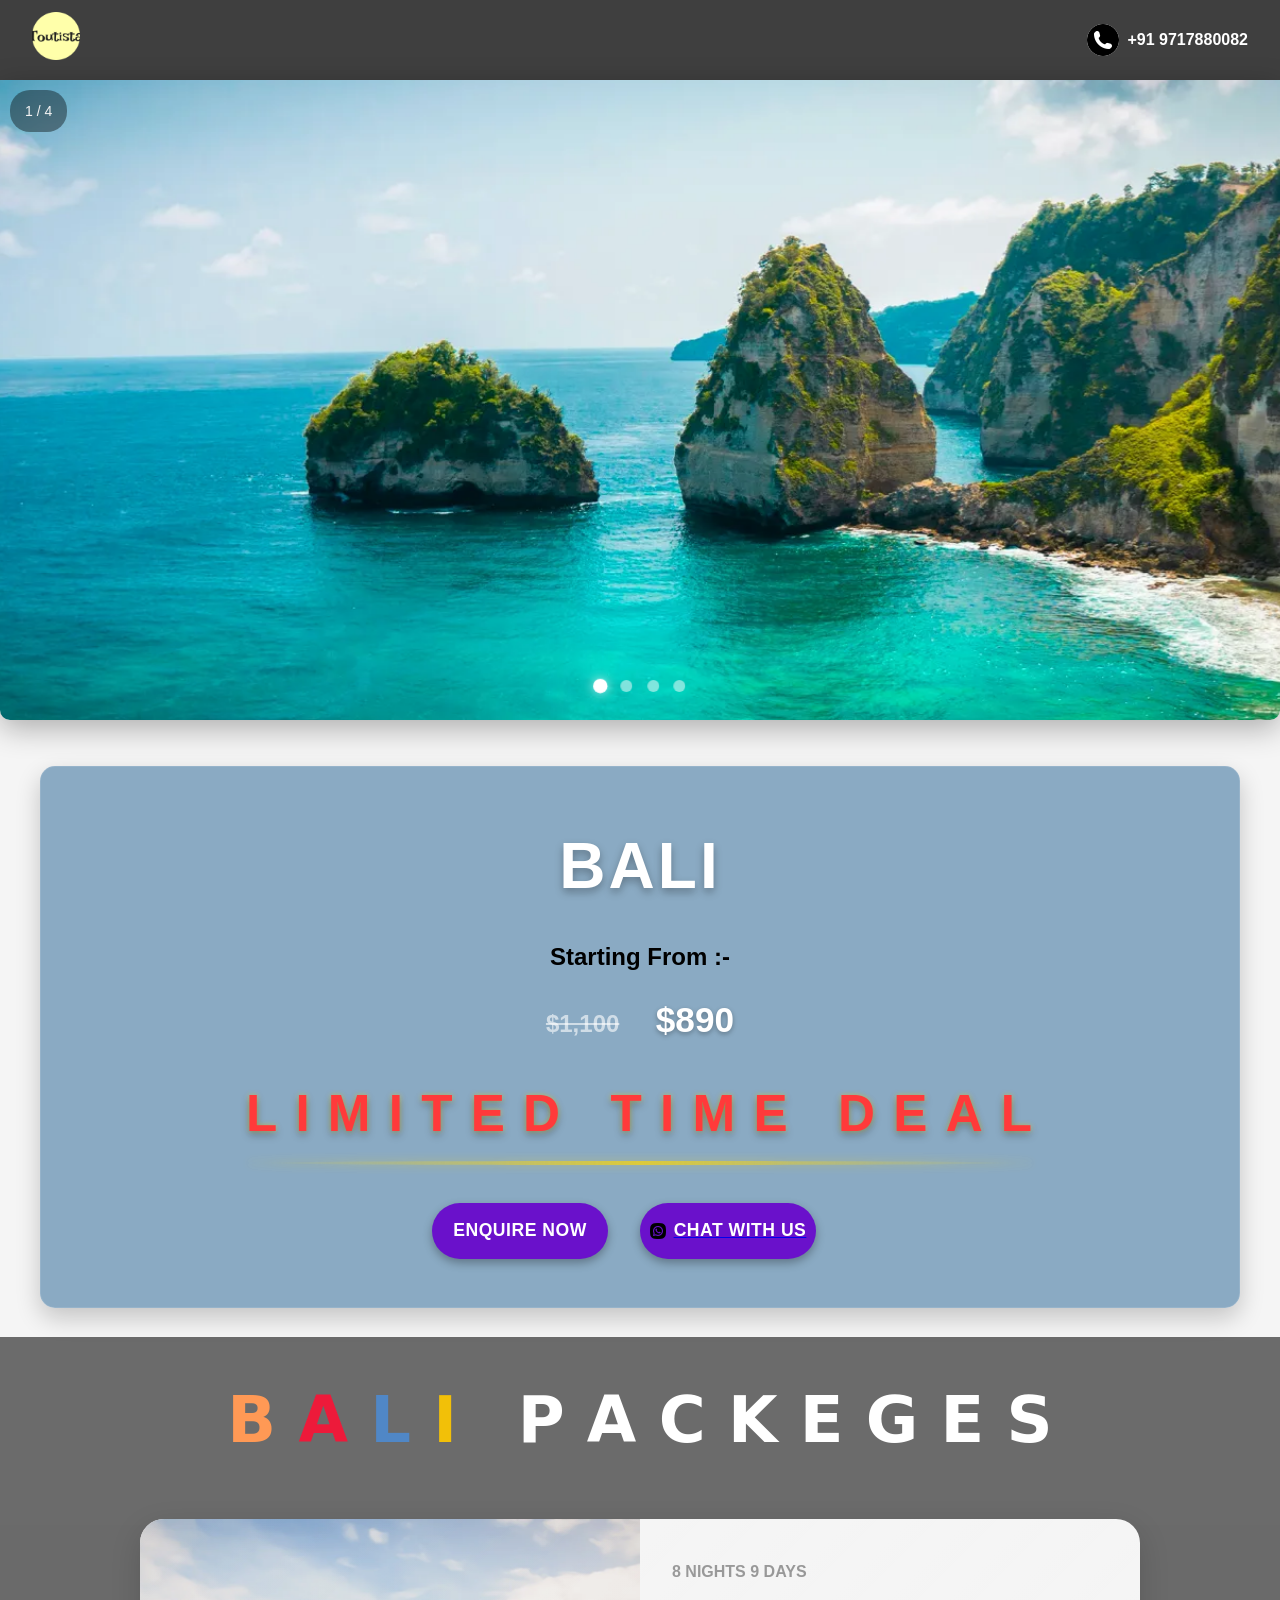
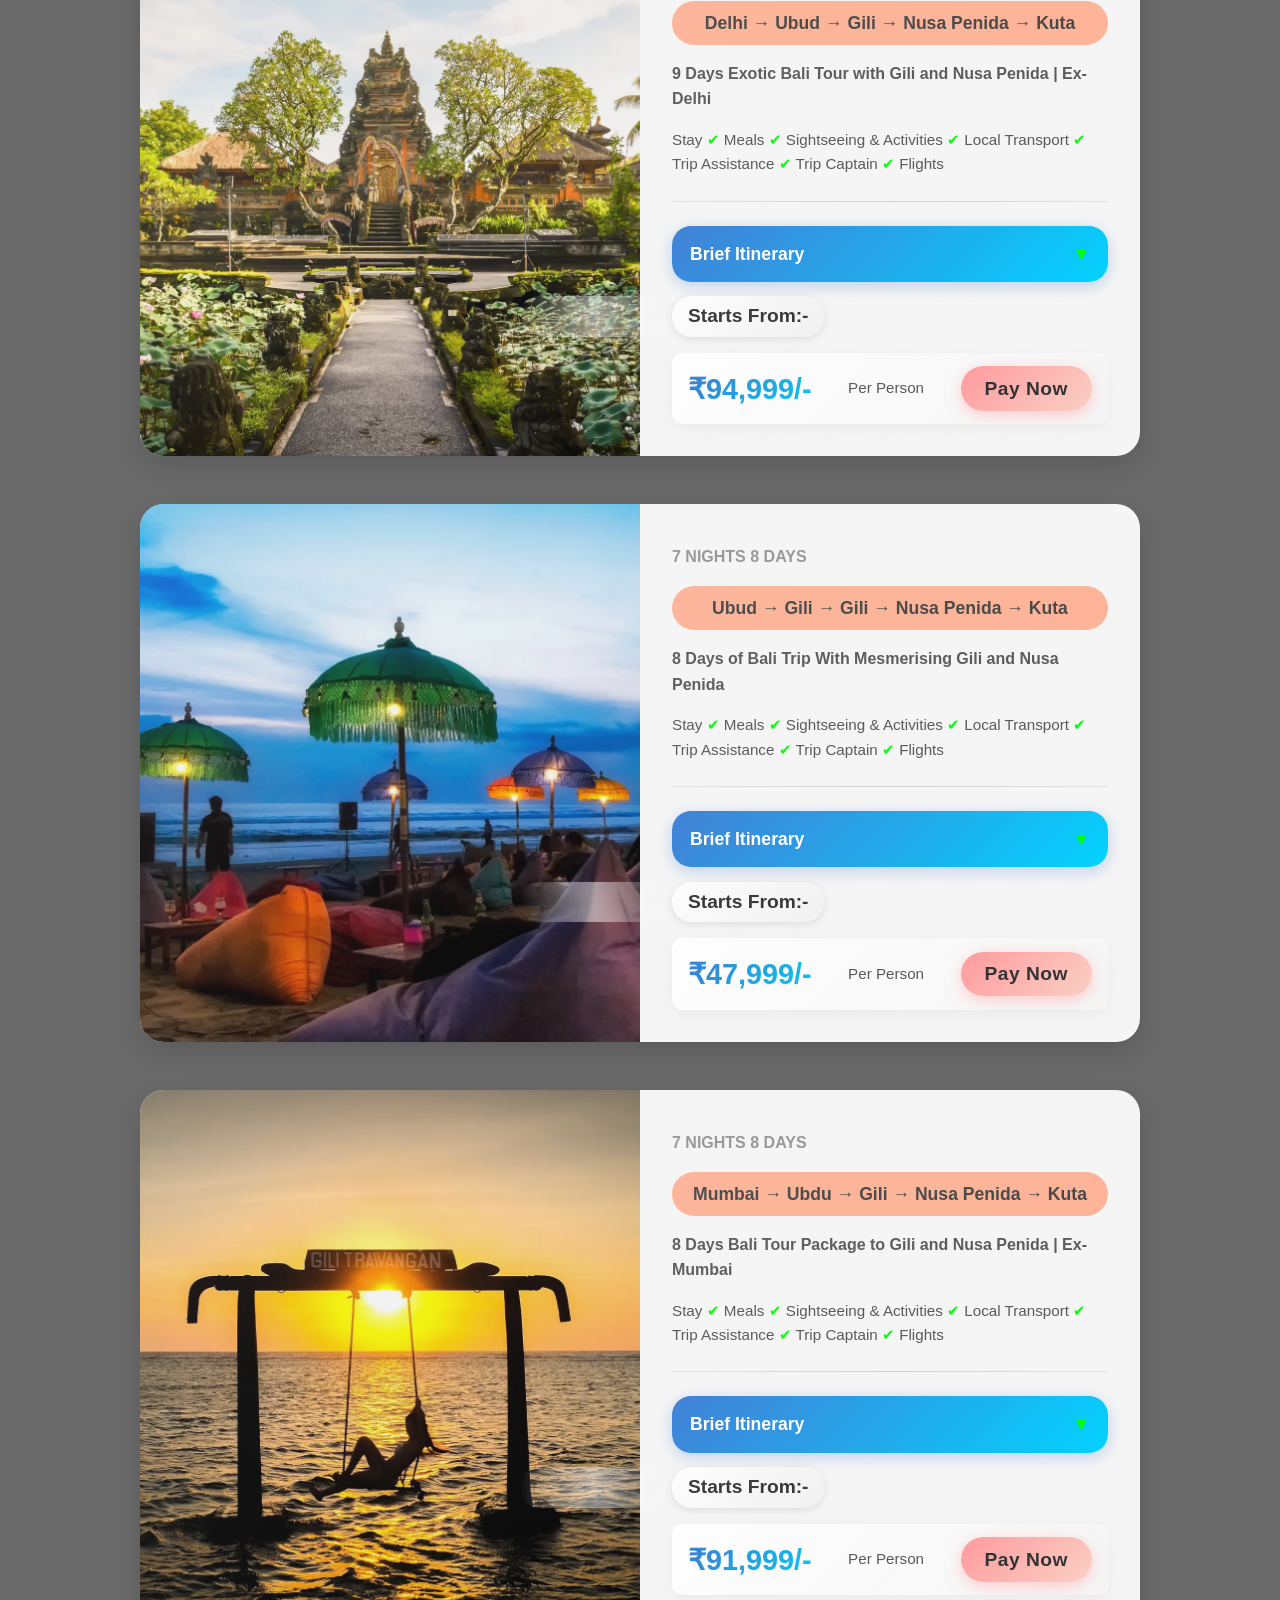
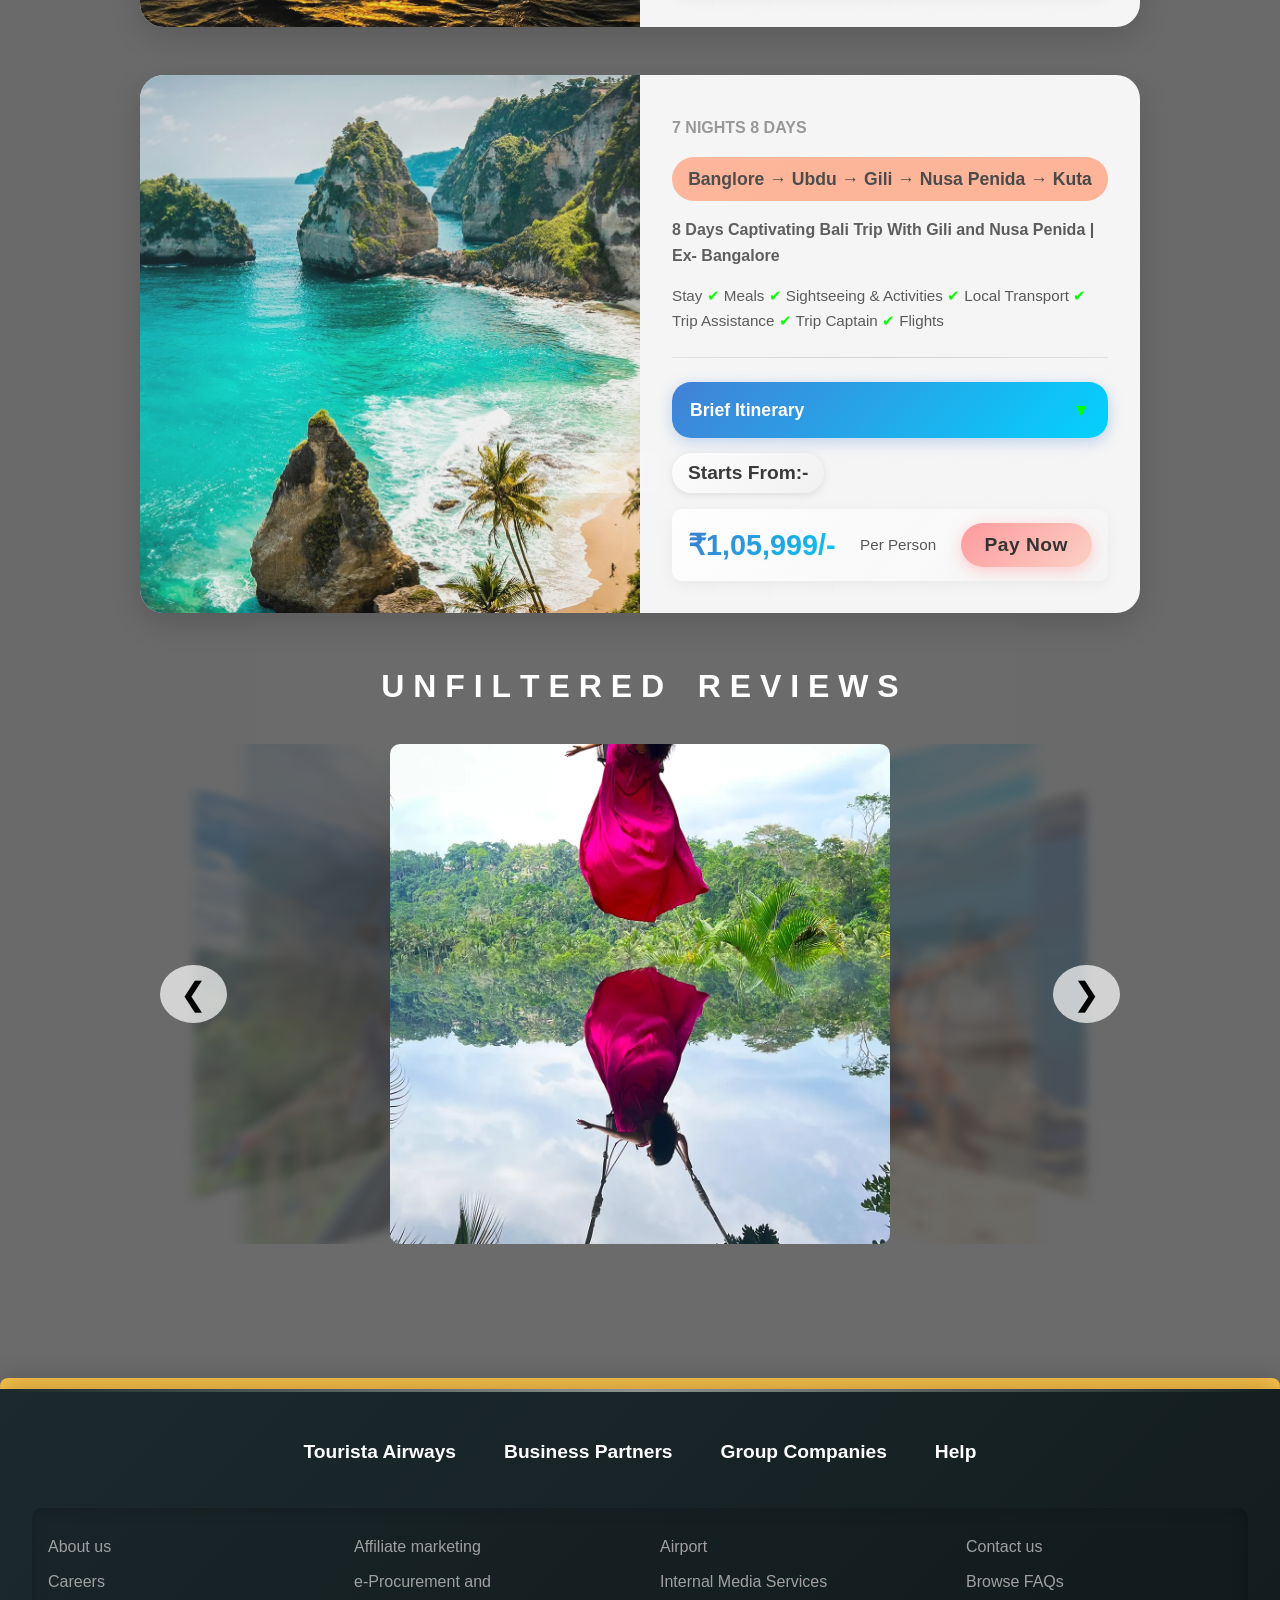
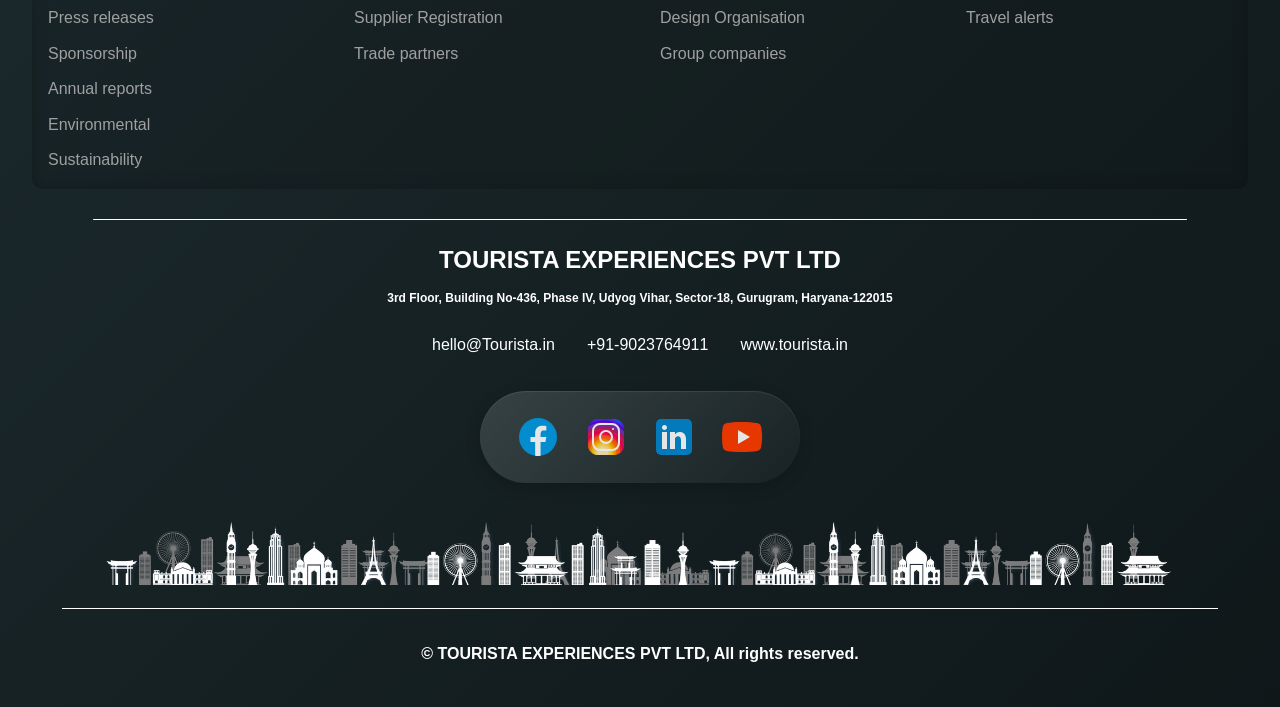
<file: book-now.html>
<!DOCTYPE html>
<html lang="en">
<head>
  <meta charset="UTF-8" />
  <meta name="viewport" content="width=device-width, initial-scale=1.0"/>
  <title>Bali</title>
  <link rel="stylesheet" href="bali.css">
  <link rel="stylesheet" href="https://cdnjs.cloudflare.com/ajax/libs/font-awesome/6.0.0/css/all.min.css">
</head>
<body>
  <nav class="nav-bar">
    <div class="logo">
      <a href="index.html" class="logo-img">
        <img src="favicon.ico" alt="TOURISTA" />
      </a>
      <a href="contact.html" class="call">
        <img src="call2.jpg" alt="Call" />
        <h5>+91 9717880082</h5>
      </a>
    </div>
  </nav>

  <div class="slideshow-container">
    
<div class="mySlides fade">
  <div class="numbertext">1 / 4</div>
  <img src="1 (2).webp">
</div>

<div class="mySlides fade">
  <div class="numbertext">2 / 4</div>
  <img src="2 (3).webp">
</div>

<div class="mySlides fade">
  <div class="numbertext">3 / 4</div>
  <img src="3 (2).webp">
</div>

<div class="mySlides fade">
  <div class="numbertext">4 / 4</div>
  <img src="4 (3).webp">
</div>

<!-- Navigation arrows -->
<a class="prev" onclick="plusSlides(-1)"><i class="fas fa-chevron-left"></i></a>
<a class="next" onclick="plusSlides(1)"><i class="fas fa-chevron-right"></i></a>

<!-- Dots/circles -->
<div class="dots-container">
  <span class="dot" onclick="currentSlide(1)"></span>
  <span class="dot" onclick="currentSlide(2)"></span>
  <span class="dot" onclick="currentSlide(3)"></span>
  <span class="dot" onclick="currentSlide(4)"></span>
</div>

</div>
<br>
<div class="first-box">
  <div class="all">
    <h3>
    BALI    
</h3>
<div class="details">
  <div class="start">
    <p>
      <h2>
        Starting From :-
      </h2>
    </p>
      </div>
       <span class="old-price">
        <h4>
          $1,100
        </h4>
    </span> 
       <span class="new-price">
        <h4>
          $890
        </h4>
       </span>
       <br>
       <div class="jump">
  <span style="--i:1">L</span>
  <span style="--i:2">I</span>
  <span style="--i:3">M</span>
  <span style="--i:4">I</span>
  <span style="--i:5">T</span>
  <span style="--i:6">E</span>
  <span style="--i:7">D</span>

  <span class="space"></span>

  <span style="--i:8">T</span>
  <span style="--i:9">I</span>
  <span style="--i:10">M</span>
  <span style="--i:11">E</span>

  <span class="space"></span>

  <span style="--i:12">D</span>
  <span style="--i:13">E</span>
  <span style="--i:14">A</span>
  <span style="--i:15">L</span>
</div>


<br>
<div class="contact">
  <div class="enqi">
    <button>Enquire Now</button>
  </div>
  <div class="whats">
    <a href="https://web.whatsapp.com/" target="_blank">
    <button>
      <img src="whatsapp_3991652.png" alt="Request a Call Back"style="width:16px; height:16px;">
      Chat With Us
    </button>
  </div>
  </a>
</div>
  </div>
</div>
</div>
<div class="bigg-box">
  <span class="pack">
    <h3>
       <span class="b">B</span> 
       <span class="a">A</span> 
       <span class="l">L</span> 
       <span class="i">I</span> 

       <span class="space"></span>
        <span>P</span>
        <span>A</span>
        <span>C</span>
        <span>K</span>
        <span>E</span>
        <span>G</span>
        <span>E</span>
        <span>S</span> 
    </h3>
  </span>
  <div class="box-container">
    <img src="Ubud.webp" alt="9 Days Exotic Bali Tour with Gili and Nusa Penida | Ex-Delhi">
    <div class="box-content">
      <h4>8 NIGHTS 9 DAYS</h4>
      <div class="small-box">
        <h3>Delhi &#8594; Ubud &#8594; Gili &#8594; Nusa Penida &#8594; Kuta</h3>
      </div>
      <div class="days">
        <h4>9 Days Exotic Bali Tour with Gili and Nusa Penida | Ex-Delhi</h4>
        <div class="small-letter">
          Stay <span>&#10004;</span> Meals <span>&#10004;</span> Sightseeing & Activities <span>&#10004;</span> Local Transport <span>&#10004;</span> Trip Assistance <span>&#10004;</span> Trip Captain <span>&#10004;</span> Flights
          <div class="accordion">
            <div class="accordion-header">
              Brief Itinerary
              <span class="arrow">&#9660;</span>
            </div>
            <div class="accordion-content">
              <ul>
                <li>Day 0: Board Your Flight from Delhi to Bali</li>
                <li>Day 1: Welcome to Bali | Transfer to Ubud. Rest & relax amidst nature.</li>
                <li>Day 2: Swing Over Rice Fields | Thrilling ATV Ride through Ubud's Countryside</li>
                <li>Day 3: Leisure Day in Ubud | Explore temples, waterfalls & rice terraces</li>
                <li>Day 4: Transfer to Gili Trawangan | Sail through the sea to this island paradise</li>
                <li>Day 5: Explore Gili at Leisure | Enjoy beach vibes, snorkelling & sunsets</li>
                <li>Day 6: Ferry to Nusa Penida | Visit Kelingking Beach for a stunning sunset</li>
                <li>Day 7: Sunrise at Diamond Beach | Sunset at Uluwatu Temple & Kecak Dance</li>
                <li>Day 8: Leisure Day in Kuta | Surf, shop, relax or enjoy a Balinese spa</li>
                <li>Day 9: Fly Back to Delhi | Take home your tropical Bali memories!</li>
              </ul>
            </div>
            <div class="from">
              <h5>
                Starts From:-
              </h5>
            </div>
            <div class="price">
              <b>₹94,999/-</b> Per Person
              <button class="pay-now">
                <span>Pay Now</span>
              </button>
</div>

        </div>
      </div>
    </div>
  </div>
  </div>
  <div class="box-container">
    <img src="kuta.webp" alt="9 Days Exotic Bali Tour with Gili and Nusa Penida | Ex-Delhi">
    <div class="box-content">
      <h4>7 NIGHTS 8 DAYS</h4>
      <div class="small-box">
        <h3>Ubud &#8594; Gili &#8594; Gili &#8594; Nusa Penida &#8594; Kuta</h3>
      </div>
      <div class="days">
        <h4>8 Days of Bali Trip With Mesmerising Gili and Nusa Penida</h4>
        <div class="small-letter">
          Stay <span>&#10004;</span> Meals <span>&#10004;</span> Sightseeing & Activities <span>&#10004;</span> Local Transport <span>&#10004;</span> Trip Assistance <span>&#10004;</span> Trip Captain <span>&#10004;</span> Flights
          <div class="accordion">
            <div class="accordion-header">
              Brief Itinerary
              <span class="arrow">&#9660;</span>
            </div>
            <div class="accordion-content">
              <ul>
                <li>Day 1: Welcome to Bali | Transfer to Ubud. Rest & relax amidst nature.</li>
                <li>Day 2: Swing Over Rice Fields| Thrilling ATV Ride through Ubud's Countryside</li>
                <li>Day 3: Leisure Day in Ubud | Explore temples, waterfalls & rice terraces</li>
                <li>Day 4: Transfer to Gili Trawangan| Sail through the sea to this island paradise</li>
                <li>Day 5: Explore Gili at Leisure| Enjoy beach vibes, snorkelling & sunsets</li>
                <li>Day 6: Ferry to Nusa Penida| Visit Kelingking Beach for a stunning sunset</li>
                <li>Day 7: Sunrise at Diamond Beach| Sunset at Uluwatu Temple & Kecak Dance</li>
                <li>Day 8: Leisure Day in Kuta| Surf, shop, relax or enjoy a Balinese spa</li>
                <li>Day 9: Fly Back to Home| Take your tropical Bali memories!</li>
              </ul>
            </div>
            <div class="from">
              <h5>
                Starts From:-
              </h5>
            </div>
            <div class="price">
              <b>₹47,999/-</b> Per Person
              <button class="pay-now">
                <span>Pay Now</span>
              </button>
</div>
</div>
</div>
</div>
</div>
</div>

<div class="box-container">
    <img src="Gili.webp" alt="9 Days Exotic Bali Tour with Gili and Nusa Penida | Ex-Delhi">
    <div class="box-content">
      <h4>7 NIGHTS 8 DAYS</h4>
      <div class="small-box">
        <h3>Mumbai &#8594; Ubdu &#8594; Gili &#8594; Nusa Penida &#8594; Kuta</h3>
      </div>
      <div class="days">
        <h4>8 Days Bali Tour Package to Gili and Nusa Penida | Ex-Mumbai</h4>
        <div class="small-letter">
          Stay <span>&#10004;</span> Meals <span>&#10004;</span> Sightseeing & Activities <span>&#10004;</span> Local Transport <span>&#10004;</span> Trip Assistance <span>&#10004;</span> Trip Captain <span>&#10004;</span> Flights
          <div class="accordion">
            <div class="accordion-header">
              Brief Itinerary
              <span class="arrow">&#9660;</span>
            </div>
            <div class="accordion-content">
              <ul>
                <li>Day 0: Board Your Flight from Mumbai to Bali</li>
                <li>Day 1: Welcome to Bali | Transfer to Ubud. Rest & relax amidst nature.</li>
                <li>Day 2: Swing Over Rice Fields| Thrilling ATV Ride through Ubud’s Countryside</li>
                <li>Day 3: Leisure Day in Ubud | Explore temples, waterfalls & rice terraces</li>
                <li>Day 4: Transfer to Gili Trawangan| Sail through the sea to this island paradise</li>
                <li>Day 5: Explore Gili at Leisure| Enjoy beach vibes, snorkelling & sunsets</li>
                <li>Day 6: Ferry to Nusa Penida| Visit Kelingking Beach for a stunning sunset</li>
                <li>Day 7: Sunrise at Diamond Beach| Sunset at Uluwatu Temple & Kecak Dance</li>
                <li>Day 8: Leisure Day in Kuta| Surf, shop, relax or enjoy a Balinese spa</li>
                <li>Day 9: Fly Back to Mumbai| Take home your tropical Bali memories!</li>
              </ul>
            </div>
            <div class="from">
              <h5>
                Starts From:-
              </h5>
            </div>
            <div class="price">
              <b>₹91,999/-</b> Per Person
              <button class="pay-now">
                <span>Pay Now</span>
              </button>
</div>
</div>
</div>
</div>
</div>
</div>


<div class="box-container">
    <img src="Nusa-penida.webp" alt="9 Days Exotic Bali Tour with Gili and Nusa Penida | Ex-Delhi">
    <div class="box-content">
      <h4>7 NIGHTS 8 DAYS</h4>
      <div class="small-box">
        <h3>Banglore &#8594; Ubdu &#8594; Gili &#8594; Nusa Penida &#8594; Kuta</h3>
      </div>
      <div class="days">
        <h4>8 Days Captivating Bali Trip With Gili and Nusa Penida | Ex- Bangalore</h4>
        <div class="small-letter">
          Stay <span>&#10004;</span> Meals <span>&#10004;</span> Sightseeing & Activities <span>&#10004;</span> Local Transport <span>&#10004;</span> Trip Assistance <span>&#10004;</span> Trip Captain <span>&#10004;</span> Flights
          <div class="accordion">
            <div class="accordion-header">
              Brief Itinerary
              <span class="arrow">&#9660;</span>
            </div>
            <div class="accordion-content">
              <ul>
                <li>Day 0: Board Your Flight from Banglore to Bali</li>
                <li>Day 1: Welcome to Bali | Transfer to Ubud. Rest & relax amidst nature.</li>
                <li>Day 2: Swing Over Rice Fields| Thrilling ATV Ride through Ubud’s Countryside</li>
                <li>Day 3: Leisure Day in Ubud | Explore temples, waterfalls & rice terraces</li>
                <li>Day 4: Transfer to Gili Trawangan| Sail through the sea to this island paradise</li>
                <li>Day 5: Explore Gili at Leisure| Enjoy beach vibes, snorkelling & sunsets</li>
                <li>Day 6: Ferry to Nusa Penida| Visit Kelingking Beach for a stunning sunset</li>
                <li>Day 7: Sunrise at Diamond Beach| Sunset at Uluwatu Temple & Kecak Dance</li>
                <li>Day 8: Leisure Day in Kuta| Surf, shop, relax or enjoy a Balinese spa</li>
                <li>Day 9: Fly Back to Banglore| Take home your tropical Bali memories!</li>
              </ul>
            </div>
            <div class="from">
              <h5>
                Starts From:-
              </h5>
            </div>
            <div class="price">
              <b>₹1,05,999/-</b> Per Person
              <button class="pay-now">
                <span>Pay Now</span>
              </button>
</div>
</div>
</div>
</div>
</div>
</div>
<div class="hr"></div>
<h1 class="un">
    <span class="letter">U</span>
    <span class="letter">N</span>
    <span class="letter">F</span>
    <span class="letter">I</span>
    <span class="letter">L</span>
    <span class="letter">T</span>
    <span class="letter">E</span>
    <span class="letter">R</span>
    <span class="letter">E</span>
    <span class="letter">D</span>
    <span class="space"></span>
    <span class="letter">R</span>
    <span class="letter">E</span>
    <span class="letter">V</span>
    <span class="letter">I</span>
    <span class="letter">E</span>
    <span class="letter">W</span>
    <span class="letter">S</span>
  </h1>
<div class="slider">
  <div id="item1" class="item"></div>
  <div id="item2" class="item"></div>
  <div id="item3" class="item"></div>
  <div id="item4" class="item"></div>
  <div id="item5" class="item"></div>
  <div id="item6" class="item"></div>
  <div id="item7" class="item"></div>
  <div id="item8" class="item"></div>

  <button id="prev">&#10094;</button>
  <button id="next">&#10095;</button>
</div>
</div>
<div class="luna"></div>
<div class="kop"></div>
<div class="footer">
  <div class="trip-heads">
    <ul>
      <li>Tourista Airways</li>
      <li>Business Partners</li>
      <li>Group Companies</li>
      <li>Help</li>
    </ul>
  </div>

  <div class="footer-columns">
    <div class="tourista-content">
      <ul>
        <li>
          <a href="#">About us</a>
        </li>
        <li>
          <a href="#">Careers</a>
        </li>
        <li>
          <a href="#">Press releases</a>
        </li>
        <li>
          <a href="#">Sponsorship</a>
        </li>
        <li>
          <a href="#">Annual reports</a>
        </li>
        <li>
          <a href="#">Environmental</a>
        </li>
        <li>
          <a href="#">Sustainability</a>
        </li>
      </ul>
    </div>

    <div class="bussiness-content">
      <ul>
        <li>
          <a href="#">Affiliate marketing</a>
        </li>
        <li>
          <a href="#">e-Procurement and</a>
        </li>
        <li>
          <a href="#">Supplier Registration</a>
        </li>
        <li>
          <a href="#">Trade partners</a>
        </li>
      </ul>
    </div>

    <div class="group-companies">
      <ul>
        <li>
          <a href="#">Airport</a>
        </li>
        <li>
          <a href="#">Internal Media Services</a>
        </li>
        <li>
          <a href="#">Design Organisation</a>
        </li>
        <li>
          <a href="#">Group companies</a>
        </li>
      </ul>
    </div>
    <div class="help">
      <ul>
        <li>
          <a href="#">Contact us</a>
        </li>
        <li>
          <a href="#">Browse FAQs</a>
        </li>
        <li>
          <a href="#">Travel alerts</a>
        </li>
      </ul>
    </div>
  </div>
  <div class="space2"></div>
  <div class="pvt">
    <h3>
      TOURISTA EXPERIENCES PVT LTD
    </h3>
  </div>
  <div class="adress">
    <h5>
      3rd Floor, Building No-436, Phase IV, Udyog Vihar, Sector-18, Gurugram, Haryana-122015
    </h5>
  </div>
  <div class="milo">
    <ul>
      <li>hello@Tourista.in</li>
      <li>+91-9023764911</li>
      <li>www.tourista.in</li>
    </ul>
  </div>
  <div class="social">
    <a href="https://www.facebook.com/" target="_blank"><img src="facebook.svg" alt="#"></a>
    <a href="https://www.instagram.com/accounts/login/?hl=en" target="_blank"><img src="instagram.svg" alt="#"></a>
    <a href="https://www.linkedin.com/login" target="_blank"><img src="linkedin.svg" alt="#"></a>
    <a href="https://www.youtube.com/" target="_blank"><img src="youtube.svg" alt=""></a>
  </div>
  <div class="footer-desktop">
    <img src="footer-desktop.png" alt="#">
    <div class="space3"></div>
  </div>
  <div class="end">
    <h5>
      © TOURISTA EXPERIENCES PVT LTD, All rights reserved.
    </h5>
  </div>
</div>


<script>
let slideIndex = 1;
showSlides(slideIndex);

// Auto slideshow
let slideInterval = setInterval(function() {
  plusSlides(1);
}, 5000);

// Next/previous controls
function plusSlides(n) {
  showSlides(slideIndex += n);
  // Reset interval when manually changing slides
  clearInterval(slideInterval);
  slideInterval = setInterval(function() {
    plusSlides(1);
  }, 5000);
}

// Thumbnail image controls
function currentSlide(n) {
  showSlides(slideIndex = n);
  // Reset interval when manually changing slides
  clearInterval(slideInterval);
  slideInterval = setInterval(function() {
    plusSlides(1);
  }, 5000);
}

function showSlides(n) {
  let i;
  let slides = document.getElementsByClassName("mySlides");
  let dots = document.getElementsByClassName("dot");
  
  if (n > slides.length) {slideIndex = 1}
  if (n < 1) {slideIndex = slides.length}
  
  for (i = 0; i < slides.length; i++) {
    slides[i].style.display = "none";
  }
  
  for (i = 0; i < dots.length; i++) {
    dots[i].className = dots[i].className.replace(" active-dot", "");
  }
  
  slides[slideIndex-1].style.display = "block";
  dots[slideIndex-1].className += " active-dot";
}


 const accordionHeaders = document.querySelectorAll('.accordion-header');

  accordionHeaders.forEach(header => {
    header.addEventListener('click', () => {
      header.classList.toggle('active');
      const content = header.nextElementSibling;
      content.classList.toggle('open');
    });
  });


  const items = document.querySelectorAll('.slider .item');
const next = document.getElementById('next');
const prev = document.getElementById('prev');

let active = 3;

function loadShow() {
  items.forEach(item => item.classList.remove('active'));
  items[active].classList.add('active');

  let stt = 0;

  items[active].style.transform = 'none';
  items[active].style.zIndex = 1;
  items[active].style.filter = 'none';
  items[active].style.opacity = 1;

  stt = 0;
  for (let i = active + 1; i < items.length; i++) {
    stt++;
    items[i].style.transform = `translateX(${120 * stt}px) scale(${1 - 0.2 * stt}) perspective(16px) rotateY(-1deg)`;
    items[i].style.zIndex = -stt;
    items[i].style.filter = 'blur(5px)';
    items[i].style.opacity = stt > 2 ? 0 : 0.6;
  }

  stt = 0;
  for (let i = active - 1; i >= 0; i--) {
    stt++;
    items[i].style.transform = `translateX(${-120 * stt}px) scale(${1 - 0.2 * stt}) perspective(16px) rotateY(1deg)`;
    items[i].style.zIndex = -stt;
    items[i].style.filter = 'blur(5px)';
    items[i].style.opacity = stt > 2 ? 0 : 0.6;
  }
}

loadShow();

next.onclick = function () {
  active = (active + 1) % items.length; 
  loadShow();
};

prev.onclick = function () {
  active = (active - 1 + items.length) % items.length; 
  loadShow();
};
  </script>
</body>
</html>
</file>
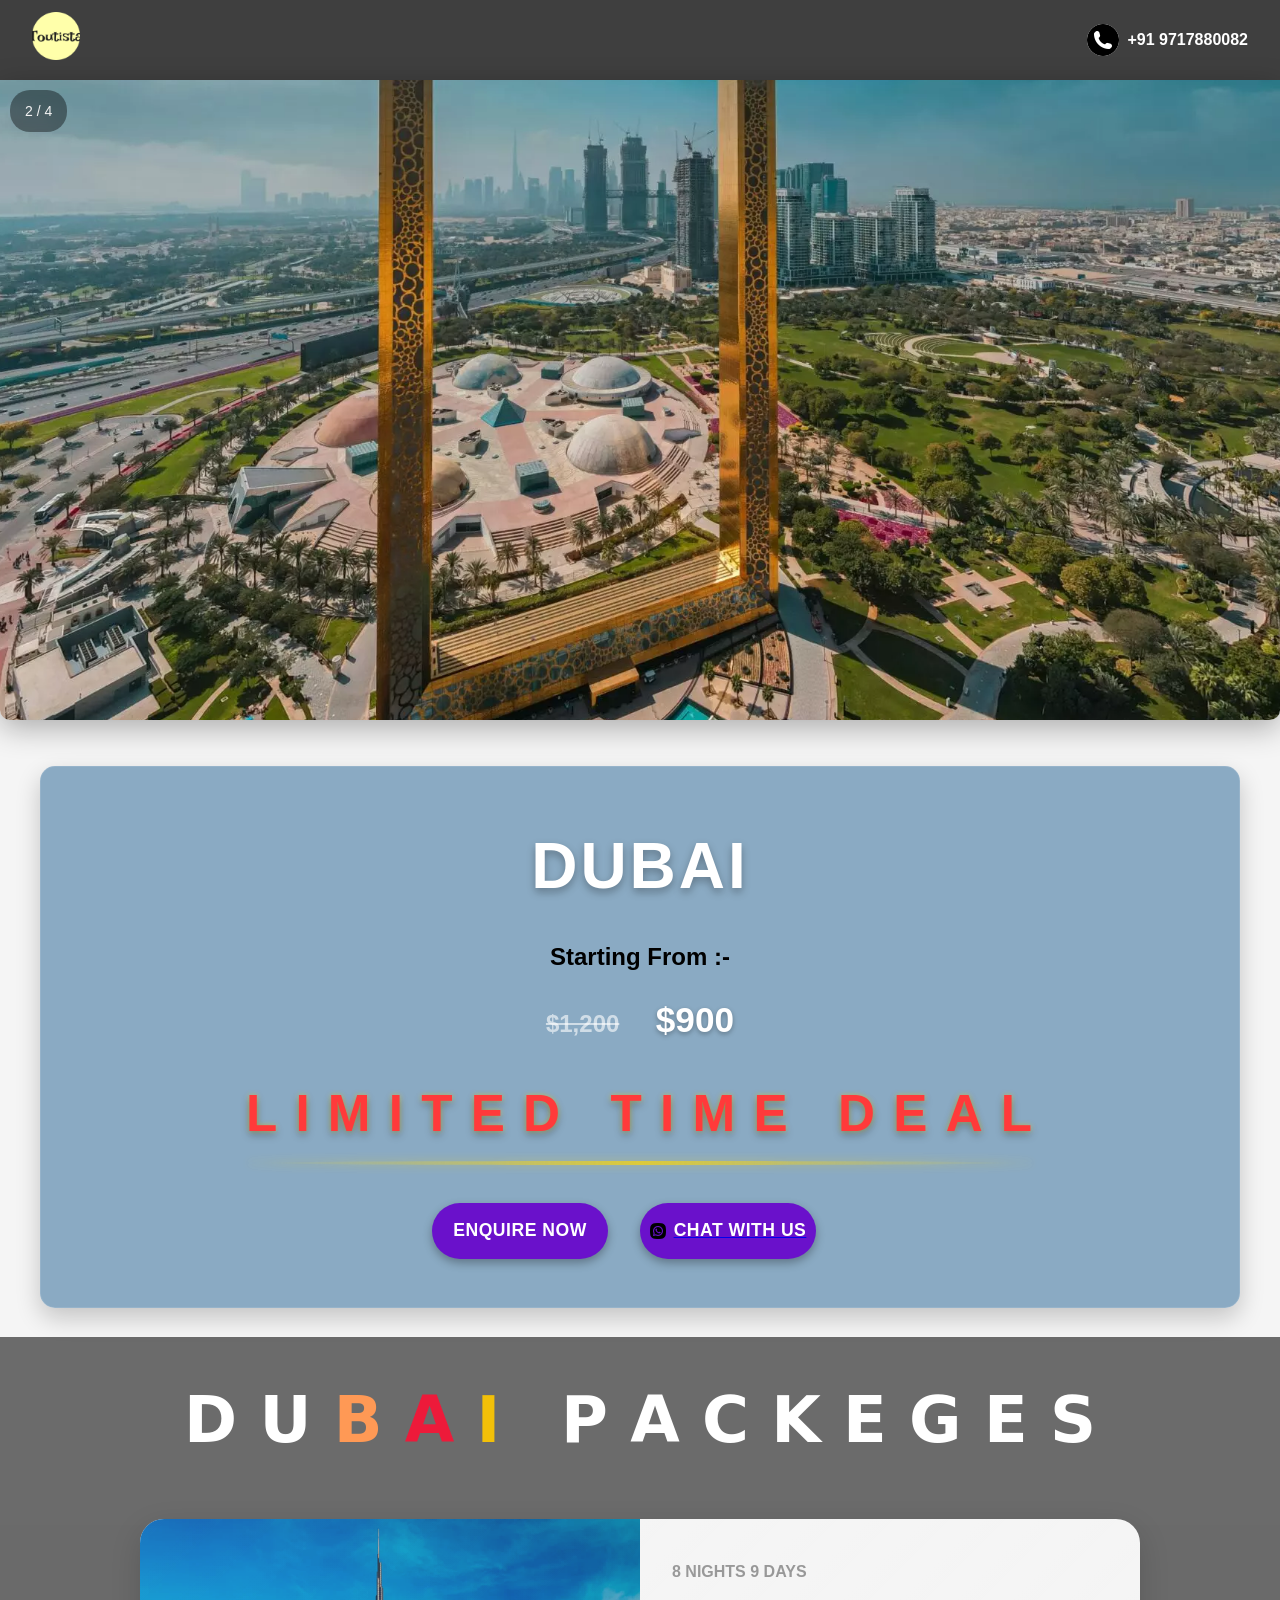
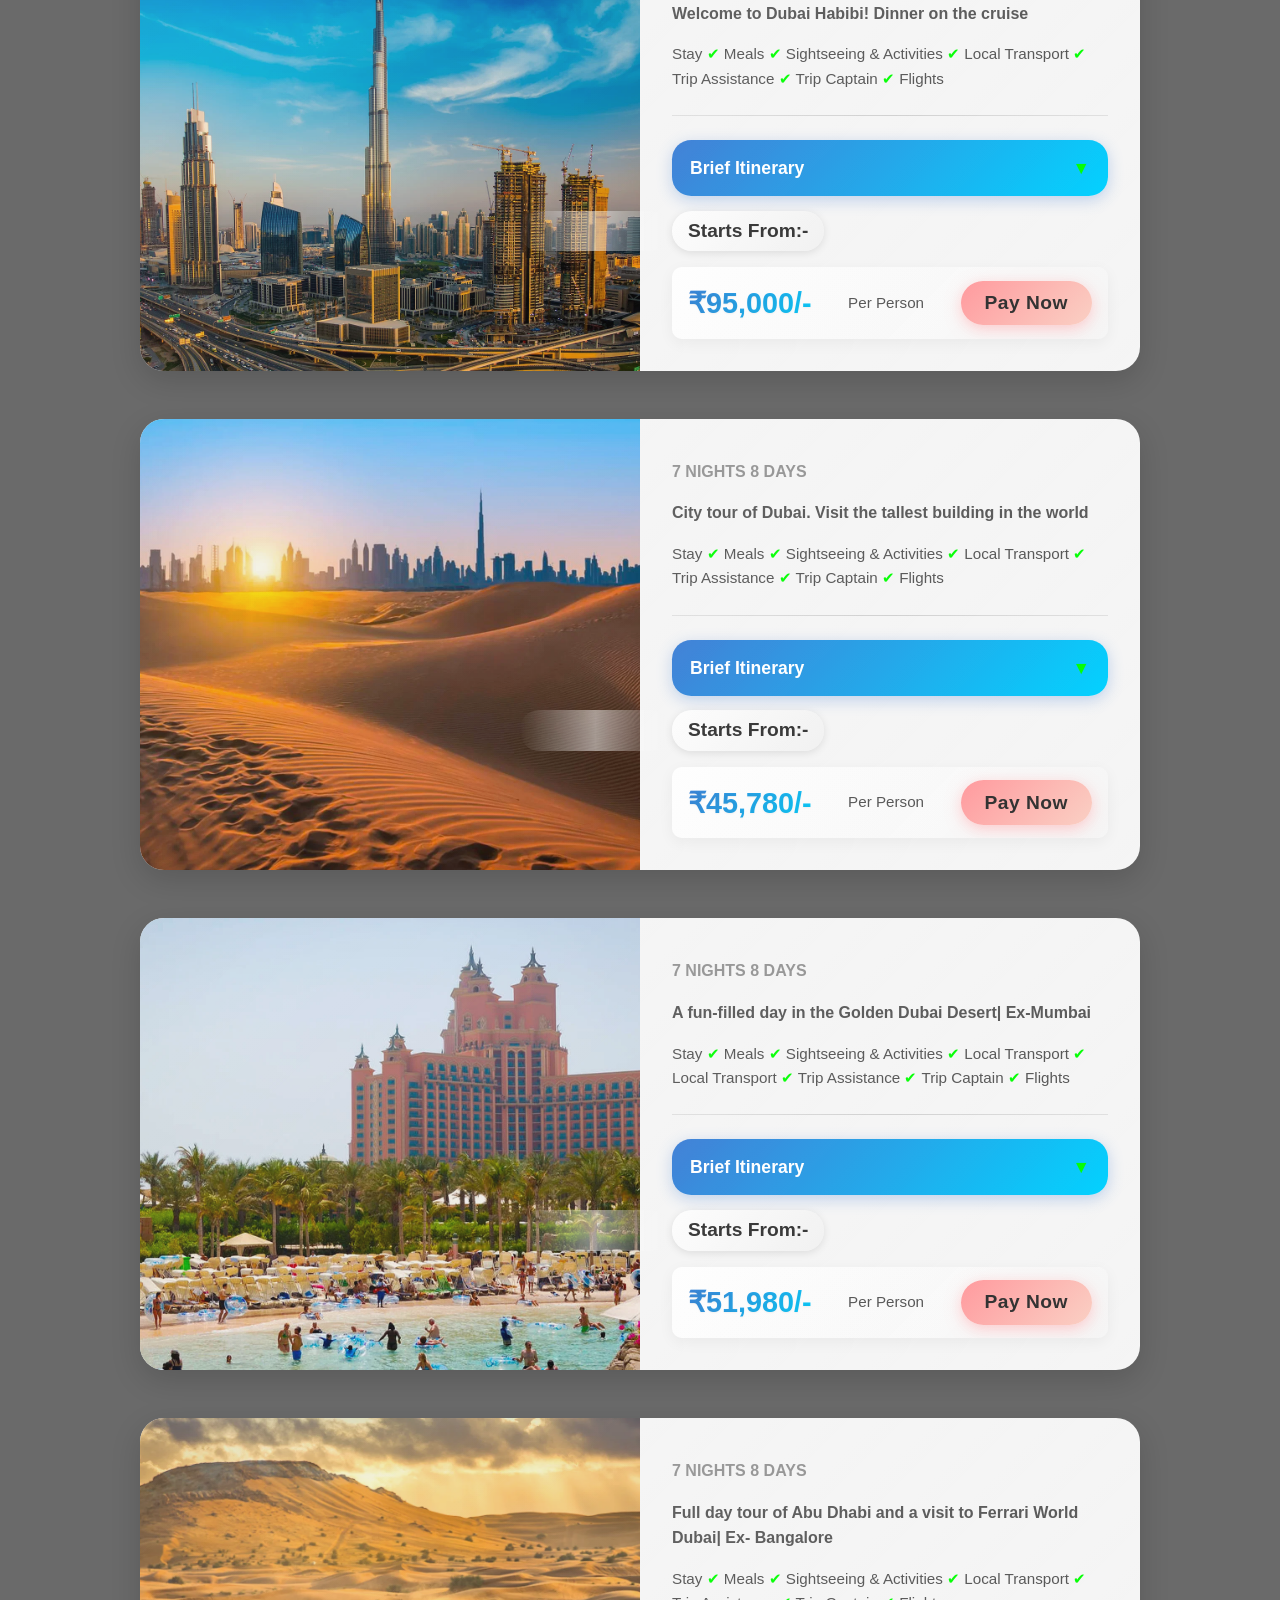
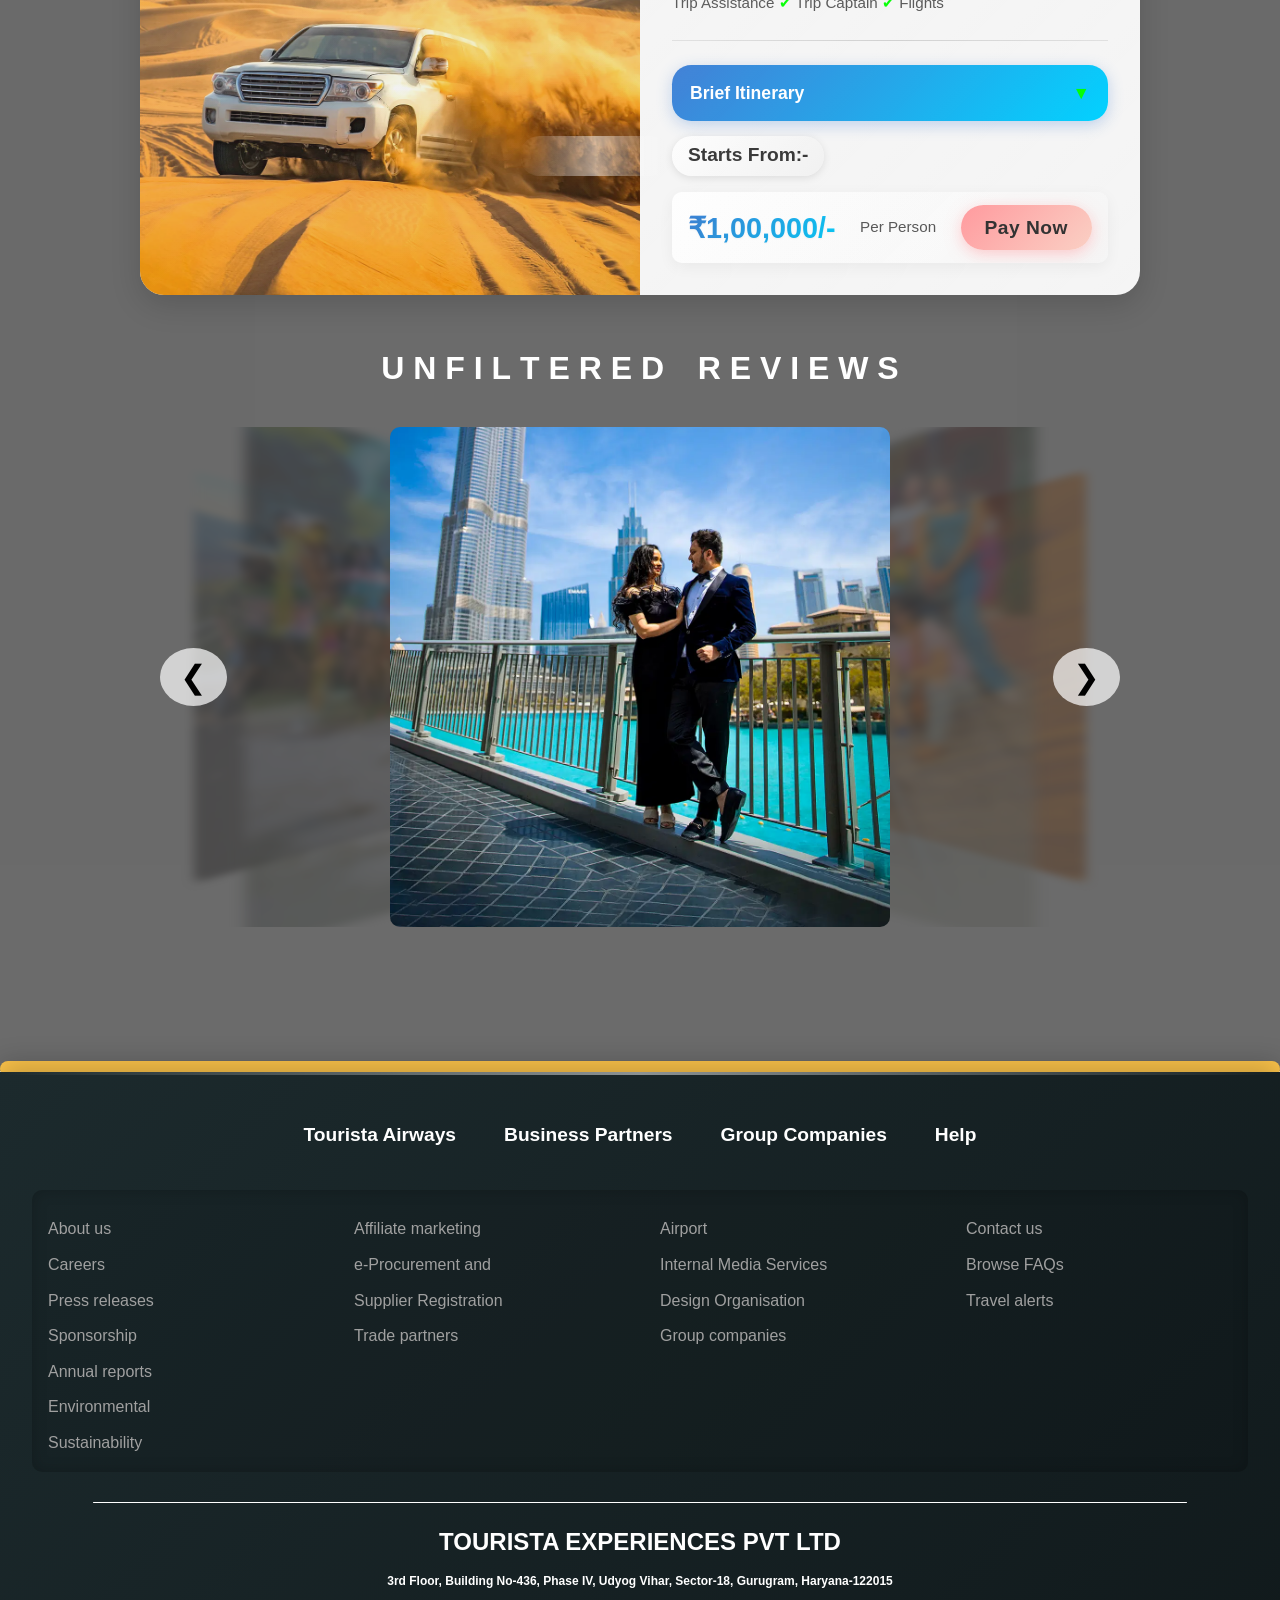
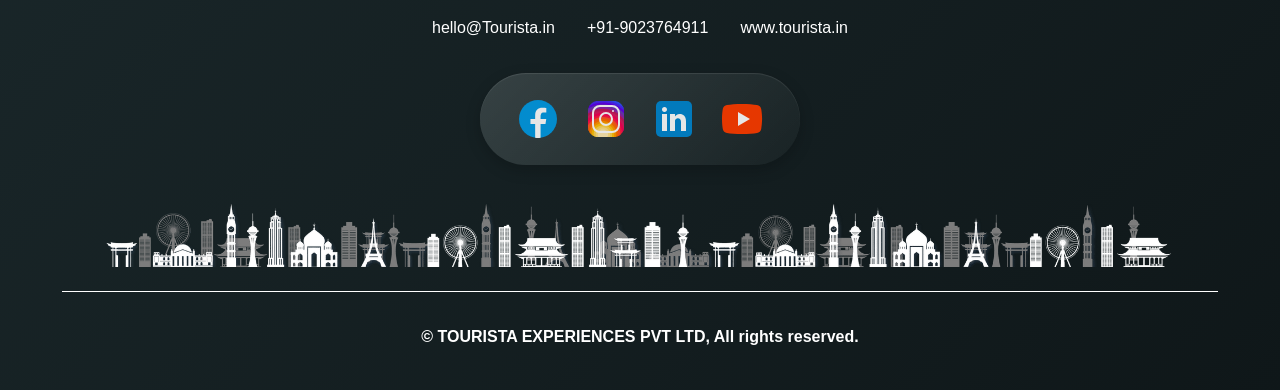
<file: book-now2.html>
<!DOCTYPE html>
<html lang="en">
<head>
    <meta charset="UTF-8">
    <meta name="viewport" content="width=device-width, initial-scale=1.0">
    <title>Dubai</title>
    <link rel="stylesheet" href="dubai.css"/>
</head>
<body>
  <nav class="nav-bar">
    <div class="logo">
      <a href="index.html" class="logo-img">
        <img src="favicon.ico" alt="TOURISTA" />
      </a>
      <a href="contact.html" class="call">
        <img src="call2.jpg" alt="Call" />
        <h5>+91 9717880082</h5>
      </a>
    </div>
  </nav>

  <div class="slideshow-container">
    
<div class="mySlides fade">
  <div class="numbertext">1 / 4</div>
  <img src="dubai1.jpg" style="width:100%">
</div>

<div class="mySlides fade">
  <div class="numbertext">2 / 4</div>
  <img src="dubai2.webp" style="width:100%">
</div>

<div class="mySlides fade">
  <div class="numbertext">3 / 4</div>
  <img src="dubai3.jpg" style="width:100%">

</div>

<div class="mySlides fade">
  <div class="numbertext">4 / 4</div>
  <img src="dubai4.jpg" style="width:100%">
</div>

</div>
<br>
<div class="first-box">
  <div class="all">
    <h3>
    DUBAI   
</h3>
<div class="details">
  <div class="start">
    <p>
      <h2>
        Starting From :-
      </h2>
    </p>
      </div>
       <span class="old-price">
        <h4>
          $1,200
        </h4>
    </span> 
       <span class="new-price">
        <h4>
          $900
        </h4>
       </span>
       <br>
       <div class="jump">
  <span style="--i:1">L</span>
  <span style="--i:2">I</span>
  <span style="--i:3">M</span>
  <span style="--i:4">I</span>
  <span style="--i:5">T</span>
  <span style="--i:6">E</span>
  <span style="--i:7">D</span>

  <span class="space"></span>

  <span style="--i:8">T</span>
  <span style="--i:9">I</span>
  <span style="--i:10">M</span>
  <span style="--i:11">E</span>

  <span class="space"></span>

  <span style="--i:12">D</span>
  <span style="--i:13">E</span>
  <span style="--i:14">A</span>
  <span style="--i:15">L</span>
</div>


<br>
<div class="contact">
  <div class="enqi">
    <button>Enquire Now</button>
  </div>
  <div class="whats">
    <a href="https://web.whatsapp.com/" target="_blank">
    <button>
      <img src="whatsapp_3991652.png" alt="Request a Call Back"style="width:16px; height:16px;">
      Chat With Us
    </button>
  </div>
  </a>
</div>
  </div>
</div>
</div>
<div class="bigg-box">
  <span class="pack">
    <h3>
       <span class="d">D</span> 
       <span class="u">U</span> 
       <span class="b">B</span> 
       <span class="a">A</span> 
       <span class="i">I</span> 
       <span class="space"></span>
        <span>P</span>
        <span>A</span>
        <span>C</span>
        <span>K</span>
        <span>E</span>
        <span>G</span>
        <span>E</span>
        <span>S</span> 
    </h3>
  </span>
  <div class="box-container">
    <img src="burj-khalifa-dubai.webp" alt="9 Days Exotic Bali Tour with Gili and Nusa Penida | Ex-Delhi">
    <div class="box-content">
      <h4>8 NIGHTS 9 DAYS</h4>
      <div class="small-box">
      </div>
      <div class="days">
        <h4>Welcome to Dubai Habibi! Dinner on the cruise</h4>
        <div class="small-letter">
          Stay <span>&#10004;</span> Meals <span>&#10004;</span> Sightseeing & Activities <span>&#10004;</span> Local Transport <span>&#10004;</span> Trip Assistance <span>&#10004;</span> Trip Captain <span>&#10004;</span> Flights
          <div class="accordion">
            <div class="accordion-header">
              Brief Itinerary
              <span class="arrow">&#9660;</span>
            </div>
            <div class="accordion-content">
              <ul>
                <li>Day 0: Board Your Flight from Delhi to Dubai</li>
                <li>Day 1: Welcome to Dubai | Transfer to Ubud. Rest & relax amidst nature.</li>
                <li>Day 2: Arrive at the airport and head directly to the hotel.</li>
                <li>Day 3: Check-in and relax for the day.</li>
                <li>Day 4: In the evening, get ready for dinner on the exquisite Dhow Cruise.</li>
                <li>Day 5: As you sail through the water, you'll be enjoying a plethora of tempting delicacies and a view of the city.</li>
                <li>Day 6: Head back to the hotel for an overnight stay.</li>
                <li>Day 7: Fly Back to Delhi | Take home your tropical Dubai memories!</li>
              </ul>
            </div>
            <div class="from">
              <h5>
                Starts From:-
              </h5>
            </div>
            <div class="price">
              <b>₹95,000/-</b> Per Person
              <button class="pay-now">
                <span>Pay Now</span>
              </button>
</div>

        </div>
      </div>
    </div>
  </div>
  </div>
  <div class="box-container">
    <img src="golden-dessert-dubai.webp" alt="9 Days Exotic Bali Tour with Gili and Nusa Penida | Ex-Delhi">
    <div class="box-content">
      <h4>7 NIGHTS 8 DAYS</h4>
      <div class="small-box">
      </div>
      <div class="days">
        <h4>City tour of Dubai. Visit the tallest building in the world</h4>
        <div class="small-letter">
          Stay <span>&#10004;</span> Meals <span>&#10004;</span> Sightseeing & Activities <span>&#10004;</span> Local Transport <span>&#10004;</span> Trip Assistance <span>&#10004;</span> Trip Captain <span>&#10004;</span> Flights
          <div class="accordion">
            <div class="accordion-header">
              Brief Itinerary
              <span class="arrow">&#9660;</span>
            </div>
            <div class="accordion-content">
              <ul>
                <li>Day 1: Welcome to Dubai.</li>
                <li>Day 2: Wake-up, relish your hearty breakfast and head out to explore the wonders of the city of gold, Dubai.</li>
                <li>Day 3: First, we will be taking a tour of the local wonders of Dubai to witness and experience Arabian culture!</li>
                <li>Day 4: The highlight of your day will be a visit to the extraordinary Dubai Burj Khalifa. Where you will be getting the views of the city from a magnificent angle.</li>
                <li>Day 5: Our next stop will be Dubai Mall, the largest and the most unique shopping mall! One of the most fascinating things to do here is to explore Dubai Aquarium and the Underwater Zoo.</li>
                <li>Day 6: Head back to your hotel for the night.</li>
                <li>Day 7: Fly Back to Home| Take your tropical Dubai memories!</li>
              </ul>
            </div>
            <div class="from">
              <h5>
                Starts From:-
              </h5>
            </div>
            <div class="price">
              <b>₹45,780/-</b> Per Person
              <button class="pay-now">
                <span>Pay Now</span>
              </button>
</div>
</div>
</div>
</div>
</div>
</div>

<div class="box-container">
    <img src="aquaventure-waterpark.webp" alt="9 Days Exotic Bali Tour with Gili and Nusa Penida | Ex-Delhi">
    <div class="box-content">
      <h4>7 NIGHTS 8 DAYS</h4>
      <div class="small-box">
      </div>
      <div class="days">
        <h4>A fun-filled day in the Golden Dubai Desert| Ex-Mumbai</h4>
        <div class="small-letter">
          Stay <span>&#10004;</span> Meals <span>&#10004;</span> Sightseeing & Activities <span>&#10004;</span> Local Transport <span>&#10004;</span> Local Transport <span>&#10004;</span> Trip Assistance <span>&#10004;</span> Trip Captain <span>&#10004;</span> Flights
          <div class="accordion">
            <div class="accordion-header">
              Brief Itinerary
              <span class="arrow">&#9660;</span>
            </div>
            <div class="accordion-content">
              <ul>
                <li>Day 0: Board Your Flight from Mumbai to Bali</li>
                <li>Day 1: Today we will be visiting the Dolphinarium and the Arabian Desert.</li>
                <li>Day 2: After having your breakfast, get ready and head out for an adventure filled day.</li>
                <li>Day 3: The first stop for the day will be the Dolphinarium. This is where you will get the ultimate experience of Dolphins singing, dancing and jumping.</li>
                <li>Day 4: The next stop will be the Dubai Desert. Here you will indulge in many thrilling desert activities along with a sizzling BBQ dinner under the stars.</li>
                <li>Day 5: Head to your hotel for the night.</li>
                <li>Day 6: Fly Back to Mumbai| Take home your tropical Dubai memories!</li>
              </ul>
            </div>
            <div class="from">
              <h5>
                Starts From:-
              </h5>
            </div>
            <div class="price">
              <b>₹51,980/-</b> Per Person
              <button class="pay-now">
                <span>Pay Now</span>
              </button>
</div>
</div>
</div>
</div>
</div>
</div>


<div class="box-container">
    <img src="desert-safari-dubai.webp" alt="9 Days Exotic Bali Tour with Gili and Nusa Penida | Ex-Delhi">
    <div class="box-content">
      <h4>7 NIGHTS 8 DAYS</h4>
      <div class="small-box">
      </div>
      <div class="days">
        <h4>Full day tour of Abu Dhabi and a visit to Ferrari World Dubai| Ex- Bangalore</h4>
        <div class="small-letter">
          Stay <span>&#10004;</span> Meals <span>&#10004;</span> Sightseeing & Activities <span>&#10004;</span> Local Transport <span>&#10004;</span> Trip Assistance <span>&#10004;</span> Trip Captain <span>&#10004;</span> Flights
          <div class="accordion">
            <div class="accordion-header">
              Brief Itinerary
              <span class="arrow">&#9660;</span>
            </div>
            <div class="accordion-content">
              <ul>
                <li>Day 0: Board Your Flight from Banglore to Dubai</li>
                <li>Day 1: Wake up early in the morning for a hearty breakfast.</li>
                <li>Day 2: You will be transferred to Abu Dhabi for a sightseeing tour.</li>
                <li>Day 3: Here we will be visiting Sheikh Zayed Grand Mosque and many more places which are known for their architecture.</li>
                <li>Day 4: Later head to Ferrari World for that much-required dose of thrill!</li>
                <li>Day 5: Here you can enjoy the roller coaster, drive a Ferrari, and experience many other things.</li>
                <li>Day 6: Post dinner, head back to the hotel.</li>
                <li>Day 7: Fly Back to Banglore| Take home your tropical Dubai memories!</li>
              </ul>
            </div>
            <div class="from">
              <h5>
                Starts From:-
              </h5>
            </div>
            <div class="price">
              <b>₹1,00,000/-</b> Per Person
              <button class="pay-now">
                <span>Pay Now</span>
              </button>
</div>
</div>
</div>
</div>
</div>
</div>
<div class="hr"></div>
<h1 class="un">
    <span class="letter">U</span>
    <span class="letter">N</span>
    <span class="letter">F</span>
    <span class="letter">I</span>
    <span class="letter">L</span>
    <span class="letter">T</span>
    <span class="letter">E</span>
    <span class="letter">R</span>
    <span class="letter">E</span>
    <span class="letter">D</span>
    <span class="space"></span>
    <span class="letter">R</span>
    <span class="letter">E</span>
    <span class="letter">V</span>
    <span class="letter">I</span>
    <span class="letter">E</span>
    <span class="letter">W</span>
    <span class="letter">S</span>
  </h1>
<div class="slider">
  <div id="item1" class="item"></div>
  <div id="item2" class="item"></div>
  <div id="item3" class="item"></div>
  <div id="item4" class="item"></div>
  <div id="item5" class="item"></div>
  <div id="item6" class="item"></div>
  <div id="item7" class="item"></div>
  <div id="item8" class="item"></div>

  <button id="prev">&#10094;</button>
  <button id="next">&#10095;</button>
</div>
</div>
<div class="luna"></div>
<div class="kop"></div>
<div class="footer">
  <div class="trip-heads">
    <ul>
      <li>Tourista Airways</li>
      <li>Business Partners</li>
      <li>Group Companies</li>
      <li>Help</li>
    </ul>
  </div>

  <div class="footer-columns">
    <div class="tourista-content">
      <ul>
        <li>
          <a href="#">About us</a>
        </li>
        <li>
          <a href="#">Careers</a>
        </li>
        <li>
          <a href="#">Press releases</a>
        </li>
        <li>
          <a href="#">Sponsorship</a>
        </li>
        <li>
          <a href="#">Annual reports</a>
        </li>
        <li>
          <a href="#">Environmental</a>
        </li>
        <li>
          <a href="#">Sustainability</a>
        </li>
      </ul>
    </div>

    <div class="bussiness-content">
      <ul>
        <li>
          <a href="#">Affiliate marketing</a>
        </li>
        <li>
          <a href="#">e-Procurement and</a>
        </li>
        <li>
          <a href="#">Supplier Registration</a>
        </li>
        <li>
          <a href="#">Trade partners</a>
        </li>
      </ul>
    </div>

    <div class="group-companies">
      <ul>
        <li>
          <a href="#">Airport</a>
        </li>
        <li>
          <a href="#">Internal Media Services</a>
        </li>
        <li>
          <a href="#">Design Organisation</a>
        </li>
        <li>
          <a href="#">Group companies</a>
        </li>
      </ul>
    </div>
    <div class="help">
      <ul>
        <li>
          <a href="#">Contact us</a>
        </li>
        <li>
          <a href="#">Browse FAQs</a>
        </li>
        <li>
          <a href="#">Travel alerts</a>
        </li>
      </ul>
    </div>
  </div>
  <div class="space2"></div>
  <div class="pvt">
    <h3>
      TOURISTA EXPERIENCES PVT LTD
    </h3>
  </div>
  <div class="adress">
    <h5>
      3rd Floor, Building No-436, Phase IV, Udyog Vihar, Sector-18, Gurugram, Haryana-122015
    </h5>
  </div>
  <div class="milo">
    <ul>
      <li>hello@Tourista.in</li>
      <li>+91-9023764911</li>
      <li>www.tourista.in</li>
    </ul>
  </div>
  <div class="social">
    <a href="https://www.facebook.com/" target="_blank"><img src="facebook.svg" alt="#"></a>
    <a href="https://www.instagram.com/accounts/login/?hl=en" target="_blank"><img src="instagram.svg" alt="#"></a>
    <a href="https://www.linkedin.com/login" target="_blank"><img src="linkedin.svg" alt="#"></a>
    <a href="https://www.youtube.com/" target="_blank"><img src="youtube.svg" alt=""></a>
  </div>
  <div class="footer-desktop">
    <img src="footer-desktop.png" alt="#">
    <div class="space3"></div>
  </div>
  <div class="end">
    <h5>
      © TOURISTA EXPERIENCES PVT LTD, All rights reserved.
    </h5>
  </div>
</div>


<script>
let slideIndex = 0;
  showSlides();

  function showSlides() {
    let i;
    let slides = document.getElementsByClassName("mySlides");
    for (i = 0; i < slides.length; i++) {
      slides[i].style.display = "none";  
    }
    slideIndex++;
    if (slideIndex > slides.length) {slideIndex = 1}    
    slides[slideIndex-1].style.display = "block";  
    setTimeout(showSlides, 2000); 
  }


 const accordionHeaders = document.querySelectorAll('.accordion-header');

  accordionHeaders.forEach(header => {
    header.addEventListener('click', () => {
      header.classList.toggle('active');
      const content = header.nextElementSibling;
      content.classList.toggle('open');
    });
  });


  const items = document.querySelectorAll('.slider .item');
const next = document.getElementById('next');
const prev = document.getElementById('prev');

let active = 3;

function loadShow() {
  items.forEach(item => item.classList.remove('active'));
  items[active].classList.add('active');

  let stt = 0;

  items[active].style.transform = 'none';
  items[active].style.zIndex = 1;
  items[active].style.filter = 'none';
  items[active].style.opacity = 1;

  stt = 0;
  for (let i = active + 1; i < items.length; i++) {
    stt++;
    items[i].style.transform = `translateX(${120 * stt}px) scale(${1 - 0.2 * stt}) perspective(16px) rotateY(-1deg)`;
    items[i].style.zIndex = -stt;
    items[i].style.filter = 'blur(5px)';
    items[i].style.opacity = stt > 2 ? 0 : 0.6;
  }

  stt = 0;
  for (let i = active - 1; i >= 0; i--) {
    stt++;
    items[i].style.transform = `translateX(${-120 * stt}px) scale(${1 - 0.2 * stt}) perspective(16px) rotateY(1deg)`;
    items[i].style.zIndex = -stt;
    items[i].style.filter = 'blur(5px)';
    items[i].style.opacity = stt > 2 ? 0 : 0.6;
  }
}

loadShow();

next.onclick = function () {
  active = (active + 1) % items.length; 
  loadShow();
};

prev.onclick = function () {
  active = (active - 1 + items.length) % items.length; 
  loadShow();
};
  </script>
</body>
</html>

</body>
</html>
</file>
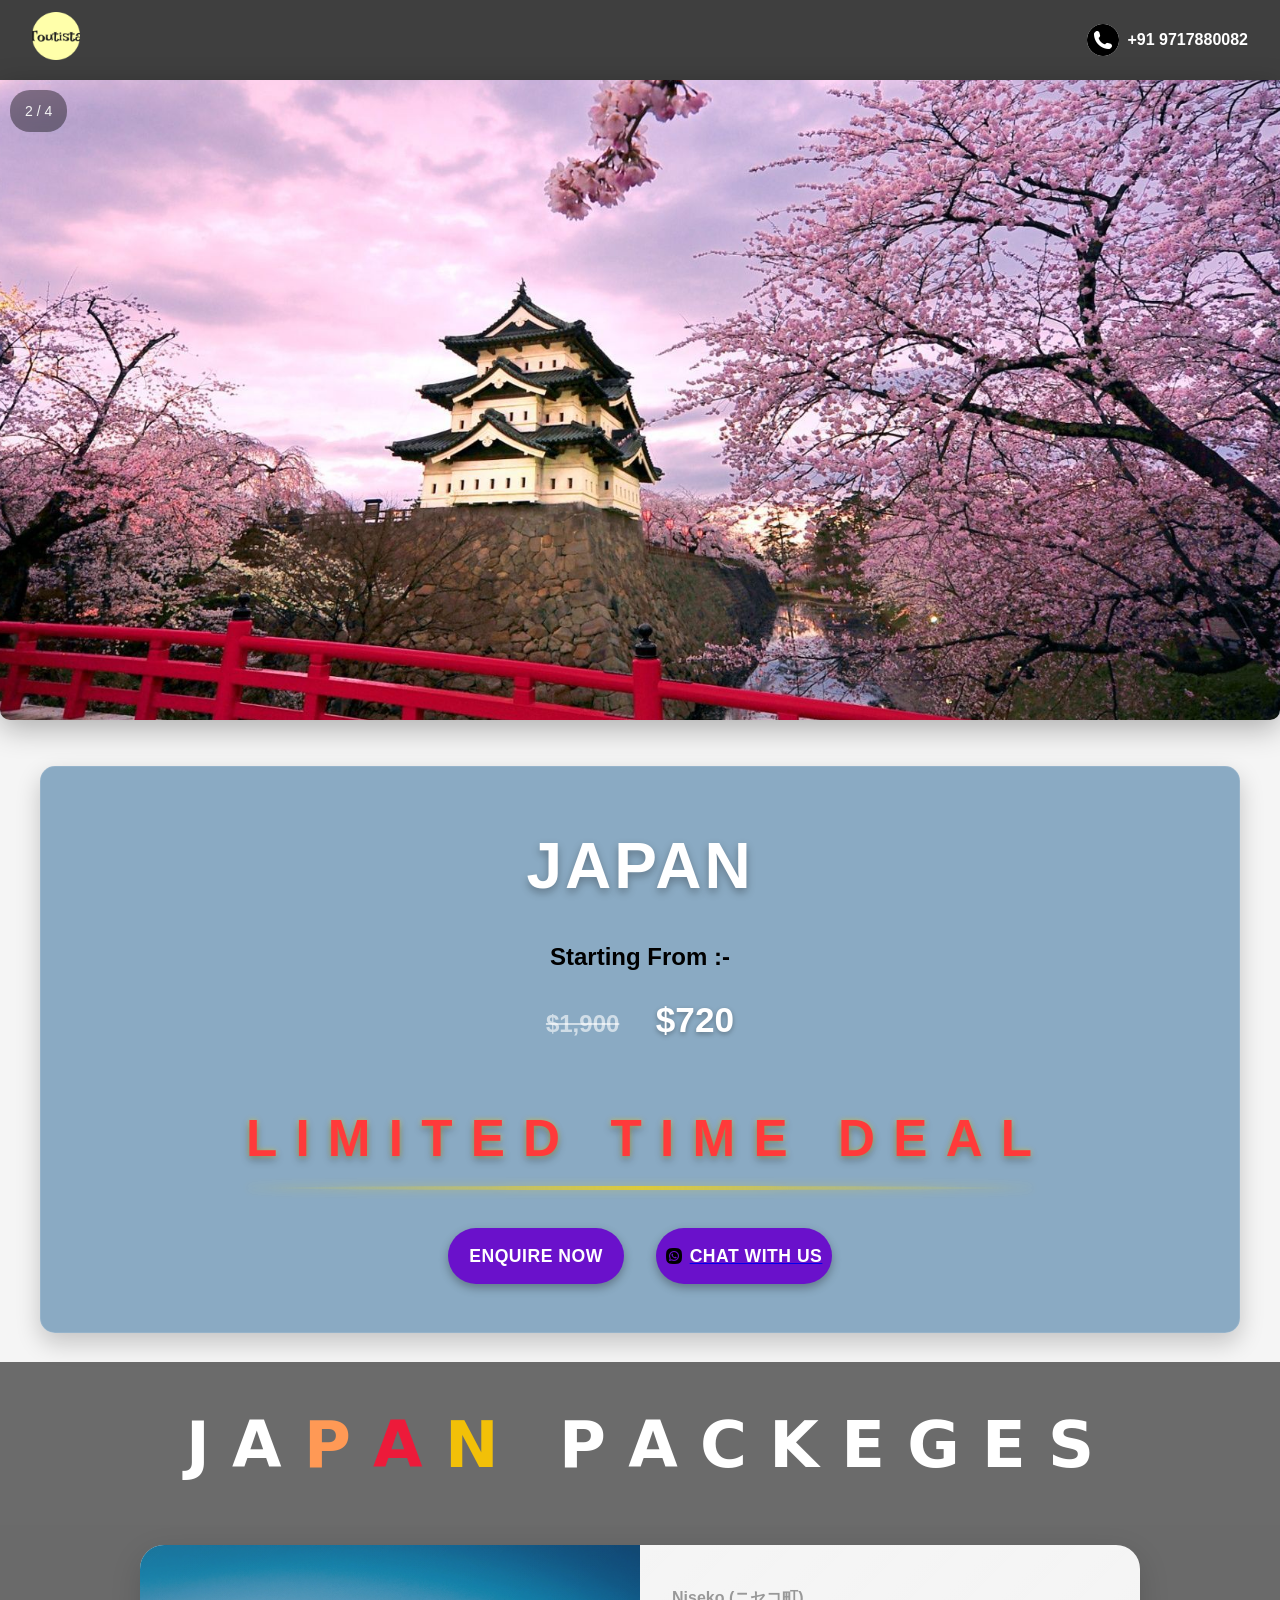
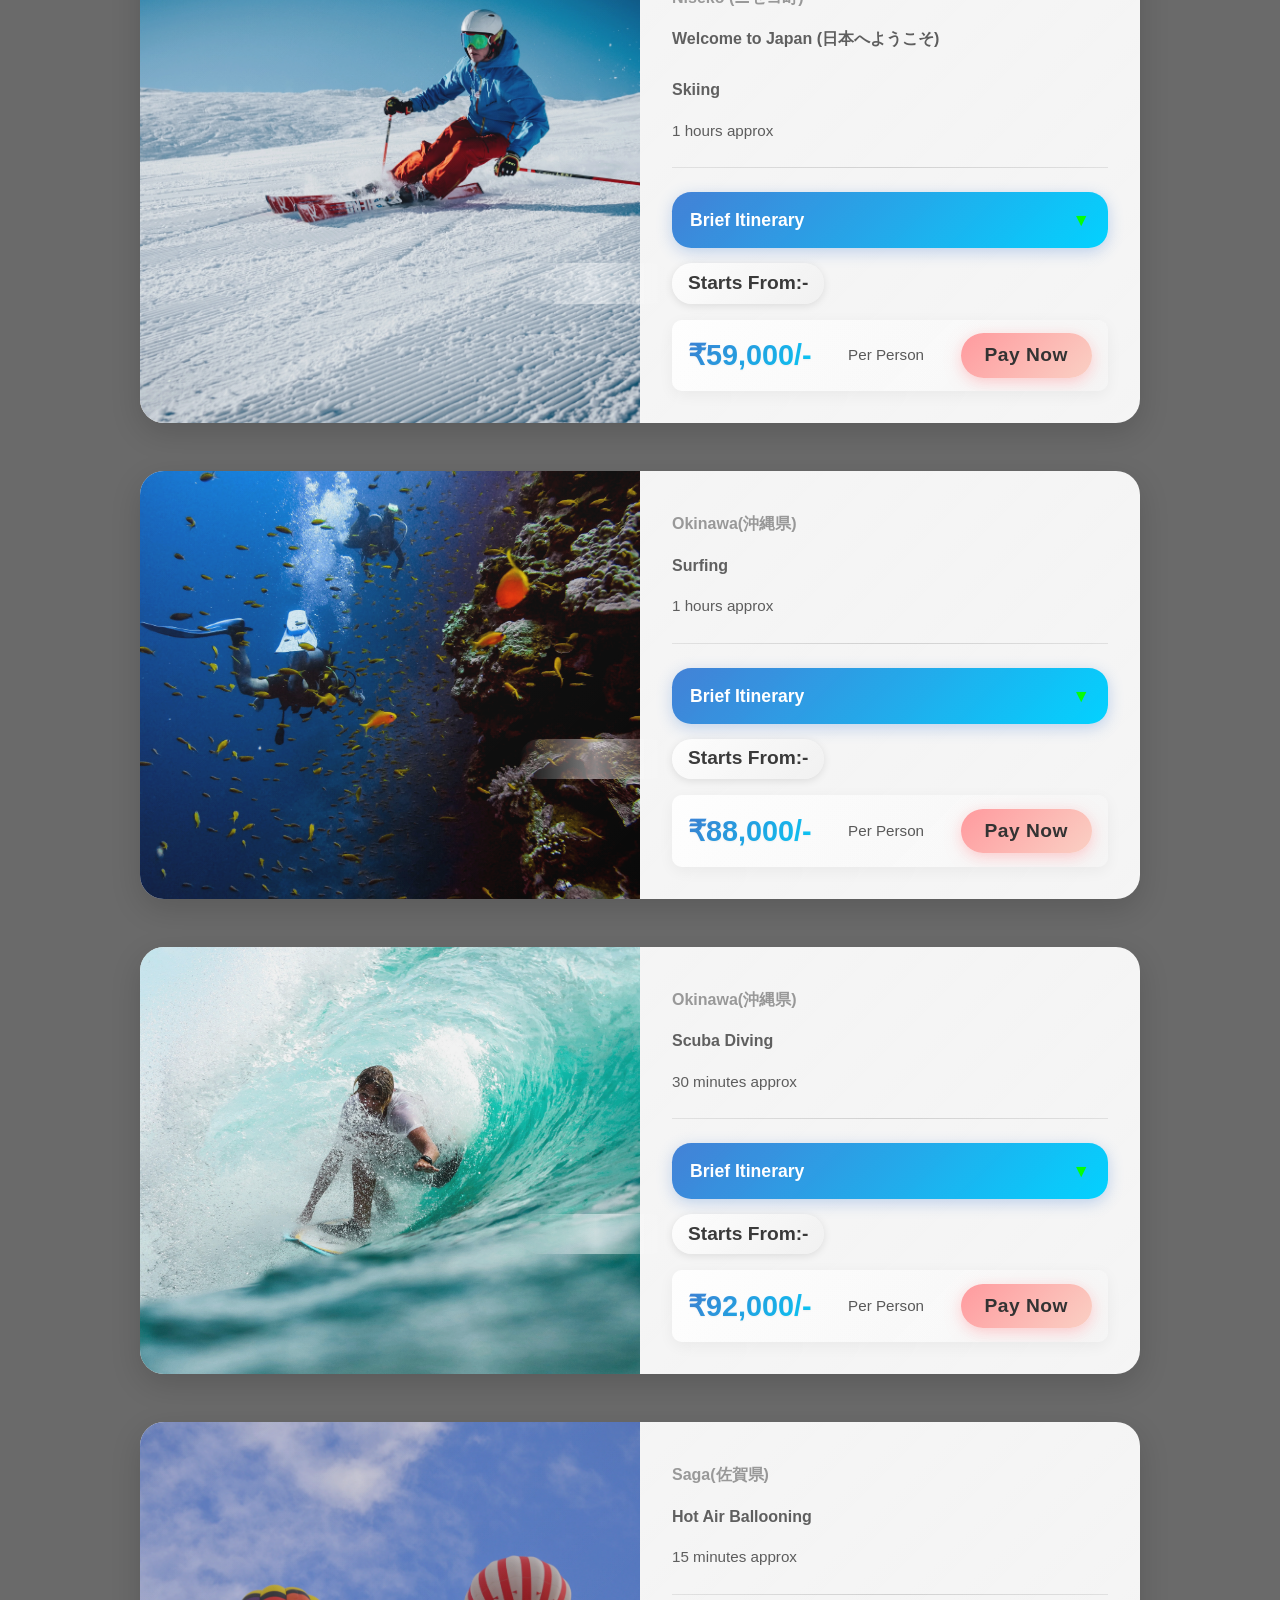
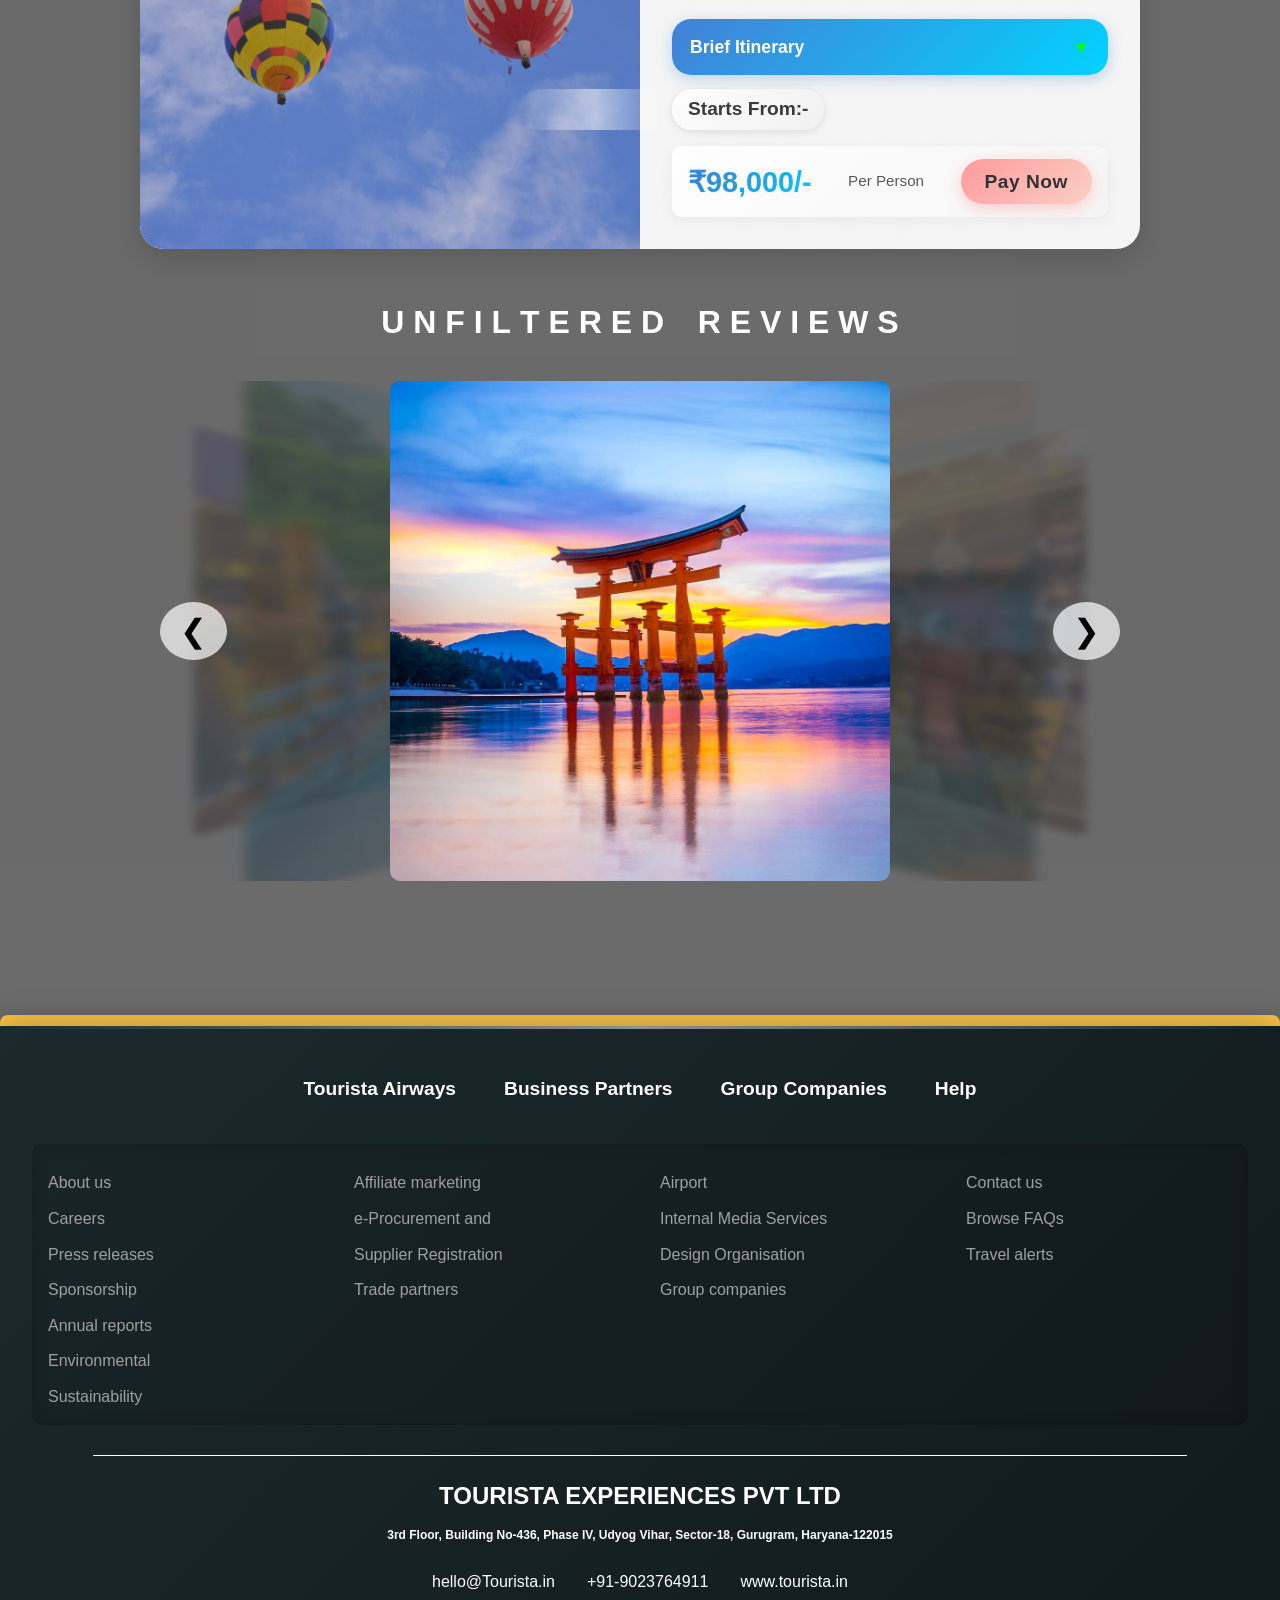
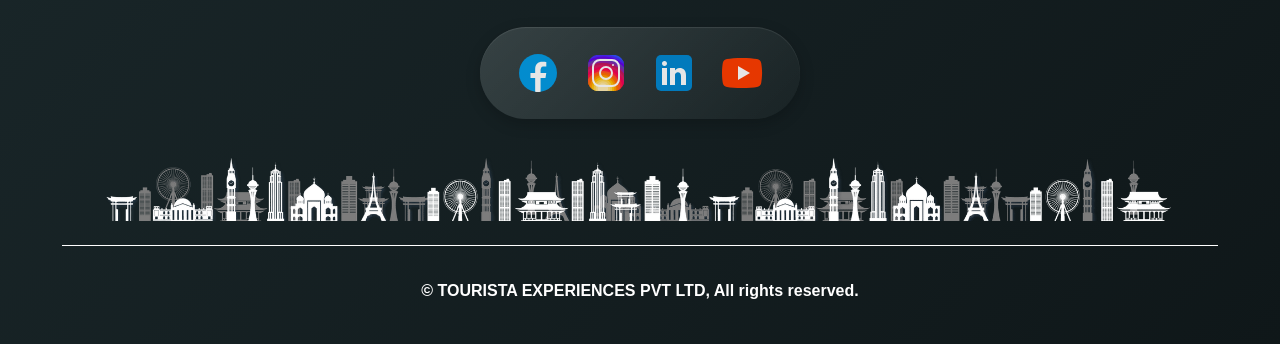
<file: book-now3.html>
<!DOCTYPE html>
<html lang="en">
<head>
    <meta charset="UTF-8">
    <meta name="viewport" content="width=device-width, initial-scale=1.0">
    <title>Japan</title>
    <link rel="stylesheet" href="japan.css">
</head>
<body>
  <nav class="nav-bar">
    <div class="logo">
      <a href="index.html" class="logo-img">
        <img src="favicon.ico" alt="TOURISTA" />
      </a>
      <a href="contact.html" class="call">
        <img src="call2.jpg" alt="Call" />
        <h5>+91 9717880082</h5>
      </a>
    </div>
  </nav>

  <div class="slideshow-container">
    
<div class="mySlides fade">
  <div class="numbertext">1 / 4</div>
  <img src="japan1.webp" style="width:100%">
</div>

<div class="mySlides fade">
  <div class="numbertext">2 / 4</div>
  <img src="japan22.jpg" style="width:100%">
</div>

<div class="mySlides fade">
  <div class="numbertext">3 / 4</div>
  <img src="japan4.jpg" style="width:100%">

</div>

<div class="mySlides fade">
  <div class="numbertext">4 / 4</div>
  <img src="japan5.jpg" style="width:100%">
</div>

</div>
<br>
<div class="first-box">
  <div class="all">
    <h3>
    JAPAN   
</h3>
<div class="details">
  <div class="start">
    <h2>Starting From :-</h2>
    <span class="old-price">
      <h4>$1,900</h4>
    </span> 
    <span class="new-price">
      <h4>$720</h4>
    </span>
  </div>
  <br>
  <div class="jump">
  <span style="--i:1">L</span>
  <span style="--i:2">I</span>
  <span style="--i:3">M</span>
  <span style="--i:4">I</span>
  <span style="--i:5">T</span>
  <span style="--i:6">E</span>
  <span style="--i:7">D</span>

  <span class="space"></span>

  <span style="--i:8">T</span>
  <span style="--i:9">I</span>
  <span style="--i:10">M</span>
  <span style="--i:11">E</span>

  <span class="space"></span>

  <span style="--i:12">D</span>
  <span style="--i:13">E</span>
  <span style="--i:14">A</span>
  <span style="--i:15">L</span>
</div>

<div class="contact">
  <div class="enqi">
    <button>Enquire Now</button>
  </div>
  <div class="whats">
    <a href="https://web.whatsapp.com/" target="_blank">
    <button>
      <img src="whatsapp_3991652.png" alt="Request a Call Back"style="width:16px; height:16px;">
      Chat With Us
    </button>
    </a>
  </div>
</div>
  </div>
</div>
</div>

<div class="bigg-box">
  <span class="pack">
    <h3>
       <span class="d">J</span> 
       <span class="u">A</span> 
       <span class="b">P</span> 
       <span class="a">A</span> 
       <span class="i">N</span> 
       <span class="space"></span>
        <span>P</span>
        <span>A</span>
        <span>C</span>
        <span>K</span>
        <span>E</span>
        <span>G</span>
        <span>E</span>
        <span>S</span> 
    </h3>
  </span>
  
  <div class="box-container">
    <img src="skiing.webp" alt="9 Days Exotic Bali Tour with Gili and Nusa Penida | Ex-Delhi">
    <div class="box-content">
      <h4>Niseko (ニセコ町)</h4>
      <div class="small-box">
      </div>
      <div class="days">
        <h4>Welcome to Japan (日本へようこそ) <br><br>Skiing</h4>
        <div class="small-letter">
          1 hours approx
          <div class="accordion">
            <div class="accordion-header">
              Brief Itinerary
              <span class="arrow">&#9660;</span>
            </div>
            <div class="accordion-content">
              The rising popularity for ski tourism resulted in a demand for new ski resorts, which led to the opening of Moiwa Ski Resort in 1966, Niseko Annupuri Ski Resort in 1972, and Niseko Higashiyama Ski Resort in 1982. All over Japan and overseas, the three ski resorts are well known for their high-quality powder snow. Skiing in Japan offers powder snow, breathtaking landscapes, and world-class resorts, making it a top destination for winter sports enthusiasts.
            </div>
            <div class="from">
              <h5>Starts From:-</h5>
            </div>
            <div class="price">
              <b>₹59,000/-</b> Per Person
              <button class="pay-now">
                <span>Pay Now</span>
              </button>
            </div>
          </div>
        </div>
      </div>
    </div>
  </div>
  
  <div class="box-container">
    <img src="scuba-diving.webp" alt="9 Days Exotic Bali Tour with Gili and Nusa Penida | Ex-Delhi">
    <div class="box-content">
      <h4>Okinawa(沖縄県)</h4>
      <div class="small-box">
      </div>
      <div class="days">
        <h4>Surfing</h4>
        <div class="small-letter">
          1 hours approx
          <div class="accordion">
            <div class="accordion-header">
              Brief Itinerary
              <span class="arrow">&#9660;</span>
            </div>
            <div class="accordion-content">
              Okinawa, Japan, is a fantastic destination for scuba diving, offering a variety of dive sites and experiences. Popular spots include the Kerama Islands, known for their vibrant coral and sea turtles, and Yonaguni Island, where you can encounter hammerhead sharks and explore the mysterious Yonaguni Monument. Japan scuba diving reveals diverse marine life and vibrant coral reefs, especially in the clear waters around Okinawa and Izu.
            </div>
            <div class="from">
              <h5>Starts From:-</h5>
            </div>
            <div class="price">
              <b>₹88,000/-</b> Per Person
              <button class="pay-now">
                <span>Pay Now</span>
              </button>
            </div>
          </div>
        </div>
      </div>
    </div>
  </div>

  <div class="box-container">
    <img src="surfing.webp" alt="9 Days Exotic Bali Tour with Gili and Nusa Penida | Ex-Delhi">
    <div class="box-content">
      <h4>Okinawa(沖縄県)</h4>
      <div class="small-box">
      </div>
      <div class="days">
        <h4>Scuba Diving</h4>
        <div class="small-letter">
          30 minutes approx
          <div class="accordion">
            <div class="accordion-header">
              Brief Itinerary
              <span class="arrow">&#9660;</span>
            </div>
            <div class="accordion-content">
              Okinawa, Japan, is a popular surf destination known for its warm weather and consistent waves throughout the year. The island offers a variety of surf spots, including beginner-friendly beaches and challenging reef breaks. Surfing in Okinawa is particularly active during typhoon season (August to October), but waves can be found at different spots throughout the year. Japan extensive coastline offers surfers a variety of waves, from the powerful swells of Okinawa to the consistent breaks of Shonan.
            </div>
            <div class="from">
              <h5>Starts From:-</h5>
            </div>
            <div class="price">
              <b>₹92,000/-</b> Per Person
              <button class="pay-now">
                <span>Pay Now</span>
              </button>
            </div>
          </div>
        </div>
      </div>
    </div>
  </div>

  <div class="box-container">
    <img src="hot-air-ballooning.webp" alt="9 Days Exotic Bali Tour with Gili and Nusa Penida | Ex-Delhi">
    <div class="box-content">
      <h4>Saga(佐賀県)</h4>
      <div class="small-box">
      </div>
      <div class="days">
        <h4>Hot Air Ballooning</h4>
        <div class="small-letter">
          15 minutes approx
          <div class="accordion">
            <div class="accordion-header">
              Brief Itinerary
              <span class="arrow">&#9660;</span>
            </div>
            <div class="accordion-content">
              Hot air ballooning in Japan provides stunning panoramic views, with the Saga International Balloon Fiesta being a major attraction for enthusiasts. The Saga International Balloon Fiesta is a major hot air balloon festival held annually in Saga Prefecture, Japan. It is one of Asia's largest hot air balloon events, attracting participants and spectators from around the world. The festival typically takes place in late October to early November along the Kase Riverbed in Saga City. 
            </div>
            <div class="from">
              <h5>Starts From:-</h5>
            </div>
            <div class="price">
              <b>₹98,000/-</b> Per Person
              <button class="pay-now">
                <span>Pay Now</span>
              </button>
            </div>
          </div>
        </div>
      </div>
    </div>
  </div>
<div class="hr"></div>
<h1 class="un">
    <span class="letter">U</span>
    <span class="letter">N</span>
    <span class="letter">F</span>
    <span class="letter">I</span>
    <span class="letter">L</span>
    <span class="letter">T</span>
    <span class="letter">E</span>
    <span class="letter">R</span>
    <span class="letter">E</span>
    <span class="letter">D</span>
    <span class="space"></span>
    <span class="letter">R</span>
    <span class="letter">E</span>
    <span class="letter">V</span>
    <span class="letter">I</span>
    <span class="letter">E</span>
    <span class="letter">W</span>
    <span class="letter">S</span>
  </h1>
<div class="slider">
  <div id="item1" class="item"></div>
  <div id="item2" class="item"></div>
  <div id="item3" class="item"></div>
  <div id="item4" class="item"></div>
  <div id="item5" class="item"></div>
  <div id="item6" class="item"></div>
  <div id="item7" class="item"></div>
  <div id="item8" class="item"></div>

  <button id="prev">&#10094;</button>
  <button id="next">&#10095;</button>
</div>
</div>
</div>
<div class="luna"></div>
<div class="kop"></div>
<div class="footer">
  <div class="trip-heads">
    <ul>
      <li>Tourista Airways</li>
      <li>Business Partners</li>
      <li>Group Companies</li>
      <li>Help</li>
    </ul>
  </div>

  <div class="footer-columns">
    <div class="tourista-content">
      <ul>
        <li>
          <a href="#">About us</a>
        </li>
        <li>
          <a href="#">Careers</a>
        </li>
        <li>
          <a href="#">Press releases</a>
        </li>
        <li>
          <a href="#">Sponsorship</a>
        </li>
        <li>
          <a href="#">Annual reports</a>
        </li>
        <li>
          <a href="#">Environmental</a>
        </li>
        <li>
          <a href="#">Sustainability</a>
        </li>
      </ul>
    </div>

    <div class="bussiness-content">
      <ul>
        <li>
          <a href="#">Affiliate marketing</a>
        </li>
        <li>
          <a href="#">e-Procurement and</a>
        </li>
        <li>
          <a href="#">Supplier Registration</a>
        </li>
        <li>
          <a href="#">Trade partners</a>
        </li>
      </ul>
    </div>

    <div class="group-companies">
      <ul>
        <li>
          <a href="#">Airport</a>
        </li>
        <li>
          <a href="#">Internal Media Services</a>
        </li>
        <li>
          <a href="#">Design Organisation</a>
        </li>
        <li>
          <a href="#">Group companies</a>
        </li>
      </ul>
    </div>
    <div class="help">
      <ul>
        <li>
          <a href="#">Contact us</a>
        </li>
        <li>
          <a href="#">Browse FAQs</a>
        </li>
        <li>
          <a href="#">Travel alerts</a>
        </li>
      </ul>
    </div>
  </div>
  <div class="space2"></div>
  <div class="pvt">
    <h3>
      TOURISTA EXPERIENCES PVT LTD
    </h3>
  </div>
  <div class="adress">
    <h5>
      3rd Floor, Building No-436, Phase IV, Udyog Vihar, Sector-18, Gurugram, Haryana-122015
    </h5>
  </div>
  <div class="milo">
    <ul>
      <li>hello@Tourista.in</li>
      <li>+91-9023764911</li>
      <li>www.tourista.in</li>
    </ul>
  </div>
  <div class="social">
    <a href="https://www.facebook.com/" target="_blank"><img src="facebook.svg" alt="#"></a>
    <a href="https://www.instagram.com/accounts/login/?hl=en" target="_blank"><img src="instagram.svg" alt="#"></a>
    <a href="https://www.linkedin.com/login" target="_blank"><img src="linkedin.svg" alt="#"></a>
    <a href="https://www.youtube.com/" target="_blank"><img src="youtube.svg" alt=""></a>
  </div>
  <div class="footer-desktop">
    <img src="footer-desktop.png" alt="#">
    <div class="space3"></div>
  </div>
  <div class="end">
    <h5>
      © TOURISTA EXPERIENCES PVT LTD, All rights reserved.
    </h5>
  </div>
</div>


<script>
let slideIndex = 0;
  showSlides();

  function showSlides() {
    let i;
    let slides = document.getElementsByClassName("mySlides");
    for (i = 0; i < slides.length; i++) {
      slides[i].style.display = "none";  
    }
    slideIndex++;
    if (slideIndex > slides.length) {slideIndex = 1}    
    slides[slideIndex-1].style.display = "block";  
    setTimeout(showSlides, 2000); 
  }


 const accordionHeaders = document.querySelectorAll('.accordion-header');

  accordionHeaders.forEach(header => {
    header.addEventListener('click', () => {
      header.classList.toggle('active');
      const content = header.nextElementSibling;
      content.classList.toggle('open');
    });
  });


  const items = document.querySelectorAll('.slider .item');
const next = document.getElementById('next');
const prev = document.getElementById('prev');

let active = 3;

function loadShow() {
  items.forEach(item => item.classList.remove('active'));
  items[active].classList.add('active');

  let stt = 0;

  items[active].style.transform = 'none';
  items[active].style.zIndex = 1;
  items[active].style.filter = 'none';
  items[active].style.opacity = 1;

  stt = 0;
  for (let i = active + 1; i < items.length; i++) {
    stt++;
    items[i].style.transform = `translateX(${120 * stt}px) scale(${1 - 0.2 * stt}) perspective(16px) rotateY(-1deg)`;
    items[i].style.zIndex = -stt;
    items[i].style.filter = 'blur(5px)';
    items[i].style.opacity = stt > 2 ? 0 : 0.6;
  }

  stt = 0;
  for (let i = active - 1; i >= 0; i--) {
    stt++;
    items[i].style.transform = `translateX(${-120 * stt}px) scale(${1 - 0.2 * stt}) perspective(16px) rotateY(1deg)`;
    items[i].style.zIndex = -stt;
    items[i].style.filter = 'blur(5px)';
    items[i].style.opacity = stt > 2 ? 0 : 0.6;
  }
}

loadShow();

next.onclick = function () {
  active = (active + 1) % items.length; 
  loadShow();
};

prev.onclick = function () {
  active = (active - 1 + items.length) % items.length; 
  loadShow();
};
  </script>
</body>
</html>
</file>
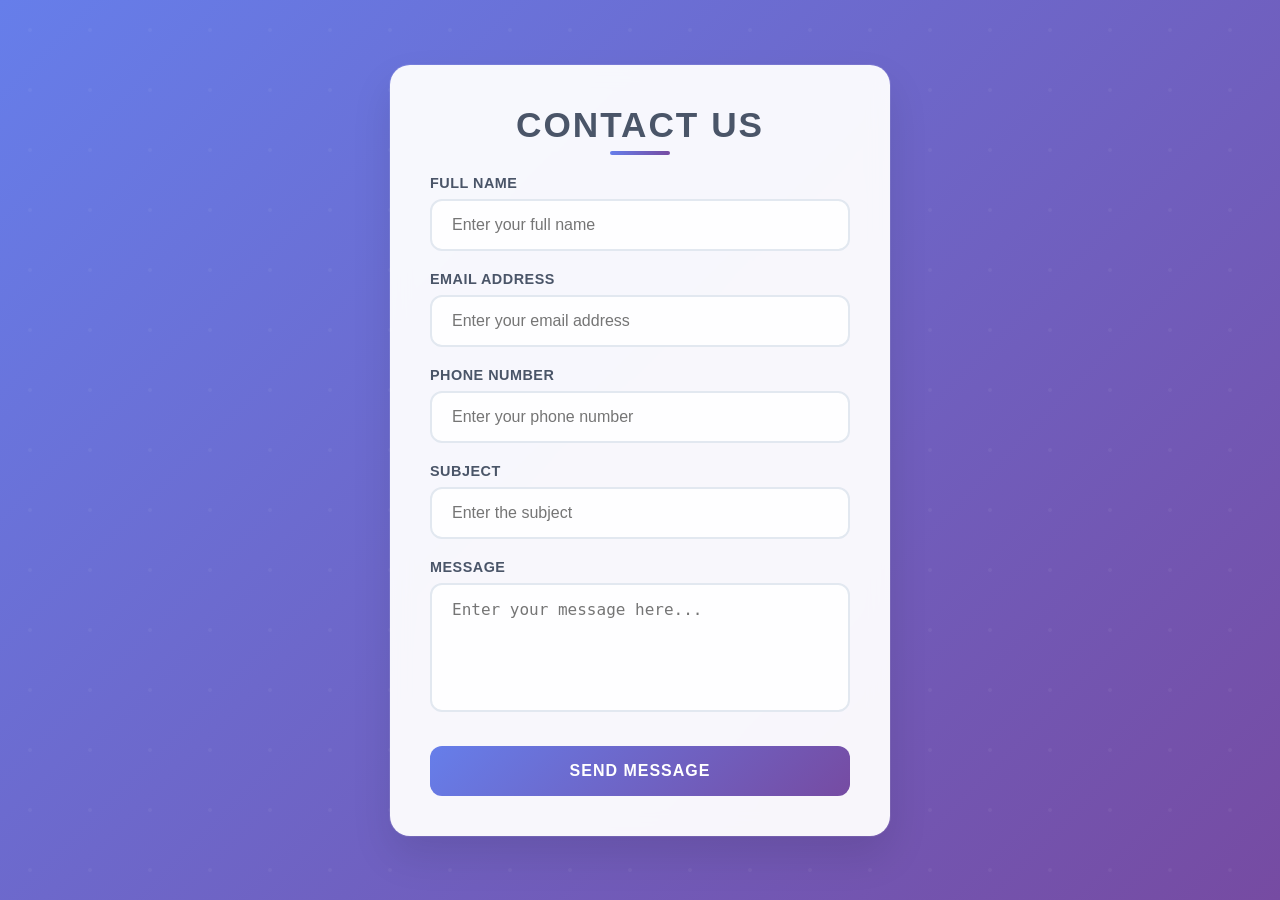
<file: contact.html>
<!DOCTYPE html>
<html lang="en">
<head>
  <meta charset="UTF-8">
  <meta name="viewport" content="width=device-width, initial-scale=1.0">
  <title>Contact Us - Get In Touch</title>
  <link rel="stylesheet" href="contact.css">
</head>
<body>
  <div class="contact-container">
    <h1>CONTACT US</h1>
    
    <form class="contact-form" id="contactForm">
      <div class="form-group">
        <label for="username">Full Name</label>
        <input 
          type="text" 
          id="username" 
          name="username"
          placeholder="Enter your full name" 
          required
          autocomplete="name"
        >
      </div>

      <div class="form-group">
        <label for="useremail">Email Address</label>
        <input 
          type="email" 
          id="useremail" 
          name="useremail"
          placeholder="Enter your email address" 
          required
          autocomplete="email"
        >
      </div>

      <div class="form-group">
        <label for="usernumber">Phone Number</label>
        <input 
          type="tel" 
          id="usernumber" 
          name="usernumber"
          placeholder="Enter your phone number" 
          required
          autocomplete="tel"
        >
      </div>

      <div class="form-group">
        <label for="usersubject">Subject</label>
        <input 
          type="text" 
          id="usersubject" 
          name="usersubject"
          placeholder="Enter the subject" 
          required
        >
      </div>

      <div class="form-group">
        <label for="usermssg">Message</label>
        <textarea 
          id="usermssg" 
          name="usermssg"
          placeholder="Enter your message here..." 
          rows="5" 
          required
        ></textarea>
      </div>

      <button type="submit" id="submitBtn">
        <span class="btn-text">Send Message</span>
      </button>

      <div id="error-message" class="error-message"></div>
      <div id="success-message" class="success-message"></div>
    </form>
  </div>

  <script>

    document.getElementById('contactForm').addEventListener('submit', function(event) {
      event.preventDefault();

      const submitBtn = document.getElementById('submitBtn');
      const errorMessage = document.getElementById('error-message');
      const successMessage = document.getElementById('success-message');
      const btnText = submitBtn.querySelector('.btn-text');

      errorMessage.classList.remove('show');
      successMessage.classList.remove('show');

      submitBtn.classList.add('loading');
      btnText.textContent = 'Sending...';

      const formData = {
        username: document.getElementById('username').value.trim(),
        email: document.getElementById('useremail').value.trim(),
        number: document.getElementById('usernumber').value.trim(),
        subject: document.getElementById('usersubject').value.trim(),
        message: document.getElementById('usermssg').value.trim()
      };

      setTimeout(() => {
        submitBtn.classList.remove('loading');
        btnText.textContent = 'Send Message';
      
        if (!validateEmail(formData.email)) {
          showError('Please enter a valid email address.');
          return;
        }
        
        if (!validatePhone(formData.number)) {
          showError('Please enter a valid phone number.');
          return;
        }
        
        if (formData.message.length < 10) {
          showError('Please enter a message with at least 10 characters.');
          return;
        }
        const validCredentials = {
          username: "Mayank",
          email: "mayankjoshi6545@gmail.com",
          number: "9717880082",
          subject: "Hello sir",
          message: "heyy"
        };
        
        if (Object.keys(validCredentials).every(key => 
          formData[key].toLowerCase() === validCredentials[key].toLowerCase()
        )) {
          showSuccess('Message sent successfully! Redirecting...');
          setTimeout(() => {
            window.location.href = "index.html";
          }, 2000);
        } else {
          showSuccess('Thank you for your message! We will get back to you soon.');

          document.getElementById('contactForm').reset();
        }
      }, 1500);
    });

    function validateEmail(email) {
      const emailRegex = /^[^\s@]+@[^\s@]+\.[^\s@]+$/;
      return emailRegex.test(email);
    }
    
    function validatePhone(phone) {
      const phoneRegex = /^[\+]?[1-9][\d]{0,15}$/;
      return phoneRegex.test(phone.replace(/[\s\-\(\)]/g, ''));
    }
    
    function showError(message) {
      const errorElement = document.getElementById('error-message');
      errorElement.textContent = message;
      errorElement.classList.add('show');
    }
    
    function showSuccess(message) {
      const successElement = document.getElementById('success-message');
      successElement.textContent = message;
      successElement.classList.add('show');
    }

    document.getElementById('useremail').addEventListener('blur', function() {
      if (this.value && !validateEmail(this.value)) {
        this.style.borderColor = '#e53e3e';
      }
    });
    
    document.getElementById('usernumber').addEventListener('blur', function() {
      if (this.value && !validatePhone(this.value)) {
        this.style.borderColor = '#e53e3e';
      }
    });
  </script>
</body>
</html>
</file>
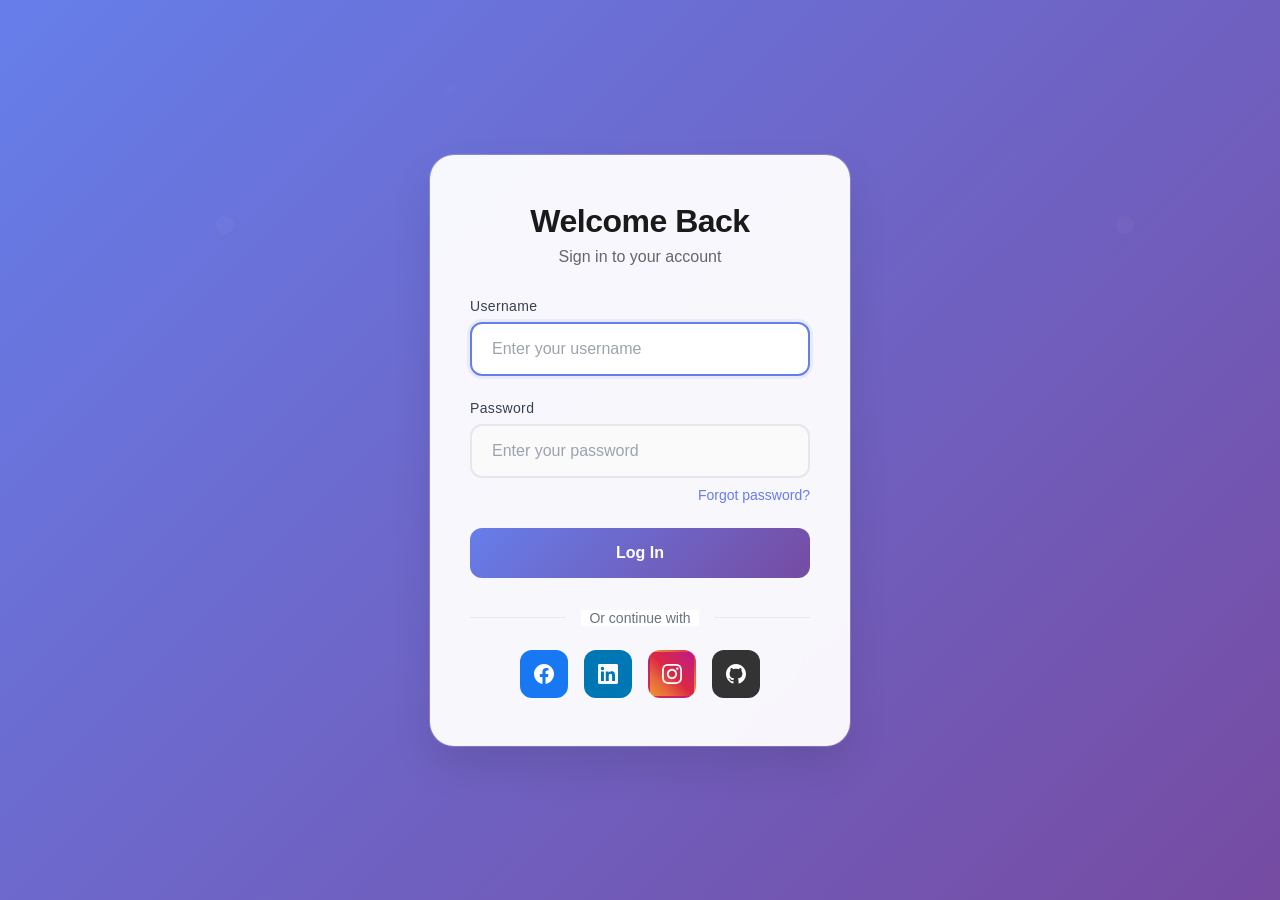
<file: login.html>
<!DOCTYPE html>
<html lang="en">
<head>
  <meta charset="UTF-8">
  <meta name="viewport" content="width=device-width, initial-scale=1.0">
  <title>Login - Welcome Back</title>
  <link rel="stylesheet" href="login.css">
</head>
<body>
  <div class="login-container">
    <div class="login-header">
      <h1>Welcome Back</h1>
      <p>Sign in to your account</p>
    </div>
    
    <form class="login-form" id="loginForm" novalidate>
      <div class="form-group">
        <label for="username">Username</label>
        <div class="input-wrapper">
          <input type="text" id="username" name="username" placeholder="Enter your username" required autocomplete="username">
        </div>
      </div>

      <div class="form-group">
        <label for="password">Password</label>
        <div class="input-wrapper">
          <input type="password" id="password" name="password" placeholder="Enter your password" required autocomplete="current-password">
        </div>
        <div class="forgot-password">
          <a href="#" onclick="handleForgotPassword(event)">Forgot password?</a>
        </div>
      </div>

      <div class="error-message" id="errorMessage" role="alert"></div>

      <button type="submit" class="login-button" id="loginButton">
        Log In
      </button>

      <div class="divider">
        <span>Or continue with</span>
      </div>

      <div class="social-login">
        <a href="https://www.facebook.com/" target="_blank" class="social-button facebook" aria-label="Continue with Facebook">
          <svg class="social-icon" viewBox="0 0 24 24">
            <path d="M24 12.073c0-6.627-5.373-12-12-12s-12 5.373-12 12c0 5.99 4.388 10.954 10.125 11.854v-8.385H7.078v-3.47h3.047V9.43c0-3.007 1.792-4.669 4.533-4.669 1.312 0 2.686.235 2.686.235v2.953H15.83c-1.491 0-1.956.925-1.956 1.874v2.25h3.328l-.532 3.47h-2.796v8.385C19.612 23.027 24 18.062 24 12.073z"/>
          </svg>
        </a>
        <a href="https://www.linkedin.com/" target="_blank" class="social-button linkedin" aria-label="Continue with LinkedIn">
          <svg class="social-icon" viewBox="0 0 24 24">
            <path d="M20.447 20.452h-3.554v-5.569c0-1.328-.027-3.037-1.852-3.037-1.853 0-2.136 1.445-2.136 2.939v5.667H9.351V9h3.414v1.561h.046c.477-.9 1.637-1.85 3.37-1.85 3.601 0 4.267 2.37 4.267 5.455v6.286zM5.337 7.433c-1.144 0-2.063-.926-2.063-2.065 0-1.138.92-2.063 2.063-2.063 1.14 0 2.064.925 2.064 2.063 0 1.139-.925 2.065-2.064 2.065zm1.782 13.019H3.555V9h3.564v11.452zM22.225 0H1.771C.792 0 0 .774 0 1.729v20.542C0 23.227.792 24 1.771 24h20.451C23.2 24 24 23.227 24 22.271V1.729C24 .774 23.2 0 22.222 0h.003z"/>
          </svg>
        </a>
        <a href="https://www.instagram.com/" target="_blank" class="social-button instagram" aria-label="Continue with Instagram">
          <svg class="social-icon" viewBox="0 0 24 24">
            <path d="M12 2.163c3.204 0 3.584.012 4.85.07 3.252.148 4.771 1.691 4.919 4.919.058 1.265.069 1.645.069 4.849 0 3.205-.012 3.584-.069 4.849-.149 3.225-1.664 4.771-4.919 4.919-1.266.058-1.644.07-4.85.07-3.204 0-3.584-.012-4.849-.07-3.26-.149-4.771-1.699-4.919-4.92-.058-1.265-.07-1.644-.07-4.849 0-3.204.013-3.583.07-4.849.149-3.227 1.664-4.771 4.919-4.919 1.266-.057 1.645-.069 4.849-.069zm0-2.163c-3.259 0-3.667.014-4.947.072-4.358.2-6.78 2.618-6.98 6.98-.059 1.281-.073 1.689-.073 4.948 0 3.259.014 3.668.072 4.948.2 4.358 2.618 6.78 6.98 6.98 1.281.058 1.689.072 4.948.072 3.259 0 3.668-.014 4.948-.072 4.354-.2 6.782-2.618 6.979-6.98.059-1.28.073-1.689.073-4.948 0-3.259-.014-3.667-.072-4.947-.196-4.354-2.617-6.78-6.979-6.98-1.281-.059-1.69-.073-4.949-.073zm0 5.838c-3.403 0-6.162 2.759-6.162 6.162s2.759 6.163 6.162 6.163 6.162-2.759 6.162-6.163c0-3.403-2.759-6.162-6.162-6.162zm0 10.162c-2.209 0-4-1.79-4-4 0-2.209 1.791-4 4-4s4 1.791 4 4c0 2.21-1.791 4-4 4zm6.406-11.845c-.796 0-1.441.645-1.441 1.44s.645 1.44 1.441 1.44c.795 0 1.439-.645 1.439-1.44s-.644-1.44-1.439-1.44z"/>
          </svg>
        </a>
        <a href="https://github.com/" target="_blank" class="social-button github" aria-label="Continue with GitHub">
          <svg class="social-icon" viewBox="0 0 24 24">
            <path d="M12 0c-6.626 0-12 5.373-12 12 0 5.302 3.438 9.8 8.207 11.387.599.111.793-.261.793-.577v-2.234c-3.338.726-4.033-1.416-4.033-1.416-.546-1.387-1.333-1.756-1.333-1.756-1.089-.745.083-.729.083-.729 1.205.084 1.839 1.237 1.839 1.237 1.07 1.834 2.807 1.304 3.492.997.107-.775.418-1.305.762-1.604-2.665-.305-5.467-1.334-5.467-5.931 0-1.311.469-2.381 1.236-3.221-.124-.303-.535-1.524.117-3.176 0 0 1.008-.322 3.301 1.23.957-.266 1.983-.399 3.003-.404 1.02.005 2.047.138 3.006.404 2.291-1.552 3.297-1.23 3.297-1.23.653 1.653.242 2.874.118 3.176.77.84 1.235 1.911 1.235 3.221 0 4.609-2.807 5.624-5.479 5.921.43.372.823 1.102.823 2.222v3.293c0 .319.192.694.801.576 4.765-1.589 8.199-6.086 8.199-11.386 0-6.627-5.373-12-12-12z"/>
          </svg>
        </a>
      </div>
    </form>
  </div>

  <script>
    const loginForm = document.getElementById('loginForm');
    const loginButton = document.getElementById('loginButton');
    const errorMessage = document.getElementById('errorMessage');
    const usernameInput = document.getElementById('username');
    const passwordInput = document.getElementById('password');
    const VALID_CREDENTIALS = {
      username: 'admin',
      password: '1234'
    };

    function showError(message) {
      errorMessage.textContent = message;
      errorMessage.classList.add('show');
      setTimeout(() => {
        hideError();
      }, 5000);
    }

    function hideError() {
      errorMessage.classList.remove('show');
    }

    function setLoading(isLoading) {
      loginButton.disabled = isLoading;
      if (isLoading) {
        loginButton.classList.add('loading');
        loginButton.textContent = '';
      } else {
        loginButton.classList.remove('loading');
        loginButton.textContent = 'Sign In';
      }
    }

    function validateForm() {
      const username = usernameInput.value.trim();
      const password = passwordInput.value;

      if (!username) {
        showError('Please enter your username');
        usernameInput.focus();
        return false;
      }

      if (!password) {
        showError('Please enter your password');
        passwordInput.focus();
        return false;
      }

      if (password.length < 3) {
        showError('Password must be at least 3 characters long');
        passwordInput.focus();
        return false;
      }

      return true;
    }

    function handleLogin() {
      if (!validateForm()) return;

      const username = usernameInput.value.trim();
      const password = passwordInput.value;

      setLoading(true);
      hideError();
      setTimeout(() => {
        if (username === VALID_CREDENTIALS.username && password === VALID_CREDENTIALS.password) {
          alert('Login successful! Redirecting...');
        } else {
          showError('Invalid username or password. Please try again.');
          passwordInput.value = '';
          passwordInput.focus();
        }
        setLoading(false);
      }, 1000);
    }

    function handleForgotPassword(event) {
      event.preventDefault();
      alert('Forgot password functionality would be implemented here.');
    }

    loginForm.addEventListener('submit', (e) => {
      e.preventDefault();
      handleLogin();
    });


    [usernameInput, passwordInput].forEach(input => {
      input.addEventListener('input', hideError);
    });
    window.addEventListener('load', () => {
      usernameInput.focus();
    });
  </script>
</body>
</html>
</file>
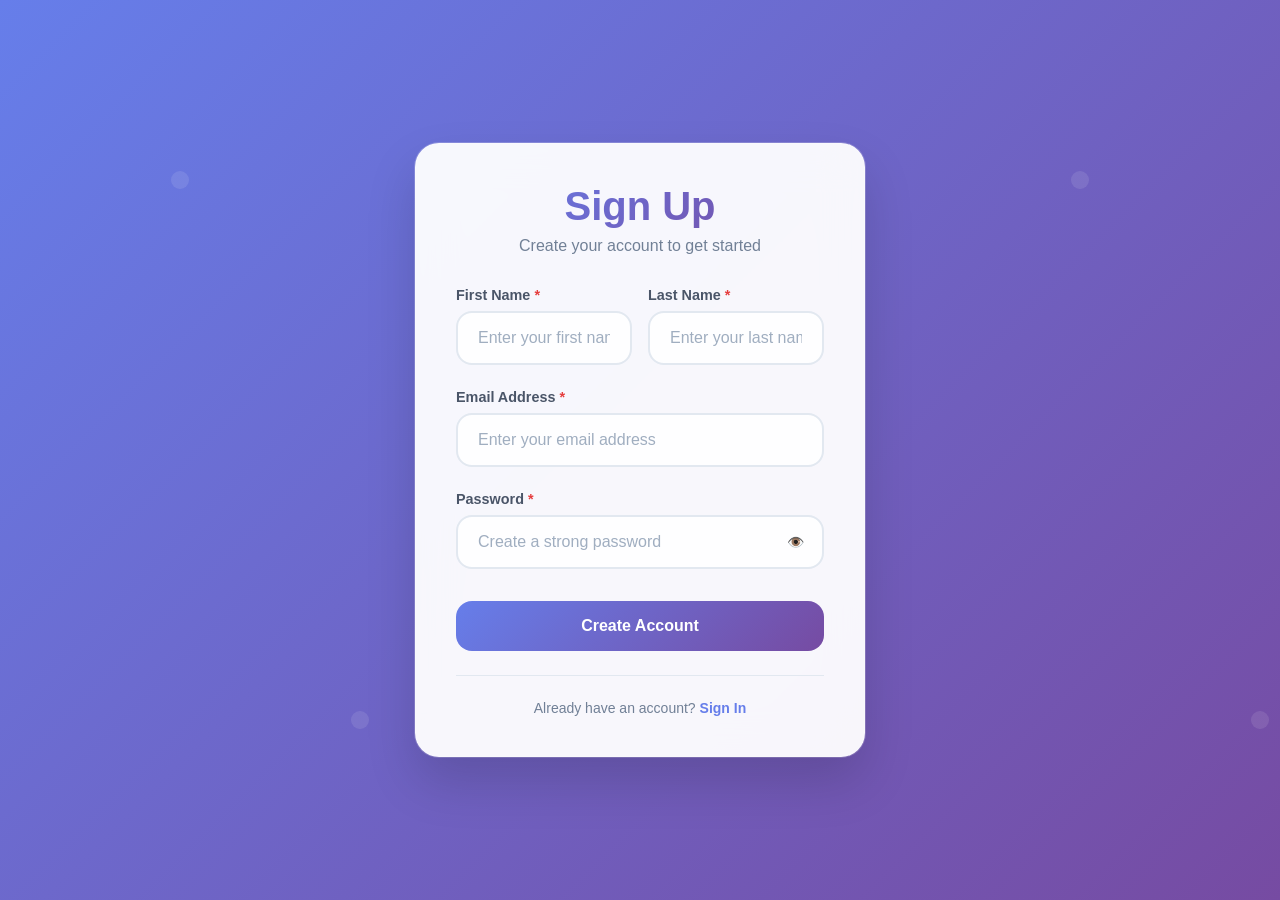
<file: sign.html>
<!DOCTYPE html>
<html lang="en">
<head>
    <meta charset="UTF-8">
    <meta name="viewport" content="width=device-width, initial-scale=1.0">
    <title>Sign Up - Create Your Account</title>
    <link rel="stylesheet" href="sign.css">
</head>
<body>
    <div class="signup-container">
        <h1>Sign Up</h1>
        <p class="subtitle">Create your account to get started</p>
        
        <form class="signup-form" onsubmit="return handleSignup(event)">
            <div class="form-row">
                <div class="form-group">
                    <label for="firstName">First Name <span class="required">*</span></label>
                    <input
                        type="text"
                        id="firstName"
                        name="firstName"
                        placeholder="Enter your first name"
                        required
                        minlength="2"
                    >
                </div>
                <div class="form-group">
                    <label for="lastName">Last Name <span class="required">*</span></label>
                    <input
                        type="text"
                        id="lastName"
                        name="lastName"
                        placeholder="Enter your last name"
                        required
                        minlength="2"
                    >
                </div>
            </div>

            <div class="form-group">
                <label for="email">Email Address <span class="required">*</span></label>
                <input
                    type="email"
                    id="email"
                    name="email"
                    placeholder="Enter your email address"
                    required
                >
            </div>

            <div class="form-group">
                <label for="password">Password <span class="required">*</span></label>
                <div class="password-container">
                    <input
                        type="password"
                        id="password"
                        name="password"
                        placeholder="Create a strong password"
                        required
                        minlength="8"
                    >
                    <button type="button" class="toggle-password" onclick="togglePassword()">
                        👁️
                    </button>
                </div>
            </div>

            <button type="submit" class="submit-btn">Create Account</button>
            
            <div class="login-link">
                Already have an account? <a href="login.html">Sign In</a>
            </div>

            <div id="error-message" class="error-message"></div>
            <div id="success-message" class="success-message"></div>
        </form>
    </div>

    <script>
        function validateInput(input) {
            const value = input.value.trim();
            
            switch(input.type) {
                case 'email':
                    const emailRegex = /^[^\s@]+@[^\s@]+\.[^\s@]+$/;
                    return emailRegex.test(value);
                case 'password':
                    return value.length >= 8;
                case 'text':
                    return value.length >= 2;
                default:
                    return value.length > 0;
            }
        }
        document.querySelectorAll('input').forEach(input => {
            input.addEventListener('blur', function() {
                if (this.value.trim()) {
                    if (validateInput(this)) {
                        this.classList.add('valid');
                        this.classList.remove('invalid');
                    } else {
                        this.classList.add('invalid');
                        this.classList.remove('valid');
                    }
                } else {
                    this.classList.remove('valid', 'invalid');
                }
            });

            input.addEventListener('input', function() {
                this.classList.remove('valid', 'invalid');
            });
        });
        function togglePassword() {
            const passwordInput = document.getElementById('password');
            const toggleBtn = document.querySelector('.toggle-password');
            
            if (passwordInput.type === 'password') {
                passwordInput.type = 'text';
                toggleBtn.textContent = '🙈';
            } else {
                passwordInput.type = 'password';
                toggleBtn.textContent = '👁️';
            }
        }
        function showMessage(message, type) {
            const errorDiv = document.getElementById('error-message');
            const successDiv = document.getElementById('success-message');
            
            if (type === 'error') {
                errorDiv.textContent = message;
                errorDiv.style.display = 'block';
                successDiv.style.display = 'none';
            } else {
                successDiv.textContent = message;
                successDiv.style.display = 'block';
                errorDiv.style.display = 'none';
            }
        }
        async function handleSignup(event) {
            event.preventDefault();
            
            const form = event.target;
            const container = document.querySelector('.signup-container');
            
            // Get form data
            const formData = {
                firstName: document.getElementById('firstName').value.trim(),
                lastName: document.getElementById('lastName').value.trim(),
                email: document.getElementById('email').value.trim(),
                password: document.getElementById('password').value
            };
            let isValid = true;
            const inputs = form.querySelectorAll('input[required]');
            
            inputs.forEach(input => {
                if (!validateInput(input)) {
                    input.classList.add('invalid');
                    isValid = false;
                } else {
                    input.classList.add('valid');
                }
            });

            if (!isValid) {
                showMessage('Please fill in all fields correctly.', 'error');
                return false;
            }
            container.classList.add('loading');

            try {
                await new Promise(resolve => setTimeout(resolve, 1500));
                console.log('User data:', formData);
                
                showMessage('Account created successfully! Redirecting...', 'success');
                setTimeout(() => {
                    console.log('Would redirect to dashboard');
                }, 2000);

            } catch (error) {
                console.error('Signup error:', error);
                showMessage('Something went wrong. Please try again.', 'error');
            } finally {
                container.classList.remove('loading');
            }

            return false;
        }
        document.addEventListener('DOMContentLoaded', function() {
            const inputs = document.querySelectorAll('input');
            inputs.forEach((input, index) => {
                input.style.animationDelay = `${index * 0.1}s`;
                input.classList.add('animate-in');
            });
        });
        const style = document.createElement('style');
        style.textContent = `
            @keyframes slideInUp {
                from {
                    opacity: 0;
                    transform: translateY(20px);
                }
                to {
                    opacity: 1;
                    transform: translateY(0);
                }
            }
            
            .animate-in {
                animation: slideInUp 0.5s ease-out forwards;
            }
        `;
        document.head.appendChild(style);
    </script>
</body>
</html>
</file>
<file: bali.css>
* {
  margin: 0;
  padding: 0;
  box-sizing: border-box;
}

body {
  font-family: Arial, sans-serif;
  line-height: 1.6;
  scroll-behavior: smooth;
  overflow-x: hidden;
  background-color: #f5f5f5;
}

.nav-bar {
  width: 100%;
  background-color: rgba(18, 18, 18, 0.8);
  /* position: sticky; */
  top: 0;
  z-index: 1000;
}

.logo {
  max-width: 1300px;
  height: 5rem;
  margin: 0 auto;
  padding: 0 2rem;
  display: flex;
  justify-content: space-between;
  align-items: center;
}

.logo-img img {
  width: 3rem;
  height: auto;
}

.call {
  display: flex;
  align-items: center;
  text-decoration: none;
  color: white;
}

.call img {
  width: 2rem;
  height: 2rem;
  border-radius: 50%;
  margin-right: 0.5rem;
  border: none;
}

.call h5 {
  font-size: 1rem;
}

.slideshow-container {
  max-width: 100%;
  position: relative;
  overflow: hidden;
  height: 40rem;
  margin: 0 auto;
  box-shadow: 0 8px 30px rgba(0, 0, 0, 0.3);
  border-radius: 0 0 10px 10px;
  animation: slideIn 1s ease-out forwards;
}

@keyframes slideIn {
  from { opacity: 0; transform: translateY(-20px); }
  to { opacity: 1; transform: translateY(0); }
}

.mySlides {
  display: none;
  width: 100%;
  height: 100%;
  position: relative;
}

.mySlides img {
  width: 100%;
  height: 100%;
  object-fit: cover;
  transform: scale(1.05);
  transition: transform 8s ease;
}

.mySlides.fade img {
  animation: zoomEffect 15s ease forwards;
}

@keyframes zoomEffect {
  from { transform: scale(1.05); }
  to { transform: scale(1.15); }
}

.numbertext {
  color: #f2f2f2;
  font-size: 14px;
  padding: 10px 15px;
  position: absolute;
  top: 10px;
  left: 10px;
  z-index: 10;
  background-color: rgba(0, 0, 0, 0.4);
  border-radius: 20px;
  backdrop-filter: blur(5px);
}

.fade {
  animation-name: fade;
  animation-duration: 2s;
}

@keyframes fade {
  from { opacity: 0.2; }
  to { opacity: 1; }
}

/* Navigation arrows */
.prev, .next {
  cursor: pointer;
  position: absolute;
  top: 50%;
  width: auto;
  margin-top: -22px;
  padding: 16px;
  color: white;
  font-weight: bold;
  font-size: 18px;
  transition: all 0.4s ease;
  border-radius: 50%;
  background-color: rgba(0, 0, 0, 0.3);
  backdrop-filter: blur(5px);
  width: 50px;
  height: 50px;
  display: flex;
  align-items: center;
  justify-content: center;
  text-decoration: none;
  opacity: 0;
  transform: translateY(-10px);
}

.prev {
  left: 20px;
}

.next {
  right: 20px;
}

.slideshow-container:hover .prev,
.slideshow-container:hover .next {
  opacity: 0.8;
  transform: translateY(0);
}

.prev:hover, .next:hover {
  background-color: rgba(0, 0, 0, 0.6);
  color: white;
  transform: scale(1.1);
}

/* Dots */
.dots-container {
  position: absolute;
  bottom: 20px;
  left: 50%;
  transform: translateX(-50%);
  text-align: center;
  z-index: 10;
}

.dot {
  cursor: pointer;
  height: 12px;
  width: 12px;
  margin: 0 5px;
  background-color: rgba(255, 255, 255, 0.5);
  border-radius: 50%;
  display: inline-block;
  transition: all 0.4s ease;
  backdrop-filter: blur(5px);
}

.active-dot, .dot:hover {
  background-color: white;
  transform: scale(1.2);
  box-shadow: 0 0 10px rgba(255, 255, 255, 0.8);
}

.first-box {
  background-color: rgba(127, 162, 190, 0.9);
  min-height: 246px;
  margin: 20px auto;
  max-width: 1200px;
  padding: 3rem 2rem;
  border-radius: 15px;
  box-shadow: 0 10px 25px rgba(0, 0, 0, 0.2);
  position: relative;
  overflow: hidden;
  border: 1px solid rgba(255, 255, 255, 0.1);
}

.first-box:hover {
  box-shadow: 0 15px 30px rgba(0, 0, 0, 0.3);
  background-color: rgba(117, 152, 180, 0.9);
}

.first-box::before {
  content: '';
  position: absolute;
  top: 0;
  left: -100%;
  width: 100%;
  height: 100%;
  background: linear-gradient(90deg, transparent, rgba(255, 255, 255, 0.2), transparent);
  animation: shine-box 8s infinite linear;
}

@keyframes shine-box {
  0% {
    left: -100%;
  }
  20%, 100% {
    left: 100%;
  }
}

.all {
  text-align: center;
  padding-top: 0rem;
}

.all h3 {
  font-size: 4rem;
  font-family: Arial, sans-serif;
  margin-bottom: 0.5rem;
  text-transform: uppercase;
  letter-spacing: 3px;
  color: #fff;
  text-shadow: 0 4px 8px rgba(0, 0, 0, 0.3);
  font-weight: bold;
}

.details {
  margin-top: 21px;
}

.start h2 {
  text-align: center;
  margin-bottom: 1rem;
}

.old-price, .new-price {
  display: inline-block;
  margin: 0 1rem;
  position: relative;
}

.old-price {
  text-decoration: line-through;
  color: rgba(255, 255, 255, 0.6);
  font-size: 1.5rem;
}

.new-price {
  font-weight: bold;
  color: #fff;
  font-size: 2.2rem;
  text-shadow: 0 2px 5px rgba(0, 0, 0, 0.3);
}

.contact {
  display: flex;
  gap: 2rem;
  justify-content: center;
  margin-top: 1.5rem;
  flex-wrap: wrap;
  animation: fadeIn 1s ease-out forwards;
}

@keyframes fadeIn {
  from { opacity: 0; transform: translateY(20px); }
  to { opacity: 1; transform: translateY(0); }
}

.enqi button,
.whats button {
  width: 11rem;
  height: 3.5rem;
  border: none;
  border-radius: 2rem;
  background: #6a11cb;
  color: white;
  font-weight: 600;
  font-size: 1.1rem;
  letter-spacing: 0.5px;
  box-shadow: 0 4px 10px rgba(0, 0, 0, 0.3);
  cursor: pointer;
  transition: all 0.3s ease;
  position: relative;
  overflow: hidden;
  z-index: 1;
  text-transform: uppercase;
}

.enqi button::before,
.whats button::before {
  content: '';
  position: absolute;
  top: 0;
  left: 0;
  width: 100%;
  height: 100%;
  background: rgba(255, 255, 255, 0.1);
  opacity: 0;
  transition: opacity 0.3s ease;
  z-index: -1;
}

.enqi button:hover,
.whats button:hover {
  transform: translateY(-3px);
  box-shadow: 0 6px 15px rgba(0, 0, 0, 0.4);
  background: #7b2fd3;
}

.enqi button:hover::before,
.whats button:hover::before {
  opacity: 1;
}

.enqi button:active,
.whats button:active {
  transform: translateY(-2px);
  box-shadow: 0 4px 8px rgba(106, 17, 203, 0.4);
}

.whats button {
  display: flex;
  align-items: center;
  justify-content: center;
  gap: 0.5rem;
}

.jump {
  display: inline-block;
  font-size: 3.2rem;
  font-weight: bold;
  margin: 1.5rem 0;
  position: relative;
  letter-spacing: 2px;
  color: #ff3a3a;
  text-shadow: 0 4px 8px rgba(0, 0, 0, 0.3), 0 0 5px rgba(255, 215, 0, 0.5);
}

.jump::after {
  content: '';
  position: absolute;
  bottom: -10px;
  left: 0;
  width: 100%;
  height: 4px;
  background: linear-gradient(90deg, transparent, #ffd700, transparent);
  border-radius: 50%;
  box-shadow: 0 0 10px rgba(255, 215, 0, 0.5);
  opacity: 0.7;
}

.jump span {
  display: inline-block;
  animation: jump 1.2s ease-in-out infinite;
  animation-delay: calc(0.06s * var(--i));
  color: #ff3a3a;
  transition: all 0.3s ease;
}

.jump:hover span {
  animation-play-state: paused;
  transform: translateY(-0.3em);
  color: #ffd700;
}

@keyframes jump {
  0%, 100% {
    transform: translateY(0);
    text-shadow: 0 4px 8px rgba(0, 0, 0, 0.3);
  }
  40% {
    transform: translateY(-0.65em);
    text-shadow: 0 15px 10px rgba(0, 0, 0, 0.1);
  }
  50% {
    transform: translateY(-0.65em);
    color: #ffd700; 
    text-shadow: 0 0 10px rgba(255, 215, 0, 0.5);
  }
  60% {
    transform: translateY(-0.55em);
  }
}

.jump span.space {
  display: inline-block;
  width: 1rem;
}

.bigg-box {
  background-color: rgba(57, 57, 57, 0.737);
  margin-top: 29px;
  width: 100%;
  padding: 2rem 0;
}

.pack {
  text-align: center;
  margin-bottom: 2rem;
}

.pack h3 {
  font-family: system-ui, -apple-system, BlinkMacSystemFont, "Segoe UI", Roboto, Oxygen, Ubuntu, Cantarell, "Open Sans", "Helvetica Neue", sans-serif;
  font-size: 4rem;
  color: white;
}

.pack span.space {
  display: inline-block;
  width: 1rem;
}

.pack span.b { color: #ff9955; }
.pack span.a { color: #ed1a3a; }
.pack span.l { color: #5087c6; }
.pack span.i { color: #f2c008; }

.box-container {
  display: flex;
  background-color: #f5f5f5;
  border-radius: 1.5rem;
  overflow: hidden;
  width: 90%;
  max-width: 1000px;
  margin: 3rem auto;
  box-shadow: 0 10px 30px rgba(0, 0, 0, 0.15);
  transition: all 0.5s cubic-bezier(0.175, 0.885, 0.32, 1.275);
  position: relative;
}

.box-container::before {
  content: '';
  position: absolute;
  top: 0;
  left: 0;
  width: 100%;
  height: 100%;
  background: linear-gradient(135deg, rgba(255, 255, 255, 0.1) 0%, rgba(255, 255, 255, 0) 100%);
  z-index: 1;
  pointer-events: none;
}

.box-container:hover {
  transform: translateY(-10px);
  box-shadow: 0 15px 40px rgba(0, 0, 0, 0.2);
}

.box-container img {
  width: 50%;
  height: auto;
  object-fit: cover;
  min-height: 300px;
  transition: all 0.8s ease;
  filter: brightness(0.95);
}

.box-container:hover img {
  transform: scale(1.05);
  filter: brightness(1.05);
}

.box-content {
  padding: 2rem;
  width: 50%;
  display: flex;
  flex-direction: column;
}

.box-content h4 {
  margin: 0.5rem 0;
  color: rgb(147, 147, 147);
}

.days h4 {
  color: rgb(87, 87, 87);
  font-family: Arial, Helvetica, sans-serif;
}

.small-box h3 {
  margin: 0.5rem 0;
  font-size: 1.1rem;
  color: #444;
  background-color: rgba(255, 165, 130, 0.831);
  text-align: center;
  border-radius: 2rem;
  padding: 0.5rem;
  border: none;
}

.small-letter {
  margin-top: 1rem;
  font-size: 0.95rem;
  color: #555;
  line-height: 1.6;
}

.small-letter span {
  color: rgb(0, 255, 0);
}

.accordion {
  margin-top: 1.5rem;
  border-top: 1px solid rgba(204, 204, 204, 0.5);
  padding-top: 1.5rem;
  position: relative;
}

.accordion::before {
  content: '';
  position: absolute;
  top: -1px;
  left: 0;
  width: 100%;
  height: 1px;
  background: linear-gradient(90deg, transparent, rgba(204, 204, 204, 0.8), transparent);
}

.accordion-header {
  cursor: pointer;
  display: flex;
  justify-content: space-between;
  align-items: center;
  font-weight: 600;
  font-size: 1.1rem;
  user-select: none;
  border-radius: 1.2rem;
  padding: 14px 18px;
  background: linear-gradient(135deg, #3a7bd5 0%, #00d2ff 100%);
  color: white;
  box-shadow: 0 4px 15px rgba(58, 123, 213, 0.3);
  transition: all 0.4s ease;
}

.accordion-header:hover {
  box-shadow: 0 6px 20px rgba(58, 123, 213, 0.5);
  transform: translateY(-2px);
}

.accordion-content {
  max-height: 0;
  overflow: hidden;
  transition: max-height 0.5s cubic-bezier(0.4, 0, 0.2, 1), opacity 0.5s ease;
  opacity: 0;
  background-color: rgba(245, 245, 245, 0.7);
  border-radius: 0 0 1rem 1rem;
  margin-top: 2px;
}

.accordion-content ul {
  margin: 1.2rem 0 1rem 1.5rem;
  padding: 0 1rem 0.5rem 0;
}

.accordion-content li {
  margin-bottom: 0.8rem;
  position: relative;
  padding-left: 0.5rem;
  transition: all 0.3s ease;
}

.accordion-content li:hover {
  transform: translateX(5px);
  color: #3a7bd5;
}

.arrow {
  transition: transform 0.5s cubic-bezier(0.175, 0.885, 0.32, 1.275);
  display: inline-block;
}

.accordion-header.active .arrow {
  transform: rotate(180deg);
}

.accordion-content.open {
  max-height: 500px;
  opacity: 1;
  box-shadow: 0 4px 15px rgba(0, 0, 0, 0.05);
}

.from h5 {
  font-size: 1.2rem;
  font-family: 'Segoe UI', Tahoma, Geneva, Verdana, sans-serif;
  margin-top: 0.8rem;
  position: relative;
  display: inline-block;
  color: #333;
  font-weight: 600;
  padding: 0.3rem 1rem;
  background: linear-gradient(135deg, rgba(255, 255, 255, 0.8) 0%, rgba(240, 240, 240, 0.8) 100%);
  border-radius: 20px;
  box-shadow: 0 2px 8px rgba(0, 0, 0, 0.1);
  transform: translateZ(0);
  transition: all 0.3s ease;
}

.from h5::before {
  content: '';
  position: absolute;
  top: 0;
  left: 0;
  width: 100%;
  height: 100%;
  background: linear-gradient(90deg, transparent, rgba(255, 255, 255, 0.5), transparent);
  transform: translateX(-100%);
  animation: shimmer 2s infinite;
  border-radius: 20px;
}

@keyframes shimmer {
  0% { transform: translateX(-100%); }
  100% { transform: translateX(100%); }
}

.price {
  display: flex;
  justify-content: space-between;
  align-items: center;
  margin-top: 1rem;
  padding: 0.8rem 1rem;
  background: linear-gradient(135deg, rgba(255, 255, 255, 0.9) 0%, rgba(245, 245, 245, 0.9) 100%);
  border-radius: 10px;
  box-shadow: 0 4px 15px rgba(0, 0, 0, 0.05);
  transition: all 0.3s ease;
  position: relative;
  overflow: hidden;
}

.price:hover {
  transform: translateY(-3px);
  box-shadow: 0 6px 20px rgba(0, 0, 0, 0.1);
}

.price b {
  font-size: 1.8rem;
  font-family: 'Segoe UI', Tahoma, Geneva, Verdana, sans-serif;
  color: #1a1a1a;
  font-weight: 700;
  background: linear-gradient(135deg, #3a7bd5 0%, #00d2ff 100%);
  background-clip: text;
  -webkit-background-clip: text;
  -webkit-text-fill-color: transparent;
  text-shadow: 0 1px 2px rgba(0, 0, 0, 0.05);
  position: relative;
  display: inline-block;
  transition: all 0.3s ease;
}

.price:hover b {
  transform: scale(1.05);
}

.pay-now {
  display: flex;
  align-items: center;
  justify-content: center;
  gap: 0.5rem;
  cursor: pointer;
  border-radius: 2rem;
  border: none;
  background: linear-gradient(135deg, #ff9a9e 0%, #fad0c4 100%);
  padding: 0.7rem 1.5rem;
  transition: all 0.4s cubic-bezier(0.175, 0.885, 0.32, 1.275);
  position: relative;
  overflow: hidden;
  z-index: 1;
  box-shadow: 0 4px 15px rgba(255, 154, 158, 0.5);
}

.pay-now::before {
  content: '';
  position: absolute;
  top: 0;
  left: -100%;
  width: 100%;
  height: 100%;
  background: linear-gradient(90deg, transparent, rgba(255, 255, 255, 0.4), transparent);
  transition: all 0.6s ease;
  z-index: -1;
}

.pay-now:hover {
  transform: translateY(-5px) scale(1.05);
  box-shadow: 0 8px 25px rgba(255, 154, 158, 0.7);
}

.pay-now:hover::before {
  left: 100%;
  animation: shine-pay 1.5s infinite;
}

@keyframes shine-pay {
  0% {
    left: -100%;
    opacity: 0.7;
  }
  100% {
    left: 100%;
    opacity: 0;
  }
}

.pay-now:active {
  transform: translateY(-2px);
  box-shadow: 0 4px 8px rgba(255, 154, 158, 0.5);
}

.pay-now span {
  color: #333;
  font-family: 'Segoe UI', Tahoma, Geneva, Verdana, sans-serif;
  font-size: 1.2rem;
  font-weight: 600;
  letter-spacing: 0.5px;
  transition: all 0.3s ease;
}

.pay-now:hover span {
  letter-spacing: 1px;
  color: #222;
}

.un {
  font-family: 'Segoe UI', Tahoma, Geneva, Verdana, sans-serif;
  font-size: 2rem;
  font-weight: bold;
  text-align: center;
  color: white;
  margin-top: 3rem;
}

.un .letter {
  display: inline-block;
}

.un .space {
  display: inline-block;
  width: 1rem;
}

.slider {
  position: relative;
  width: 100%;
  max-width: 1000px;
  height: 500px;
  overflow: hidden;
  margin: 2rem auto;
  border-radius: 3rem;
}

.slider .item {
  position: absolute;
  top: 0;
  left: 50%;
  width: 500px;
  height: 500px;
  margin-left: -250px;
  background-position: center;
  background-repeat: no-repeat;
  background-size: cover;
  border-radius: 10px;
  display: flex;
  align-items: center;
  justify-content: center;
  transition: all 0.5s ease;
  will-change: transform, opacity;
  pointer-events: none;
}

.slider .item.active {
  pointer-events: auto;
}

.slider button {
  position: absolute;
  top: 50%;
  transform: translateY(-50%);
  z-index: 10;
  background: rgba(255, 255, 255, 0.7);
  border: none;
  padding: 10px 20px;
  cursor: pointer;
  font-size: 2rem;
  border-radius: 50%;
  transition: background 0.3s;
}

.slider button:hover {
  background: rgba(255, 255, 255, 1);
}

#prev { left: 20px; }
#next { right: 20px; }

#item1 { background-image: url(1.webp); }
#item2 { background-image: url(2.webp); }
#item3 { background-image: url(3.webp); }
#item4 { background-image: url(4.webp); }
#item5 { background-image: url(5.webp); }
#item6 { background-image: url(6.webp); }
#item7 { background-image: url(11.webp); }
#item8 { background-image: url(8.webp); }

.luna {
  width: 100%;
  height: 5rem;
  background-color: rgba(57, 57, 57, 0.737);
}

.kop {
  width: 100%;
  height: 1rem;
  border-radius: 2rem;
  margin-top: -10px;
  background-color: rgb(255, 198, 75);
}

.footer {
  background: linear-gradient(135deg, #1c2a2d 0%, #0f1719 100%);
  padding: 2.5rem 2rem;
  color: white;
  margin-top: -5px;
  position: relative;
  overflow: hidden;
  box-shadow: 0 -10px 25px rgba(0, 0, 0, 0.2);
}

.footer::before {
  content: '';
  position: absolute;
  top: 0;
  left: 0;
  width: 100%;
  height: 3px;
  background: linear-gradient(90deg, transparent, rgba(255, 255, 255, 0.5), transparent);
}

.trip-heads ul {
  display: flex;
  gap: 2rem;
  justify-content: center;
  list-style: none;
  padding: 0;
  flex-wrap: wrap;
  margin-bottom: 1.5rem;
}

.trip-heads li {
  font-size: 1.2rem;
  font-weight: bold;
  margin: 0.5rem;
  position: relative;
  transition: all 0.3s ease;
}

.trip-heads li::after {
  content: '';
  position: absolute;
  bottom: -5px;
  left: 0;
  width: 0;
  height: 2px;
  background: linear-gradient(90deg, #ff9a9e, #fad0c4);
  transition: width 0.3s ease;
}

.trip-heads li:hover {
  transform: translateY(-3px);
}

.trip-heads li:hover::after {
  width: 100%;
}

.footer-columns {
  display: grid;
  grid-template-columns: repeat(auto-fit, minmax(200px, 1fr));
  gap: 2.5rem;
  margin-top: 2rem;
  position: relative;
  z-index: 1;
  padding: 1rem;
  background: rgba(0, 0, 0, 0.1);
  border-radius: 10px;
  box-shadow: inset 0 0 15px rgba(0, 0, 0, 0.2);
}

.footer-columns ul {
  list-style: none;
  padding: 0;
}

.footer-columns li {
  margin-top: 10px;
}

.footer-columns a {
  color: #a0a0a0;
  text-decoration: none;
  transition: all 0.3s ease;
  position: relative;
  padding-left: 0;
}

.footer-columns a:hover {
  color: white;
  padding-left: 8px;
}

.footer-columns a::before {
  content: '›';
  position: absolute;
  left: -10px;
  opacity: 0;
  transition: all 0.3s ease;
}

.footer-columns a:hover::before {
  left: 0;
  opacity: 1;
}

.space2 {
  width: 90%;
  height: 0.7px;
  background-color: white;
  border-radius: 1rem;
  margin: 30px auto 0;
}

.pvt {
  text-align: center;
  margin-top: 21px;
}

.pvt h3 {
  font-family: Arial, Helvetica, sans-serif;
  font-weight: bold;
  font-size: 1.5rem;
}

.adress {
  text-align: center;
  margin-top: 10px;
  padding: 0 1rem;
}

.adress h5 {
  font-family: Arial, Helvetica, sans-serif;
  font-size: 0.75rem;
}

.milo {
  text-align: center;
  margin-top: 1rem;
}

.milo ul {
  list-style: none;
  padding: 0;
  display: flex;
  justify-content: center;
  flex-wrap: wrap;
  gap: 1rem;
}

.milo li {
  margin: 0.5rem;
}

.social {
  display: flex;
  justify-content: center;
  margin: 25px auto;
  background: linear-gradient(135deg, rgba(33, 46, 48, 0.9) 0%, rgba(25, 35, 37, 0.9) 100%);
  border-radius: 4rem;
  padding: 12px;
  max-width: 320px;
  box-shadow: 0 5px 15px rgba(0, 0, 0, 0.2), inset 0 1px 1px rgba(255, 255, 255, 0.1);
  position: relative;
  z-index: 1;
}

.social::before {
  content: '';
  position: absolute;
  top: 0;
  left: 0;
  right: 0;
  bottom: 0;
  background: linear-gradient(135deg, rgba(255, 255, 255, 0.1) 0%, transparent 100%);
  border-radius: 4rem;
  z-index: -1;
}

.social a {
  padding: 10px;
  transition: all 0.3s ease;
  display: flex;
  align-items: center;
  justify-content: center;
}

.social a:hover {
  transform: translateY(-5px) scale(1.15);
}

.social a img {
  transition: all 0.3s ease;
  filter: brightness(0.9);
}

.social a:hover img {
  filter: brightness(1.2);
}

.footer-desktop {
  text-align: center;
  margin-top: 2rem;
}

.footer-desktop img {
  width: 100%;
  max-width: 69rem;
  height: auto;
}

.space3 {
  width: 95%;
  height: 1px;
  background-color: white;
  margin: 1rem auto 0;
}

.end {
  text-align: center;
  margin-top: 2rem;
}

.end h5 {
  font-family: Arial, Helvetica, sans-serif;
  font-size: 1rem;
}

/* RESPONSIVE STYLES */
@media (max-width: 1024px) {
  .pack h3 {
    font-size: 3rem;
  }
  
  .slider {
    height: 400px;
  }
  
  .slider .item {
    width: 400px;
    height: 400px;
    margin-left: -200px;
  }
}

@media (max-width: 768px) {
  .logo {
    padding: 0 1rem;
    height: 4rem;
  }

  .logo-img img {
    width: 2.5rem;
  }

  .call h5 {
    font-size: 0.9rem;
  }

  .slideshow-container {
    height: 20rem;
  }

  .all h3 {
    font-size: 1.8rem;
  }

  .pack h3 {
    font-size: 2.5rem;
  }

  .jump {
    font-size: 2rem;
  }

  .box-container {
    flex-direction: column;
    width: 95%;
  }

  .box-container img {
    width: 100%;
    height: 250px;
  }

  .box-content {
    width: 100%;
    padding: 1.5rem;
  }

  .small-box h3 {
    font-size: 1rem;
  }

  .price {
    flex-direction: column;
    align-items: flex-start;
    gap: 1rem;
  }

  .pay-now {
    align-self: stretch;
    justify-content: center;
  }

  .slider {
    height: 300px;
  }

  .slider .item {
    width: 300px;
    height: 300px;
    margin-left: -150px;
  }

  .slider button {
    font-size: 1.5rem;
    padding: 8px 16px;
  }

  .trip-heads ul {
    gap: 1rem;
  }

  .trip-heads li {
    font-size: 1rem;
  }

  .footer-columns {
    grid-template-columns: repeat(2, 1fr);
    gap: 1rem;
  }

  .social {
    max-width: 250px;
  }
}

@media (max-width: 480px) {
  .logo {
    flex-direction: column;
    height: auto;
    padding: 1rem;
    gap: 1rem;
  }

  .slideshow-container {
    height: 15rem;
  }

  .all h3 {
    font-size: 1.5rem;
  }

  .pack h3 {
    font-size: 2rem;
  }

  .jump {
    font-size: 1.2rem;
  }

  .contact {
    flex-direction: column;
    gap: 1rem;
    align-items: center;
  }

  .enqi button,
  .whats button {
    width: 10rem;
  }

  .box-content {
    padding: 1rem;
  }

  .small-box h3 {
    font-size: 0.9rem;
  }

  .slider {
    height: 250px;
    border-radius: 1rem;
  }

  .slider .item {
    width: 250px;
    height: 250px;
    margin-left: -125px;
  }

  .slider button {
    font-size: 1.2rem;
    padding: 6px 12px;
  }

  #prev { left: 10px; }
  #next { right: 10px; }

  .un {
    font-size: 1.5rem;
  }

  .trip-heads ul {
    flex-direction: column;
    align-items: center;
    gap: 0.5rem;
  }

  .footer-columns {
    grid-template-columns: 1fr;
    text-align: center;
  }

  .pvt h3 {
    font-size: 1.2rem;
  }

  .social {
    max-width: 200px;
  }
}

@media (max-width: 320px) {
  .all h3 {
    font-size: 1.3rem;
  }

  .pack h3 {
    font-size: 1.5rem;
  }

  .jump {
    font-size: 1.2rem;
  }

  .slider {
    height: 200px;
  }

  .slider .item {
    width: 200px;
    height: 200px;
    margin-left: -100px;
  }

  .un {
    font-size: 1.2rem;
  }
}
</file>
<file: dubai.css>
* {
  margin: 0;
  padding: 0;
  box-sizing: border-box;
}

body {
  font-family: Arial, sans-serif;
  line-height: 1.6;
  scroll-behavior: smooth;
  overflow-x: hidden;
  background-color: #f5f5f5;
}

.nav-bar {
  width: 100%;
  background-color: rgba(18, 18, 18, 0.8);
  /* position: sticky; */
  top: 0;
  z-index: 1000;
}

.logo {
  max-width: 1300px;
  height: 5rem;
  margin: 0 auto;
  padding: 0 2rem;
  display: flex;
  justify-content: space-between;
  align-items: center;
}

.logo-img img {
  width: 3rem;
  height: auto;
}

.call {
  display: flex;
  align-items: center;
  text-decoration: none;
  color: white;
}

.call img {
  width: 2rem;
  height: 2rem;
  border-radius: 50%;
  margin-right: 0.5rem;
  border: none;
}

.call h5 {
  font-size: 1rem;
}

.slideshow-container {
  max-width: 100%;
  position: relative;
  overflow: hidden;
  height: 40rem;
  margin: 0 auto;
  box-shadow: 0 8px 30px rgba(0, 0, 0, 0.3);
  border-radius: 0 0 10px 10px;
  animation: slideIn 1s ease-out forwards;
}

@keyframes slideIn {
  from { opacity: 0; transform: translateY(-20px); }
  to { opacity: 1; transform: translateY(0); }
}

.mySlides {
  display: none;
  width: 100%;
  height: 100%;
  position: relative;
}

.mySlides img {
  width: 100%;
  height: 100%;
  object-fit: cover;
  transform: scale(1.05);
  transition: transform 8s ease;
}

.mySlides.fade img {
  animation: zoomEffect 15s ease forwards;
}

@keyframes zoomEffect {
  from { transform: scale(1.05); }
  to { transform: scale(1.15); }
}

.numbertext {
  color: #f2f2f2;
  font-size: 14px;
  padding: 10px 15px;
  position: absolute;
  top: 10px;
  left: 10px;
  z-index: 10;
  background-color: rgba(0, 0, 0, 0.4);
  border-radius: 20px;
  backdrop-filter: blur(5px);
}

.fade {
  animation-name: fade;
  animation-duration: 2s;
}

@keyframes fade {
  from { opacity: 0.2; }
  to { opacity: 1; }
}

/* Navigation arrows */
.prev, .next {
  cursor: pointer;
  position: absolute;
  top: 50%;
  width: auto;
  margin-top: -22px;
  padding: 16px;
  color: white;
  font-weight: bold;
  font-size: 18px;
  transition: all 0.4s ease;
  border-radius: 50%;
  background-color: rgba(0, 0, 0, 0.3);
  backdrop-filter: blur(5px);
  width: 50px;
  height: 50px;
  display: flex;
  align-items: center;
  justify-content: center;
  text-decoration: none;
  opacity: 0;
  transform: translateY(-10px);
}

.prev {
  left: 20px;
}

.next {
  right: 20px;
}

.slideshow-container:hover .prev,
.slideshow-container:hover .next {
  opacity: 0.8;
  transform: translateY(0);
}

.prev:hover, .next:hover {
  background-color: rgba(0, 0, 0, 0.6);
  color: white;
  transform: scale(1.1);
}

/* Dots */
.dots-container {
  position: absolute;
  bottom: 20px;
  left: 50%;
  transform: translateX(-50%);
  text-align: center;
  z-index: 10;
}

.dot {
  cursor: pointer;
  height: 12px;
  width: 12px;
  margin: 0 5px;
  background-color: rgba(255, 255, 255, 0.5);
  border-radius: 50%;
  display: inline-block;
  transition: all 0.4s ease;
  backdrop-filter: blur(5px);
}

.active-dot, .dot:hover {
  background-color: white;
  transform: scale(1.2);
  box-shadow: 0 0 10px rgba(255, 255, 255, 0.8);
}

.first-box {
  background-color: rgba(127, 162, 190, 0.9);
  min-height: 246px;
  margin: 20px auto;
  max-width: 1200px;
  padding: 3rem 2rem;
  border-radius: 15px;
  box-shadow: 0 10px 25px rgba(0, 0, 0, 0.2);
  position: relative;
  overflow: hidden;
  border: 1px solid rgba(255, 255, 255, 0.1);
}

.first-box:hover {
  box-shadow: 0 15px 30px rgba(0, 0, 0, 0.3);
  background-color: rgba(117, 152, 180, 0.9);
}

.first-box::before {
  content: '';
  position: absolute;
  top: 0;
  left: -100%;
  width: 100%;
  height: 100%;
  background: linear-gradient(90deg, transparent, rgba(255, 255, 255, 0.2), transparent);
  animation: shine-box 8s infinite linear;
}

@keyframes shine-box {
  0% {
    left: -100%;
  }
  20%, 100% {
    left: 100%;
  }
}

.all {
  text-align: center;
  padding-top: 0rem;
}

.all h3 {
  font-size: 4rem;
  font-family: Arial, sans-serif;
  margin-bottom: 0.5rem;
  text-transform: uppercase;
  letter-spacing: 3px;
  color: #fff;
  text-shadow: 0 4px 8px rgba(0, 0, 0, 0.3);
  font-weight: bold;
}

.details {
  margin-top: 21px;
}

.start h2 {
  text-align: center;
  margin-bottom: 1rem;
}

.old-price, .new-price {
  display: inline-block;
  margin: 0 1rem;
  position: relative;
}

.old-price {
  text-decoration: line-through;
  color: rgba(255, 255, 255, 0.6);
  font-size: 1.5rem;
}

.new-price {
  font-weight: bold;
  color: #fff;
  font-size: 2.2rem;
  text-shadow: 0 2px 5px rgba(0, 0, 0, 0.3);
}

.contact {
  display: flex;
  gap: 2rem;
  justify-content: center;
  margin-top: 1.5rem;
  flex-wrap: wrap;
  animation: fadeIn 1s ease-out forwards;
}

@keyframes fadeIn {
  from { opacity: 0; transform: translateY(20px); }
  to { opacity: 1; transform: translateY(0); }
}

.enqi button,
.whats button {
  width: 11rem;
  height: 3.5rem;
  border: none;
  border-radius: 2rem;
  background: #6a11cb;
  color: white;
  font-weight: 600;
  font-size: 1.1rem;
  letter-spacing: 0.5px;
  box-shadow: 0 4px 10px rgba(0, 0, 0, 0.3);
  cursor: pointer;
  transition: all 0.3s ease;
  position: relative;
  overflow: hidden;
  z-index: 1;
  text-transform: uppercase;
}

.enqi button::before,
.whats button::before {
  content: '';
  position: absolute;
  top: 0;
  left: 0;
  width: 100%;
  height: 100%;
  background: rgba(255, 255, 255, 0.1);
  opacity: 0;
  transition: opacity 0.3s ease;
  z-index: -1;
}

.enqi button:hover,
.whats button:hover {
  transform: translateY(-3px);
  box-shadow: 0 6px 15px rgba(0, 0, 0, 0.4);
  background: #7b2fd3;
}

.enqi button:hover::before,
.whats button:hover::before {
  opacity: 1;
}

.enqi button:active,
.whats button:active {
  transform: translateY(-2px);
  box-shadow: 0 4px 8px rgba(106, 17, 203, 0.4);
}

.whats button {
  display: flex;
  align-items: center;
  justify-content: center;
  gap: 0.5rem;
}

.jump {
  display: inline-block;
  font-size: 3.2rem;
  font-weight: bold;
  margin: 1.5rem 0;
  position: relative;
  letter-spacing: 2px;
  color: #ff3a3a;
  text-shadow: 0 4px 8px rgba(0, 0, 0, 0.3), 0 0 5px rgba(255, 215, 0, 0.5);
}

.jump::after {
  content: '';
  position: absolute;
  bottom: -10px;
  left: 0;
  width: 100%;
  height: 4px;
  background: linear-gradient(90deg, transparent, #ffd700, transparent);
  border-radius: 50%;
  box-shadow: 0 0 10px rgba(255, 215, 0, 0.5);
  opacity: 0.7;
}

.jump span {
  display: inline-block;
  animation: jump 1.2s ease-in-out infinite;
  animation-delay: calc(0.06s * var(--i));
  color: #ff3a3a;
  transition: all 0.3s ease;
}

.jump:hover span {
  animation-play-state: paused;
  transform: translateY(-0.3em);
  color: #ffd700;
}

@keyframes jump {
  0%, 100% {
    transform: translateY(0);
    text-shadow: 0 4px 8px rgba(0, 0, 0, 0.3);
  }
  40% {
    transform: translateY(-0.65em);
    text-shadow: 0 15px 10px rgba(0, 0, 0, 0.1);
  }
  50% {
    transform: translateY(-0.65em);
    color: #ffd700; 
    text-shadow: 0 0 10px rgba(255, 215, 0, 0.5);
  }
  60% {
    transform: translateY(-0.55em);
  }
}

.jump span.space {
  display: inline-block;
  width: 1rem;
}

.bigg-box {
  background-color: rgba(57, 57, 57, 0.737);
  margin-top: 29px;
  width: 100%;
  padding: 2rem 0;
}

.pack {
  text-align: center;
  margin-bottom: 2rem;
}

.pack h3 {
  font-family: system-ui, -apple-system, BlinkMacSystemFont, "Segoe UI", Roboto, Oxygen, Ubuntu, Cantarell, "Open Sans", "Helvetica Neue", sans-serif;
  font-size: 4rem;
  color: white;
}

.pack span.space {
  display: inline-block;
  width: 1rem;
}

.pack span.b { color: #ff9955; }
.pack span.a { color: #ed1a3a; }
.pack span.l { color: #5087c6; }
.pack span.i { color: #f2c008; }

.box-container {
  display: flex;
  background-color: #f5f5f5;
  border-radius: 1.5rem;
  overflow: hidden;
  width: 90%;
  max-width: 1000px;
  margin: 3rem auto;
  box-shadow: 0 10px 30px rgba(0, 0, 0, 0.15);
  transition: all 0.5s cubic-bezier(0.175, 0.885, 0.32, 1.275);
  position: relative;
}

.box-container::before {
  content: '';
  position: absolute;
  top: 0;
  left: 0;
  width: 100%;
  height: 100%;
  background: linear-gradient(135deg, rgba(255, 255, 255, 0.1) 0%, rgba(255, 255, 255, 0) 100%);
  z-index: 1;
  pointer-events: none;
}

.box-container:hover {
  transform: translateY(-10px);
  box-shadow: 0 15px 40px rgba(0, 0, 0, 0.2);
}

.box-container img {
  width: 50%;
  height: auto;
  object-fit: cover;
  min-height: 300px;
  transition: all 0.8s ease;
  filter: brightness(0.95);
}

.box-container:hover img {
  transform: scale(1.05);
  filter: brightness(1.05);
}

.box-content {
  padding: 2rem;
  width: 50%;
  display: flex;
  flex-direction: column;
}

.box-content h4 {
  margin: 0.5rem 0;
  color: rgb(147, 147, 147);
}

.days h4 {
  color: rgb(87, 87, 87);
  font-family: Arial, Helvetica, sans-serif;
}

.small-box h3 {
  margin: 0.5rem 0;
  font-size: 1.1rem;
  color: #444;
  background-color: rgba(255, 165, 130, 0.831);
  text-align: center;
  border-radius: 2rem;
  padding: 0.5rem;
  border: none;
}

.small-letter {
  margin-top: 1rem;
  font-size: 0.95rem;
  color: #555;
  line-height: 1.6;
}

.small-letter span {
  color: rgb(0, 255, 0);
}

.accordion {
  margin-top: 1.5rem;
  border-top: 1px solid rgba(204, 204, 204, 0.5);
  padding-top: 1.5rem;
  position: relative;
}

.accordion::before {
  content: '';
  position: absolute;
  top: -1px;
  left: 0;
  width: 100%;
  height: 1px;
  background: linear-gradient(90deg, transparent, rgba(204, 204, 204, 0.8), transparent);
}

.accordion-header {
  cursor: pointer;
  display: flex;
  justify-content: space-between;
  align-items: center;
  font-weight: 600;
  font-size: 1.1rem;
  user-select: none;
  border-radius: 1.2rem;
  padding: 14px 18px;
  background: linear-gradient(135deg, #3a7bd5 0%, #00d2ff 100%);
  color: white;
  box-shadow: 0 4px 15px rgba(58, 123, 213, 0.3);
  transition: all 0.4s ease;
}

.accordion-header:hover {
  box-shadow: 0 6px 20px rgba(58, 123, 213, 0.5);
  transform: translateY(-2px);
}

.accordion-content {
  max-height: 0;
  overflow: hidden;
  transition: max-height 0.5s cubic-bezier(0.4, 0, 0.2, 1), opacity 0.5s ease;
  opacity: 0;
  background-color: rgba(245, 245, 245, 0.7);
  border-radius: 0 0 1rem 1rem;
  margin-top: 2px;
}

.accordion-content ul {
  margin: 1.2rem 0 1rem 1.5rem;
  padding: 0 1rem 0.5rem 0;
}

.accordion-content li {
  margin-bottom: 0.8rem;
  position: relative;
  padding-left: 0.5rem;
  transition: all 0.3s ease;
}

.accordion-content li:hover {
  transform: translateX(5px);
  color: #3a7bd5;
}

.arrow {
  transition: transform 0.5s cubic-bezier(0.175, 0.885, 0.32, 1.275);
  display: inline-block;
}

.accordion-header.active .arrow {
  transform: rotate(180deg);
}

.accordion-content.open {
  max-height: 500px;
  opacity: 1;
  box-shadow: 0 4px 15px rgba(0, 0, 0, 0.05);
}

.from h5 {
  font-size: 1.2rem;
  font-family: 'Segoe UI', Tahoma, Geneva, Verdana, sans-serif;
  margin-top: 0.8rem;
  position: relative;
  display: inline-block;
  color: #333;
  font-weight: 600;
  padding: 0.3rem 1rem;
  background: linear-gradient(135deg, rgba(255, 255, 255, 0.8) 0%, rgba(240, 240, 240, 0.8) 100%);
  border-radius: 20px;
  box-shadow: 0 2px 8px rgba(0, 0, 0, 0.1);
  transform: translateZ(0);
  transition: all 0.3s ease;
}

.from h5::before {
  content: '';
  position: absolute;
  top: 0;
  left: 0;
  width: 100%;
  height: 100%;
  background: linear-gradient(90deg, transparent, rgba(255, 255, 255, 0.5), transparent);
  transform: translateX(-100%);
  animation: shimmer 2s infinite;
  border-radius: 20px;
}

@keyframes shimmer {
  0% { transform: translateX(-100%); }
  100% { transform: translateX(100%); }
}

.price {
  display: flex;
  justify-content: space-between;
  align-items: center;
  margin-top: 1rem;
  padding: 0.8rem 1rem;
  background: linear-gradient(135deg, rgba(255, 255, 255, 0.9) 0%, rgba(245, 245, 245, 0.9) 100%);
  border-radius: 10px;
  box-shadow: 0 4px 15px rgba(0, 0, 0, 0.05);
  transition: all 0.3s ease;
  position: relative;
  overflow: hidden;
}

.price:hover {
  transform: translateY(-3px);
  box-shadow: 0 6px 20px rgba(0, 0, 0, 0.1);
}

.price b {
  font-size: 1.8rem;
  font-family: 'Segoe UI', Tahoma, Geneva, Verdana, sans-serif;
  color: #1a1a1a;
  font-weight: 700;
  background: linear-gradient(135deg, #3a7bd5 0%, #00d2ff 100%);
  background-clip: text;
  -webkit-background-clip: text;
  -webkit-text-fill-color: transparent;
  text-shadow: 0 1px 2px rgba(0, 0, 0, 0.05);
  position: relative;
  display: inline-block;
  transition: all 0.3s ease;
}

.price:hover b {
  transform: scale(1.05);
}

.pay-now {
  display: flex;
  align-items: center;
  justify-content: center;
  gap: 0.5rem;
  cursor: pointer;
  border-radius: 2rem;
  border: none;
  background: linear-gradient(135deg, #ff9a9e 0%, #fad0c4 100%);
  padding: 0.7rem 1.5rem;
  transition: all 0.4s cubic-bezier(0.175, 0.885, 0.32, 1.275);
  position: relative;
  overflow: hidden;
  z-index: 1;
  box-shadow: 0 4px 15px rgba(255, 154, 158, 0.5);
}

.pay-now::before {
  content: '';
  position: absolute;
  top: 0;
  left: -100%;
  width: 100%;
  height: 100%;
  background: linear-gradient(90deg, transparent, rgba(255, 255, 255, 0.4), transparent);
  transition: all 0.6s ease;
  z-index: -1;
}

.pay-now:hover {
  transform: translateY(-5px) scale(1.05);
  box-shadow: 0 8px 25px rgba(255, 154, 158, 0.7);
}

.pay-now:hover::before {
  left: 100%;
  animation: shine-pay 1.5s infinite;
}

@keyframes shine-pay {
  0% {
    left: -100%;
    opacity: 0.7;
  }
  100% {
    left: 100%;
    opacity: 0;
  }
}

.pay-now:active {
  transform: translateY(-2px);
  box-shadow: 0 4px 8px rgba(255, 154, 158, 0.5);
}

.pay-now span {
  color: #333;
  font-family: 'Segoe UI', Tahoma, Geneva, Verdana, sans-serif;
  font-size: 1.2rem;
  font-weight: 600;
  letter-spacing: 0.5px;
  transition: all 0.3s ease;
}

.pay-now:hover span {
  letter-spacing: 1px;
  color: #222;
}

.un {
  font-family: 'Segoe UI', Tahoma, Geneva, Verdana, sans-serif;
  font-size: 2rem;
  font-weight: bold;
  text-align: center;
  color: white;
  margin-top: 3rem;
}

.un .letter {
  display: inline-block;
}

.un .space {
  display: inline-block;
  width: 1rem;
}

.slider {
  position: relative;
  width: 100%;
  max-width: 1000px;
  height: 500px;
  overflow: hidden;
  margin: 2rem auto;
  border-radius: 3rem;
}

.slider .item {
  position: absolute;
  top: 0;
  left: 50%;
  width: 500px;
  height: 500px;
  margin-left: -250px;
  background-position: center;
  background-repeat: no-repeat;
  background-size: cover;
  border-radius: 10px;
  display: flex;
  align-items: center;
  justify-content: center;
  transition: all 0.5s ease;
  will-change: transform, opacity;
  pointer-events: none;
}

.slider .item.active {
  pointer-events: auto;
}

.slider button {
  position: absolute;
  top: 50%;
  transform: translateY(-50%);
  z-index: 10;
  background: rgba(255, 255, 255, 0.7);
  border: none;
  padding: 10px 20px;
  cursor: pointer;
  font-size: 2rem;
  border-radius: 50%;
  transition: background 0.3s;
}

.slider button:hover {
  background: rgba(255, 255, 255, 1);
}

#prev { left: 20px; }
#next { right: 20px; }

#item7 { background-image: url(dynamic-dubai-honeymoon-tour-6n-7d-1.webp); }
#item1 { background-image: url(bali-with-gili-island.webp); }
#item8 { background-image: url(splendid-dubai-family-tour-3n-4d.webp); }
#item6 { background-image: url(dazzling-dubai-with-desert-safari-4n-5d.webp); }
#item2 { background-image: url(tanjung-beach-and-water-sports-in-bali-6n-7d.webp); }
#item3 { background-image: url(thailand-honeymoon-tour-package-7n-8d.webp); }
#item4 { background-image: url(romantic-dubai-honeymoon-package-with-flight-4n-5d.webp); }
#item5 { background-image: url(6n-7d-best-of-vietnam-tour-package.webp); }

.luna {
  width: 100%;
  height: 5rem;
  background-color: rgba(57, 57, 57, 0.737);
}

.kop {
  width: 100%;
  height: 1rem;
  border-radius: 2rem;
  margin-top: -10px;
  background-color: rgb(255, 198, 75);
}

.footer {
  background: linear-gradient(135deg, #1c2a2d 0%, #0f1719 100%);
  padding: 2.5rem 2rem;
  color: white;
  margin-top: -5px;
  position: relative;
  overflow: hidden;
  box-shadow: 0 -10px 25px rgba(0, 0, 0, 0.2);
}

.footer::before {
  content: '';
  position: absolute;
  top: 0;
  left: 0;
  width: 100%;
  height: 3px;
  background: linear-gradient(90deg, transparent, rgba(255, 255, 255, 0.5), transparent);
}

.trip-heads ul {
  display: flex;
  gap: 2rem;
  justify-content: center;
  list-style: none;
  padding: 0;
  flex-wrap: wrap;
  margin-bottom: 1.5rem;
}

.trip-heads li {
  font-size: 1.2rem;
  font-weight: bold;
  margin: 0.5rem;
  position: relative;
  transition: all 0.3s ease;
}

.trip-heads li::after {
  content: '';
  position: absolute;
  bottom: -5px;
  left: 0;
  width: 0;
  height: 2px;
  background: linear-gradient(90deg, #ff9a9e, #fad0c4);
  transition: width 0.3s ease;
}

.trip-heads li:hover {
  transform: translateY(-3px);
}

.trip-heads li:hover::after {
  width: 100%;
}

.footer-columns {
  display: grid;
  grid-template-columns: repeat(auto-fit, minmax(200px, 1fr));
  gap: 2.5rem;
  margin-top: 2rem;
  position: relative;
  z-index: 1;
  padding: 1rem;
  background: rgba(0, 0, 0, 0.1);
  border-radius: 10px;
  box-shadow: inset 0 0 15px rgba(0, 0, 0, 0.2);
}

.footer-columns ul {
  list-style: none;
  padding: 0;
}

.footer-columns li {
  margin-top: 10px;
}

.footer-columns a {
  color: #a0a0a0;
  text-decoration: none;
  transition: all 0.3s ease;
  position: relative;
  padding-left: 0;
}

.footer-columns a:hover {
  color: white;
  padding-left: 8px;
}

.footer-columns a::before {
  content: '›';
  position: absolute;
  left: -10px;
  opacity: 0;
  transition: all 0.3s ease;
}

.footer-columns a:hover::before {
  left: 0;
  opacity: 1;
}

.space2 {
  width: 90%;
  height: 0.7px;
  background-color: white;
  border-radius: 1rem;
  margin: 30px auto 0;
}

.pvt {
  text-align: center;
  margin-top: 21px;
}

.pvt h3 {
  font-family: Arial, Helvetica, sans-serif;
  font-weight: bold;
  font-size: 1.5rem;
}

.adress {
  text-align: center;
  margin-top: 10px;
  padding: 0 1rem;
}

.adress h5 {
  font-family: Arial, Helvetica, sans-serif;
  font-size: 0.75rem;
}

.milo {
  text-align: center;
  margin-top: 1rem;
}

.milo ul {
  list-style: none;
  padding: 0;
  display: flex;
  justify-content: center;
  flex-wrap: wrap;
  gap: 1rem;
}

.milo li {
  margin: 0.5rem;
}

.social {
  display: flex;
  justify-content: center;
  margin: 25px auto;
  background: linear-gradient(135deg, rgba(33, 46, 48, 0.9) 0%, rgba(25, 35, 37, 0.9) 100%);
  border-radius: 4rem;
  padding: 12px;
  max-width: 320px;
  box-shadow: 0 5px 15px rgba(0, 0, 0, 0.2), inset 0 1px 1px rgba(255, 255, 255, 0.1);
  position: relative;
  z-index: 1;
}

.social::before {
  content: '';
  position: absolute;
  top: 0;
  left: 0;
  right: 0;
  bottom: 0;
  background: linear-gradient(135deg, rgba(255, 255, 255, 0.1) 0%, transparent 100%);
  border-radius: 4rem;
  z-index: -1;
}

.social a {
  padding: 10px;
  transition: all 0.3s ease;
  display: flex;
  align-items: center;
  justify-content: center;
}

.social a:hover {
  transform: translateY(-5px) scale(1.15);
}

.social a img {
  transition: all 0.3s ease;
  filter: brightness(0.9);
}

.social a:hover img {
  filter: brightness(1.2);
}

.footer-desktop {
  text-align: center;
  margin-top: 2rem;
}

.footer-desktop img {
  width: 100%;
  max-width: 69rem;
  height: auto;
}

.space3 {
  width: 95%;
  height: 1px;
  background-color: white;
  margin: 1rem auto 0;
}

.end {
  text-align: center;
  margin-top: 2rem;
}

.end h5 {
  font-family: Arial, Helvetica, sans-serif;
  font-size: 1rem;
}

/* RESPONSIVE STYLES */
@media (max-width: 1024px) {
  .pack h3 {
    font-size: 3rem;
  }
  
  .slider {
    height: 400px;
  }
  
  .slider .item {
    width: 400px;
    height: 400px;
    margin-left: -200px;
  }
}

@media (max-width: 768px) {
  .logo {
    padding: 0 1rem;
    height: 4rem;
  }

  .logo-img img {
    width: 2.5rem;
  }

  .call h5 {
    font-size: 0.9rem;
  }

  .slideshow-container {
    height: 20rem;
  }

  .all h3 {
    font-size: 1.8rem;
  }

  .pack h3 {
    font-size: 2.5rem;
  }

  .jump {
    font-size: 2rem;
  }

  .box-container {
    flex-direction: column;
    width: 95%;
  }

  .box-container img {
    width: 100%;
    height: 250px;
  }

  .box-content {
    width: 100%;
    padding: 1.5rem;
  }

  .small-box h3 {
    font-size: 1rem;
  }

  .price {
    flex-direction: column;
    align-items: flex-start;
    gap: 1rem;
  }

  .pay-now {
    align-self: stretch;
    justify-content: center;
  }

  .slider {
    height: 300px;
  }

  .slider .item {
    width: 300px;
    height: 300px;
    margin-left: -150px;
  }

  .slider button {
    font-size: 1.5rem;
    padding: 8px 16px;
  }

  .trip-heads ul {
    gap: 1rem;
  }

  .trip-heads li {
    font-size: 1rem;
  }

  .footer-columns {
    grid-template-columns: repeat(2, 1fr);
    gap: 1rem;
  }

  .social {
    max-width: 250px;
  }
}

@media (max-width: 480px) {
  .logo {
    flex-direction: column;
    height: auto;
    padding: 1rem;
    gap: 1rem;
  }

  .slideshow-container {
    height: 15rem;
  }

  .all h3 {
    font-size: 1.5rem;
  }

  .pack h3 {
    font-size: 2rem;
  }

  .jump {
    font-size: 1.2rem;
  }

  .contact {
    flex-direction: column;
    gap: 1rem;
    align-items: center;
  }

  .enqi button,
  .whats button {
    width: 10rem;
  }

  .box-content {
    padding: 1rem;
  }

  .small-box h3 {
    font-size: 0.9rem;
  }

  .slider {
    height: 250px;
    border-radius: 1rem;
  }

  .slider .item {
    width: 250px;
    height: 250px;
    margin-left: -125px;
  }

  .slider button {
    font-size: 1.2rem;
    padding: 6px 12px;
  }

  #prev { left: 10px; }
  #next { right: 10px; }

  .un {
    font-size: 1.5rem;
  }

  .trip-heads ul {
    flex-direction: column;
    align-items: center;
    gap: 0.5rem;
  }

  .footer-columns {
    grid-template-columns: 1fr;
    text-align: center;
  }

  .pvt h3 {
    font-size: 1.2rem;
  }

  .social {
    max-width: 200px;
  }
}

@media (max-width: 320px) {
  .all h3 {
    font-size: 1.3rem;
  }

  .pack h3 {
    font-size: 1.5rem;
  }

  .jump {
    font-size: 1.2rem;
  }

  .slider {
    height: 200px;
  }

  .slider .item {
    width: 200px;
    height: 200px;
    margin-left: -100px;
  }

  .un {
    font-size: 1.2rem;
  }
}
</file>
<file: japan.css>
* {
  margin: 0;
  padding: 0;
  box-sizing: border-box;
}

body {
  font-family: Arial, sans-serif;
  line-height: 1.6;
  scroll-behavior: smooth;
  overflow-x: hidden;
  background-color: #f5f5f5;
}

.nav-bar {
  width: 100%;
  background-color: rgba(18, 18, 18, 0.8);
  /* position: sticky; */
  top: 0;
  z-index: 1000;
}

.logo {
  max-width: 1300px;
  height: 5rem;
  margin: 0 auto;
  padding: 0 2rem;
  display: flex;
  justify-content: space-between;
  align-items: center;
}

.logo-img img {
  width: 3rem;
  height: auto;
}

.call {
  display: flex;
  align-items: center;
  text-decoration: none;
  color: white;
}

.call img {
  width: 2rem;
  height: 2rem;
  border-radius: 50%;
  margin-right: 0.5rem;
  border: none;
}

.call h5 {
  font-size: 1rem;
}

.slideshow-container {
  max-width: 100%;
  position: relative;
  overflow: hidden;
  height: 40rem;
  margin: 0 auto;
  box-shadow: 0 8px 30px rgba(0, 0, 0, 0.3);
  border-radius: 0 0 10px 10px;
  animation: slideIn 1s ease-out forwards;
}

@keyframes slideIn {
  from { opacity: 0; transform: translateY(-20px); }
  to { opacity: 1; transform: translateY(0); }
}

.mySlides {
  display: none;
  width: 100%;
  height: 100%;
  position: relative;
}

.mySlides img {
  width: 100%;
  height: 100%;
  object-fit: cover;
  transform: scale(1.05);
  transition: transform 8s ease;
}

.mySlides.fade img {
  animation: zoomEffect 15s ease forwards;
}

@keyframes zoomEffect {
  from { transform: scale(1.05); }
  to { transform: scale(1.15); }
}

.numbertext {
  color: #f2f2f2;
  font-size: 14px;
  padding: 10px 15px;
  position: absolute;
  top: 10px;
  left: 10px;
  z-index: 10;
  background-color: rgba(0, 0, 0, 0.4);
  border-radius: 20px;
  backdrop-filter: blur(5px);
}

.fade {
  animation-name: fade;
  animation-duration: 2s;
}

@keyframes fade {
  from { opacity: 0.2; }
  to { opacity: 1; }
}

/* Navigation arrows */
.prev, .next {
  cursor: pointer;
  position: absolute;
  top: 50%;
  width: auto;
  margin-top: -22px;
  padding: 16px;
  color: white;
  font-weight: bold;
  font-size: 18px;
  transition: all 0.4s ease;
  border-radius: 50%;
  background-color: rgba(0, 0, 0, 0.3);
  backdrop-filter: blur(5px);
  width: 50px;
  height: 50px;
  display: flex;
  align-items: center;
  justify-content: center;
  text-decoration: none;
  opacity: 0;
  transform: translateY(-10px);
}

.prev {
  left: 20px;
}

.next {
  right: 20px;
}

.slideshow-container:hover .prev,
.slideshow-container:hover .next {
  opacity: 0.8;
  transform: translateY(0);
}

.prev:hover, .next:hover {
  background-color: rgba(0, 0, 0, 0.6);
  color: white;
  transform: scale(1.1);
}

/* Dots */
.dots-container {
  position: absolute;
  bottom: 20px;
  left: 50%;
  transform: translateX(-50%);
  text-align: center;
  z-index: 10;
}

.dot {
  cursor: pointer;
  height: 12px;
  width: 12px;
  margin: 0 5px;
  background-color: rgba(255, 255, 255, 0.5);
  border-radius: 50%;
  display: inline-block;
  transition: all 0.4s ease;
  backdrop-filter: blur(5px);
}

.active-dot, .dot:hover {
  background-color: white;
  transform: scale(1.2);
  box-shadow: 0 0 10px rgba(255, 255, 255, 0.8);
}

.first-box {
  background-color: rgba(127, 162, 190, 0.9);
  min-height: 246px;
  margin: 20px auto;
  max-width: 1200px;
  padding: 3rem 2rem;
  border-radius: 15px;
  box-shadow: 0 10px 25px rgba(0, 0, 0, 0.2);
  position: relative;
  overflow: hidden;
  border: 1px solid rgba(255, 255, 255, 0.1);
}

.first-box:hover {
  box-shadow: 0 15px 30px rgba(0, 0, 0, 0.3);
  background-color: rgba(117, 152, 180, 0.9);
}

.first-box::before {
  content: '';
  position: absolute;
  top: 0;
  left: -100%;
  width: 100%;
  height: 100%;
  background: linear-gradient(90deg, transparent, rgba(255, 255, 255, 0.2), transparent);
  animation: shine-box 8s infinite linear;
}

@keyframes shine-box {
  0% {
    left: -100%;
  }
  20%, 100% {
    left: 100%;
  }
}

.all {
  text-align: center;
  padding-top: 0rem;
}

.all h3 {
  font-size: 4rem;
  font-family: Arial, sans-serif;
  margin-bottom: 0.5rem;
  text-transform: uppercase;
  letter-spacing: 3px;
  color: #fff;
  text-shadow: 0 4px 8px rgba(0, 0, 0, 0.3);
  font-weight: bold;
}

.details {
  margin-top: 21px;
}

.start h2 {
  text-align: center;
  margin-bottom: 1rem;
}

.old-price, .new-price {
  display: inline-block;
  margin: 0 1rem;
  position: relative;
}

.old-price {
  text-decoration: line-through;
  color: rgba(255, 255, 255, 0.6);
  font-size: 1.5rem;
}

.new-price {
  font-weight: bold;
  color: #fff;
  font-size: 2.2rem;
  text-shadow: 0 2px 5px rgba(0, 0, 0, 0.3);
}

.contact {
  display: flex;
  gap: 2rem;
  justify-content: center;
  margin-top: 1.5rem;
  flex-wrap: wrap;
  animation: fadeIn 1s ease-out forwards;
}

@keyframes fadeIn {
  from { opacity: 0; transform: translateY(20px); }
  to { opacity: 1; transform: translateY(0); }
}

.enqi button,
.whats button {
  width: 11rem;
  height: 3.5rem;
  border: none;
  border-radius: 2rem;
  background: #6a11cb;
  color: white;
  font-weight: 600;
  font-size: 1.1rem;
  letter-spacing: 0.5px;
  box-shadow: 0 4px 10px rgba(0, 0, 0, 0.3);
  cursor: pointer;
  transition: all 0.3s ease;
  position: relative;
  overflow: hidden;
  z-index: 1;
  text-transform: uppercase;
}

.enqi button::before,
.whats button::before {
  content: '';
  position: absolute;
  top: 0;
  left: 0;
  width: 100%;
  height: 100%;
  background: rgba(255, 255, 255, 0.1);
  opacity: 0;
  transition: opacity 0.3s ease;
  z-index: -1;
}

.enqi button:hover,
.whats button:hover {
  transform: translateY(-3px);
  box-shadow: 0 6px 15px rgba(0, 0, 0, 0.4);
  background: #7b2fd3;
}

.enqi button:hover::before,
.whats button:hover::before {
  opacity: 1;
}

.enqi button:active,
.whats button:active {
  transform: translateY(-2px);
  box-shadow: 0 4px 8px rgba(106, 17, 203, 0.4);
}

.whats button {
  display: flex;
  align-items: center;
  justify-content: center;
  gap: 0.5rem;
}

.jump {
  display: inline-block;
  font-size: 3.2rem;
  font-weight: bold;
  margin: 1.5rem 0;
  position: relative;
  letter-spacing: 2px;
  color: #ff3a3a;
  text-shadow: 0 4px 8px rgba(0, 0, 0, 0.3), 0 0 5px rgba(255, 215, 0, 0.5);
}

.jump::after {
  content: '';
  position: absolute;
  bottom: -10px;
  left: 0;
  width: 100%;
  height: 4px;
  background: linear-gradient(90deg, transparent, #ffd700, transparent);
  border-radius: 50%;
  box-shadow: 0 0 10px rgba(255, 215, 0, 0.5);
  opacity: 0.7;
}

.jump span {
  display: inline-block;
  animation: jump 1.2s ease-in-out infinite;
  animation-delay: calc(0.06s * var(--i));
  color: #ff3a3a;
  transition: all 0.3s ease;
}

.jump:hover span {
  animation-play-state: paused;
  transform: translateY(-0.3em);
  color: #ffd700;
}

@keyframes jump {
  0%, 100% {
    transform: translateY(0);
    text-shadow: 0 4px 8px rgba(0, 0, 0, 0.3);
  }
  40% {
    transform: translateY(-0.65em);
    text-shadow: 0 15px 10px rgba(0, 0, 0, 0.1);
  }
  50% {
    transform: translateY(-0.65em);
    color: #ffd700; 
    text-shadow: 0 0 10px rgba(255, 215, 0, 0.5);
  }
  60% {
    transform: translateY(-0.55em);
  }
}

.jump span.space {
  display: inline-block;
  width: 1rem;
}

.bigg-box {
  background-color: rgba(57, 57, 57, 0.737);
  margin-top: 29px;
  width: 100%;
  padding: 2rem 0;
}

.pack {
  text-align: center;
  margin-bottom: 2rem;
}

.pack h3 {
  font-family: system-ui, -apple-system, BlinkMacSystemFont, "Segoe UI", Roboto, Oxygen, Ubuntu, Cantarell, "Open Sans", "Helvetica Neue", sans-serif;
  font-size: 4rem;
  color: white;
}

.pack span.space {
  display: inline-block;
  width: 1rem;
}

.pack span.b { color: #ff9955; }
.pack span.a { color: #ed1a3a; }
.pack span.l { color: #5087c6; }
.pack span.i { color: #f2c008; }

.box-container {
  display: flex;
  background-color: #f5f5f5;
  border-radius: 1.5rem;
  overflow: hidden;
  width: 90%;
  max-width: 1000px;
  margin: 3rem auto;
  box-shadow: 0 10px 30px rgba(0, 0, 0, 0.15);
  transition: all 0.5s cubic-bezier(0.175, 0.885, 0.32, 1.275);
  position: relative;
}

.box-container::before {
  content: '';
  position: absolute;
  top: 0;
  left: 0;
  width: 100%;
  height: 100%;
  background: linear-gradient(135deg, rgba(255, 255, 255, 0.1) 0%, rgba(255, 255, 255, 0) 100%);
  z-index: 1;
  pointer-events: none;
}

.box-container:hover {
  transform: translateY(-10px);
  box-shadow: 0 15px 40px rgba(0, 0, 0, 0.2);
}

.box-container img {
  width: 50%;
  height: auto;
  object-fit: cover;
  min-height: 300px;
  transition: all 0.8s ease;
  filter: brightness(0.95);
}

.box-container:hover img {
  transform: scale(1.05);
  filter: brightness(1.05);
}

.box-content {
  padding: 2rem;
  width: 50%;
  display: flex;
  flex-direction: column;
}

.box-content h4 {
  margin: 0.5rem 0;
  color: rgb(147, 147, 147);
}

.days h4 {
  color: rgb(87, 87, 87);
  font-family: Arial, Helvetica, sans-serif;
}

.small-box h3 {
  margin: 0.5rem 0;
  font-size: 1.1rem;
  color: #444;
  background-color: rgba(255, 165, 130, 0.831);
  text-align: center;
  border-radius: 2rem;
  padding: 0.5rem;
  border: none;
}

.small-letter {
  margin-top: 1rem;
  font-size: 0.95rem;
  color: #555;
  line-height: 1.6;
}

.small-letter span {
  color: rgb(0, 255, 0);
}

.accordion {
  margin-top: 1.5rem;
  border-top: 1px solid rgba(204, 204, 204, 0.5);
  padding-top: 1.5rem;
  position: relative;
}

.accordion::before {
  content: '';
  position: absolute;
  top: -1px;
  left: 0;
  width: 100%;
  height: 1px;
  background: linear-gradient(90deg, transparent, rgba(204, 204, 204, 0.8), transparent);
}

.accordion-header {
  cursor: pointer;
  display: flex;
  justify-content: space-between;
  align-items: center;
  font-weight: 600;
  font-size: 1.1rem;
  user-select: none;
  border-radius: 1.2rem;
  padding: 14px 18px;
  background: linear-gradient(135deg, #3a7bd5 0%, #00d2ff 100%);
  color: white;
  box-shadow: 0 4px 15px rgba(58, 123, 213, 0.3);
  transition: all 0.4s ease;
}

.accordion-header:hover {
  box-shadow: 0 6px 20px rgba(58, 123, 213, 0.5);
  transform: translateY(-2px);
}

.accordion-content {
  max-height: 0;
  overflow: hidden;
  transition: max-height 0.5s cubic-bezier(0.4, 0, 0.2, 1), opacity 0.5s ease;
  opacity: 0;
  background-color: rgba(245, 245, 245, 0.7);
  border-radius: 0 0 1rem 1rem;
  margin-top: 2px;
}

.accordion-content ul {
  margin: 1.2rem 0 1rem 1.5rem;
  padding: 0 1rem 0.5rem 0;
}

.accordion-content li {
  margin-bottom: 0.8rem;
  position: relative;
  padding-left: 0.5rem;
  transition: all 0.3s ease;
}

.accordion-content li:hover {
  transform: translateX(5px);
  color: #3a7bd5;
}

.arrow {
  transition: transform 0.5s cubic-bezier(0.175, 0.885, 0.32, 1.275);
  display: inline-block;
}

.accordion-header.active .arrow {
  transform: rotate(180deg);
}

.accordion-content.open {
  max-height: 500px;
  opacity: 1;
  box-shadow: 0 4px 15px rgba(0, 0, 0, 0.05);
}

.from h5 {
  font-size: 1.2rem;
  font-family: 'Segoe UI', Tahoma, Geneva, Verdana, sans-serif;
  margin-top: 0.8rem;
  position: relative;
  display: inline-block;
  color: #333;
  font-weight: 600;
  padding: 0.3rem 1rem;
  background: linear-gradient(135deg, rgba(255, 255, 255, 0.8) 0%, rgba(240, 240, 240, 0.8) 100%);
  border-radius: 20px;
  box-shadow: 0 2px 8px rgba(0, 0, 0, 0.1);
  transform: translateZ(0);
  transition: all 0.3s ease;
}

.from h5::before {
  content: '';
  position: absolute;
  top: 0;
  left: 0;
  width: 100%;
  height: 100%;
  background: linear-gradient(90deg, transparent, rgba(255, 255, 255, 0.5), transparent);
  transform: translateX(-100%);
  animation: shimmer 2s infinite;
  border-radius: 20px;
}

@keyframes shimmer {
  0% { transform: translateX(-100%); }
  100% { transform: translateX(100%); }
}

.price {
  display: flex;
  justify-content: space-between;
  align-items: center;
  margin-top: 1rem;
  padding: 0.8rem 1rem;
  background: linear-gradient(135deg, rgba(255, 255, 255, 0.9) 0%, rgba(245, 245, 245, 0.9) 100%);
  border-radius: 10px;
  box-shadow: 0 4px 15px rgba(0, 0, 0, 0.05);
  transition: all 0.3s ease;
  position: relative;
  overflow: hidden;
}

.price:hover {
  transform: translateY(-3px);
  box-shadow: 0 6px 20px rgba(0, 0, 0, 0.1);
}

.price b {
  font-size: 1.8rem;
  font-family: 'Segoe UI', Tahoma, Geneva, Verdana, sans-serif;
  color: #1a1a1a;
  font-weight: 700;
  background: linear-gradient(135deg, #3a7bd5 0%, #00d2ff 100%);
  background-clip: text;
  -webkit-background-clip: text;
  -webkit-text-fill-color: transparent;
  text-shadow: 0 1px 2px rgba(0, 0, 0, 0.05);
  position: relative;
  display: inline-block;
  transition: all 0.3s ease;
}

.price:hover b {
  transform: scale(1.05);
}

.pay-now {
  display: flex;
  align-items: center;
  justify-content: center;
  gap: 0.5rem;
  cursor: pointer;
  border-radius: 2rem;
  border: none;
  background: linear-gradient(135deg, #ff9a9e 0%, #fad0c4 100%);
  padding: 0.7rem 1.5rem;
  transition: all 0.4s cubic-bezier(0.175, 0.885, 0.32, 1.275);
  position: relative;
  overflow: hidden;
  z-index: 1;
  box-shadow: 0 4px 15px rgba(255, 154, 158, 0.5);
}

.pay-now::before {
  content: '';
  position: absolute;
  top: 0;
  left: -100%;
  width: 100%;
  height: 100%;
  background: linear-gradient(90deg, transparent, rgba(255, 255, 255, 0.4), transparent);
  transition: all 0.6s ease;
  z-index: -1;
}

.pay-now:hover {
  transform: translateY(-5px) scale(1.05);
  box-shadow: 0 8px 25px rgba(255, 154, 158, 0.7);
}

.pay-now:hover::before {
  left: 100%;
  animation: shine-pay 1.5s infinite;
}

@keyframes shine-pay {
  0% {
    left: -100%;
    opacity: 0.7;
  }
  100% {
    left: 100%;
    opacity: 0;
  }
}

.pay-now:active {
  transform: translateY(-2px);
  box-shadow: 0 4px 8px rgba(255, 154, 158, 0.5);
}

.pay-now span {
  color: #333;
  font-family: 'Segoe UI', Tahoma, Geneva, Verdana, sans-serif;
  font-size: 1.2rem;
  font-weight: 600;
  letter-spacing: 0.5px;
  transition: all 0.3s ease;
}

.pay-now:hover span {
  letter-spacing: 1px;
  color: #222;
}

.un {
  font-family: 'Segoe UI', Tahoma, Geneva, Verdana, sans-serif;
  font-size: 2rem;
  font-weight: bold;
  text-align: center;
  color: white;
  margin-top: 3rem;
}

.un .letter {
  display: inline-block;
}

.un .space {
  display: inline-block;
  width: 1rem;
}

.slider {
  position: relative;
  width: 100%;
  max-width: 1000px;
  height: 500px;
  overflow: hidden;
  margin: 2rem auto;
  border-radius: 3rem;
}

.slider .item {
  position: absolute;
  top: 0;
  left: 50%;
  width: 500px;
  height: 500px;
  margin-left: -250px;
  background-position: center;
  background-repeat: no-repeat;
  background-size: cover;
  border-radius: 10px;
  display: flex;
  align-items: center;
  justify-content: center;
  transition: all 0.5s ease;
  will-change: transform, opacity;
  pointer-events: none;
}

.slider .item.active {
  pointer-events: auto;
}

.slider button {
  position: absolute;
  top: 50%;
  transform: translateY(-50%);
  z-index: 10;
  background: rgba(255, 255, 255, 0.7);
  border: none;
  padding: 10px 20px;
  cursor: pointer;
  font-size: 2rem;
  border-radius: 50%;
  transition: background 0.3s;
}

.slider button:hover {
  background: rgba(255, 255, 255, 1);
}

#prev { left: 20px; }
#next { right: 20px; }

#item1 { background-image: url(j1.avif); }
#item2 { background-image: url(j2.jpg); }
#item3 { background-image: url(j3.jpg); }
#item4 { background-image: url(j4.jpg); }
#item5 { background-image: url(j5.png); }
#item6 { background-image: url(j6.webp); }
#item7 { background-image: url(j7.webp); }
#item8 { background-image: url(j8.webp); }

.luna {
  width: 100%;
  height: 5rem;
  background-color: rgba(57, 57, 57, 0.737);
}

.kop {
  width: 100%;
  height: 1rem;
  border-radius: 2rem;
  margin-top: -10px;
  background-color: rgb(255, 198, 75);
}

.footer {
  background: linear-gradient(135deg, #1c2a2d 0%, #0f1719 100%);
  padding: 2.5rem 2rem;
  color: white;
  margin-top: -5px;
  position: relative;
  overflow: hidden;
  box-shadow: 0 -10px 25px rgba(0, 0, 0, 0.2);
}

.footer::before {
  content: '';
  position: absolute;
  top: 0;
  left: 0;
  width: 100%;
  height: 3px;
  background: linear-gradient(90deg, transparent, rgba(255, 255, 255, 0.5), transparent);
}

.trip-heads ul {
  display: flex;
  gap: 2rem;
  justify-content: center;
  list-style: none;
  padding: 0;
  flex-wrap: wrap;
  margin-bottom: 1.5rem;
}

.trip-heads li {
  font-size: 1.2rem;
  font-weight: bold;
  margin: 0.5rem;
  position: relative;
  transition: all 0.3s ease;
}

.trip-heads li::after {
  content: '';
  position: absolute;
  bottom: -5px;
  left: 0;
  width: 0;
  height: 2px;
  background: linear-gradient(90deg, #ff9a9e, #fad0c4);
  transition: width 0.3s ease;
}

.trip-heads li:hover {
  transform: translateY(-3px);
}

.trip-heads li:hover::after {
  width: 100%;
}

.footer-columns {
  display: grid;
  grid-template-columns: repeat(auto-fit, minmax(200px, 1fr));
  gap: 2.5rem;
  margin-top: 2rem;
  position: relative;
  z-index: 1;
  padding: 1rem;
  background: rgba(0, 0, 0, 0.1);
  border-radius: 10px;
  box-shadow: inset 0 0 15px rgba(0, 0, 0, 0.2);
}

.footer-columns ul {
  list-style: none;
  padding: 0;
}

.footer-columns li {
  margin-top: 10px;
}

.footer-columns a {
  color: #a0a0a0;
  text-decoration: none;
  transition: all 0.3s ease;
  position: relative;
  padding-left: 0;
}

.footer-columns a:hover {
  color: white;
  padding-left: 8px;
}

.footer-columns a::before {
  content: '›';
  position: absolute;
  left: -10px;
  opacity: 0;
  transition: all 0.3s ease;
}

.footer-columns a:hover::before {
  left: 0;
  opacity: 1;
}

.space2 {
  width: 90%;
  height: 0.7px;
  background-color: white;
  border-radius: 1rem;
  margin: 30px auto 0;
}

.pvt {
  text-align: center;
  margin-top: 21px;
}

.pvt h3 {
  font-family: Arial, Helvetica, sans-serif;
  font-weight: bold;
  font-size: 1.5rem;
}

.adress {
  text-align: center;
  margin-top: 10px;
  padding: 0 1rem;
}

.adress h5 {
  font-family: Arial, Helvetica, sans-serif;
  font-size: 0.75rem;
}

.milo {
  text-align: center;
  margin-top: 1rem;
}

.milo ul {
  list-style: none;
  padding: 0;
  display: flex;
  justify-content: center;
  flex-wrap: wrap;
  gap: 1rem;
}

.milo li {
  margin: 0.5rem;
}

.social {
  display: flex;
  justify-content: center;
  margin: 25px auto;
  background: linear-gradient(135deg, rgba(33, 46, 48, 0.9) 0%, rgba(25, 35, 37, 0.9) 100%);
  border-radius: 4rem;
  padding: 12px;
  max-width: 320px;
  box-shadow: 0 5px 15px rgba(0, 0, 0, 0.2), inset 0 1px 1px rgba(255, 255, 255, 0.1);
  position: relative;
  z-index: 1;
}

.social::before {
  content: '';
  position: absolute;
  top: 0;
  left: 0;
  right: 0;
  bottom: 0;
  background: linear-gradient(135deg, rgba(255, 255, 255, 0.1) 0%, transparent 100%);
  border-radius: 4rem;
  z-index: -1;
}

.social a {
  padding: 10px;
  transition: all 0.3s ease;
  display: flex;
  align-items: center;
  justify-content: center;
}

.social a:hover {
  transform: translateY(-5px) scale(1.15);
}

.social a img {
  transition: all 0.3s ease;
  filter: brightness(0.9);
}

.social a:hover img {
  filter: brightness(1.2);
}

.footer-desktop {
  text-align: center;
  margin-top: 2rem;
}

.footer-desktop img {
  width: 100%;
  max-width: 69rem;
  height: auto;
}

.space3 {
  width: 95%;
  height: 1px;
  background-color: white;
  margin: 1rem auto 0;
}

.end {
  text-align: center;
  margin-top: 2rem;
}

.end h5 {
  font-family: Arial, Helvetica, sans-serif;
  font-size: 1rem;
}

/* RESPONSIVE STYLES */
@media (max-width: 1024px) {
  .pack h3 {
    font-size: 3rem;
  }
  
  .slider {
    height: 400px;
  }
  
  .slider .item {
    width: 400px;
    height: 400px;
    margin-left: -200px;
  }
}

@media (max-width: 768px) {
  .logo {
    padding: 0 1rem;
    height: 4rem;
  }

  .logo-img img {
    width: 2.5rem;
  }

  .call h5 {
    font-size: 0.9rem;
  }

  .slideshow-container {
    height: 20rem;
  }

  .all h3 {
    font-size: 1.8rem;
  }

  .pack h3 {
    font-size: 2.5rem;
  }

  .jump {
    font-size: 2rem;
  }

  .box-container {
    flex-direction: column;
    width: 95%;
  }

  .box-container img {
    width: 100%;
    height: 250px;
  }

  .box-content {
    width: 100%;
    padding: 1.5rem;
  }

  .small-box h3 {
    font-size: 1rem;
  }

  .price {
    flex-direction: column;
    align-items: flex-start;
    gap: 1rem;
  }

  .pay-now {
    align-self: stretch;
    justify-content: center;
  }

  .slider {
    height: 300px;
  }

  .slider .item {
    width: 300px;
    height: 300px;
    margin-left: -150px;
  }

  .slider button {
    font-size: 1.5rem;
    padding: 8px 16px;
  }

  .trip-heads ul {
    gap: 1rem;
  }

  .trip-heads li {
    font-size: 1rem;
  }

  .footer-columns {
    grid-template-columns: repeat(2, 1fr);
    gap: 1rem;
  }

  .social {
    max-width: 250px;
  }
}

@media (max-width: 480px) {
  .logo {
    flex-direction: column;
    height: auto;
    padding: 1rem;
    gap: 1rem;
  }

  .slideshow-container {
    height: 15rem;
  }

  .all h3 {
    font-size: 1.5rem;
  }

  .pack h3 {
    font-size: 2rem;
  }

  .jump {
    font-size: 1.2rem;
  }

  .contact {
    flex-direction: column;
    gap: 1rem;
    align-items: center;
  }

  .enqi button,
  .whats button {
    width: 10rem;
  }

  .box-content {
    padding: 1rem;
  }

  .small-box h3 {
    font-size: 0.9rem;
  }

  .slider {
    height: 250px;
    border-radius: 1rem;
  }

  .slider .item {
    width: 250px;
    height: 250px;
    margin-left: -125px;
  }

  .slider button {
    font-size: 1.2rem;
    padding: 6px 12px;
  }

  #prev { left: 10px; }
  #next { right: 10px; }

  .un {
    font-size: 1.5rem;
  }

  .trip-heads ul {
    flex-direction: column;
    align-items: center;
    gap: 0.5rem;
  }

  .footer-columns {
    grid-template-columns: 1fr;
    text-align: center;
  }

  .pvt h3 {
    font-size: 1.2rem;
  }

  .social {
    max-width: 200px;
  }
}

@media (max-width: 320px) {
  .all h3 {
    font-size: 1.3rem;
  }

  .pack h3 {
    font-size: 1.5rem;
  }

  .jump {
    font-size: 1.2rem;
  }

  .slider {
    height: 200px;
  }

  .slider .item {
    width: 200px;
    height: 200px;
    margin-left: -100px;
  }

  .un {
    font-size: 1.2rem;
  }
}
</file>
<file: contact.css>
* {
      margin: 0;
      padding: 0;
      box-sizing: border-box;
    }

    body {
      font-family: 'Segoe UI', Tahoma, Geneva, Verdana, sans-serif;
      min-height: 100vh;
      display: flex;
      justify-content: center;
      align-items: center;
      background: linear-gradient(135deg, #667eea 0%, #764ba2 100%);
      position: relative;
      padding: 20px;
    }

    /* Background overlay for better readability */
    body::before {
      content: "";
      position: fixed;
      top: 0;
      left: 0;
      width: 100%;
      height: 100%;
      background: url("data:image/svg+xml,%3Csvg width='60' height='60' viewBox='0 0 60 60' xmlns='http://www.w3.org/2000/svg'%3E%3Cg fill='none' fill-rule='evenodd'%3E%3Cg fill='%23ffffff' fill-opacity='0.1'%3E%3Ccircle cx='30' cy='30' r='2'/%3E%3C/g%3E%3C/g%3E%3C/svg%3E") repeat;
      z-index: -1;
      opacity: 0.5;
    }

    /* Main Container */
    .contact-container {
      background: rgba(255, 255, 255, 0.95);
      backdrop-filter: blur(10px);
      padding: 40px;
      border-radius: 20px;
      box-shadow: 
        0 20px 40px rgba(0, 0, 0, 0.1),
        0 0 0 1px rgba(255, 255, 255, 0.1);
      width: 100%;
      max-width: 500px;
      text-align: center;
      transition: transform 0.3s ease, box-shadow 0.3s ease;
    }

    .contact-container:hover {
      transform: translateY(-5px);
      box-shadow: 
        0 30px 50px rgba(0, 0, 0, 0.15),
        0 0 0 1px rgba(255, 255, 255, 0.2);
    }

    /* Header Styles */
    .contact-container h1 {
      color: #4a5568;
      margin-bottom: 30px;
      font-size: 2.2rem;
      font-weight: 700;
      letter-spacing: 2px;
      position: relative;
    }

    .contact-container h1::after {
      content: '';
      position: absolute;
      bottom: -10px;
      left: 50%;
      transform: translateX(-50%);
      width: 60px;
      height: 4px;
      background: linear-gradient(90deg, #667eea, #764ba2);
      border-radius: 2px;
    }

    /* Form Styles */
    .contact-form {
      display: flex;
      flex-direction: column;
      gap: 20px;
    }

    .form-group {
      position: relative;
      text-align: left;
    }

    .form-group label {
      display: block;
      margin-bottom: 8px;
      color: #4a5568;
      font-weight: 600;
      font-size: 0.9rem;
      text-transform: uppercase;
      letter-spacing: 0.5px;
    }

    .contact-form input,
    .contact-form textarea {
      width: 100%;
      padding: 15px 20px;
      border: 2px solid #e2e8f0;
      border-radius: 12px;
      font-size: 16px;
      background: rgba(255, 255, 255, 0.9);
      transition: all 0.3s ease;
      resize: none;
    }

    .contact-form input:focus,
    .contact-form textarea:focus {
      outline: none;
      border-color: #667eea;
      box-shadow: 0 0 0 3px rgba(102, 126, 234, 0.1);
      background: white;
      transform: translateY(-1px);
    }

    .contact-form input:valid,
    .contact-form textarea:valid {
      border-color: #48bb78;
    }

    /* Button Styles */
    .contact-form button {
      background: linear-gradient(135deg, #667eea 0%, #764ba2 100%);
      color: white;
      padding: 16px 30px;
      border: none;
      border-radius: 12px;
      font-size: 16px;
      font-weight: 600;
      cursor: pointer;
      transition: all 0.3s ease;
      margin-top: 10px;
      text-transform: uppercase;
      letter-spacing: 1px;
      position: relative;
      overflow: hidden;
    }

    .contact-form button::before {
      content: '';
      position: absolute;
      top: 0;
      left: -100%;
      width: 100%;
      height: 100%;
      background: linear-gradient(90deg, transparent, rgba(255,255,255,0.3), transparent);
      transition: left 0.5s ease;
    }

    .contact-form button:hover::before {
      left: 100%;
    }

    .contact-form button:hover {
      transform: translateY(-2px);
      box-shadow: 0 10px 25px rgba(102, 126, 234, 0.4);
    }

    .contact-form button:active {
      transform: translateY(0);
    }

    /* Error Message Styles */
    .error-message {
      background: #fed7d7;
      color: #c53030;
      padding: 12px 16px;
      border-radius: 8px;
      border-left: 4px solid #c53030;
      margin-top: 15px;
      display: none;
      text-align: left;
      font-weight: 500;
    }

    .error-message.show {
      display: block;
      animation: slideIn 0.3s ease;
    }

    /* Success Message Styles */
    .success-message {
      background: #c6f6d5;
      color: #22543d;
      padding: 12px 16px;
      border-radius: 8px;
      border-left: 4px solid #38a169;
      margin-top: 15px;
      display: none;
      text-align: left;
      font-weight: 500;
    }

    .success-message.show {
      display: block;
      animation: slideIn 0.3s ease;
    }

    /* Animations */
    @keyframes slideIn {
      from {
        opacity: 0;
        transform: translateY(-10px);
      }
      to {
        opacity: 1;
        transform: translateY(0);
      }
    }

    /* Responsive Design */
    @media (max-width: 600px) {
      .contact-container {
        padding: 30px 20px;
        margin: 10px;
      }
      
      .contact-container h1 {
        font-size: 1.8rem;
      }
      
      .contact-form input,
      .contact-form textarea {
        padding: 12px 16px;
        font-size: 16px; /* Prevent zoom on iOS */
      }
    }

    /* Loading state */
    .contact-form button.loading {
      pointer-events: none;
      position: relative;
    }

    .contact-form button.loading::after {
      content: '';
      position: absolute;
      width: 20px;
      height: 20px;
      margin: auto;
      border: 2px solid transparent;
      border-top-color: #ffffff;
      border-radius: 50%;
      animation: spin 1s linear infinite;
      top: 50%;
      left: 50%;
      transform: translate(-50%, -50%);
    }

    @keyframes spin {
      0% { transform: translate(-50%, -50%) rotate(0deg); }
      100% { transform: translate(-50%, -50%) rotate(360deg); }
    }
</file>
<file: login.css>
* {
      margin: 0;
      padding: 0;
      box-sizing: border-box;
    }

    body {
      font-family: -apple-system, BlinkMacSystemFont, 'Segoe UI', Roboto, Oxygen, Ubuntu, Cantarell, sans-serif;
      min-height: 100vh;
      background: linear-gradient(135deg, #667eea 0%, #764ba2 100%);
      display: flex;
      justify-content: center;
      align-items: center;
      padding: 20px;
      position: relative;
    }

    body::before {
      content: "";
      position: absolute;
      top: 0;
      left: 0;
      right: 0;
      bottom: 0;
      background: url('data:image/svg+xml,<svg xmlns="http://www.w3.org/2000/svg" viewBox="0 0 100 100"><defs><pattern id="grain" width="100" height="100" patternUnits="userSpaceOnUse"><circle cx="25" cy="25" r="1" fill="rgba(255,255,255,0.1)"/><circle cx="75" cy="75" r="1" fill="rgba(255,255,255,0.1)"/><circle cx="50" cy="10" r="0.5" fill="rgba(255,255,255,0.05)"/></pattern></defs><rect width="100" height="100" fill="url(%23grain)"/></svg>');
      opacity: 0.3;
      pointer-events: none;
    }

    .login-container {
      background: rgba(255, 255, 255, 0.95);
      backdrop-filter: blur(20px);
      border-radius: 24px;
      padding: 48px 40px;
      width: 100%;
      max-width: 420px;
      box-shadow: 0 20px 40px rgba(0, 0, 0, 0.1), 0 0 0 1px rgba(255, 255, 255, 0.2);
      position: relative;
      animation: slideUp 0.6s ease-out;
    }

    @keyframes slideUp {
      from {
        opacity: 0;
        transform: translateY(30px);
      }
      to {
        opacity: 1;
        transform: translateY(0);
      }
    }

    .login-header {
      text-align: center;
      margin-bottom: 32px;
    }

    .login-header h1 {
      color: #1a1a1a;
      font-size: 32px;
      font-weight: 700;
      margin-bottom: 8px;
      letter-spacing: -0.5px;
    }

    .login-header p {
      color: #666;
      font-size: 16px;
    }

    .form-group {
      margin-bottom: 24px;
    }

    .form-group label {
      display: block;
      margin-bottom: 8px;
      color: #374151;
      font-weight: 500;
      font-size: 14px;
      letter-spacing: 0.025em;
    }

    .input-wrapper {
      position: relative;
    }

    .form-group input {
      width: 100%;
      padding: 16px 20px;
      border: 2px solid #e5e7eb;
      border-radius: 12px;
      font-size: 16px;
      background-color: #fafafa;
      transition: all 0.2s ease;
      color: #1a1a1a;
    }

    .form-group input:focus {
      outline: none;
      border-color: #667eea;
      background-color: #ffffff;
      box-shadow: 0 0 0 3px rgba(102, 126, 234, 0.1);
    }

    .form-group input::placeholder {
      color: #9ca3af;
    }

    .forgot-password {
      text-align: right;
      margin-top: 8px;
    }

    .forgot-password a {
      color: #667eea;
      text-decoration: none;
      font-size: 14px;
      font-weight: 500;
      transition: color 0.2s ease;
    }

    .forgot-password a:hover {
      color: #4f46e5;
      text-decoration: underline;
    }

    .error-message {
      color: #dc2626;
      font-size: 14px;
      margin-top: 8px;
      padding: 12px 16px;
      background-color: #fef2f2;
      border: 1px solid #fecaca;
      border-radius: 8px;
      display: none;
    }

    .error-message.show {
      display: block;
      animation: shake 0.5s ease-in-out;
    }

    @keyframes shake {
      0%, 100% { transform: translateX(0); }
      25% { transform: translateX(-5px); }
      75% { transform: translateX(5px); }
    }

    .login-button {
      width: 100%;
      background: linear-gradient(135deg, #667eea 0%, #764ba2 100%);
      color: white;
      border: none;
      padding: 16px;
      border-radius: 12px;
      font-size: 16px;
      font-weight: 600;
      cursor: pointer;
      transition: all 0.2s ease;
      position: relative;
      overflow: hidden;
    }

    .login-button:hover {
      transform: translateY(-2px);
      box-shadow: 0 8px 25px rgba(102, 126, 234, 0.3);
    }

    .login-button:active {
      transform: translateY(0);
    }

    .login-button:disabled {
      opacity: 0.6;
      cursor: not-allowed;
      transform: none;
    }

    .divider {
      display: flex;
      align-items: center;
      margin: 32px 0 24px;
      color: #6b7280;
      font-size: 14px;
    }

    .divider::before,
    .divider::after {
      content: '';
      flex: 1;
      height: 1px;
      background: #e5e7eb;
    }

    .divider span {
      margin: 0 16px;
      background: white;
      padding: 0 8px;
    }

    .social-login {
      display: flex;
      justify-content: center;
      gap: 16px;
      flex-wrap: wrap;
    }

    .social-button {
      display: inline-flex;
      align-items: center;
      justify-content: center;
      width: 48px;
      height: 48px;
      border-radius: 12px;
      transition: all 0.2s ease;
      text-decoration: none;
      background: #f8fafc;
      border: 2px solid #e2e8f0;
    }

    .social-button:hover {
      transform: translateY(-2px);
      box-shadow: 0 4px 12px rgba(0, 0, 0, 0.15);
    }

    .social-button.facebook {
      background-color: #1877f2;
      border-color: #1877f2;
    }

    .social-button.linkedin {
      background-color: #0077b5;
      border-color: #0077b5;
    }

    .social-button.instagram {
      background: linear-gradient(45deg, #f09433 0%, #e6683c 25%, #dc2743 50%, #cc2366 75%, #bc1888 100%);
      border-color: transparent;
    }

    .social-button.github {
      background-color: #333;
      border-color: #333;
    }

    .social-icon {
      width: 20px;
      height: 20px;
      fill: white;
    }

    @media (max-width: 480px) {
      .login-container {
        padding: 32px 24px;
        margin: 20px;
      }

      .login-header h1 {
        font-size: 28px;
      }

      .social-login {
        gap: 12px;
      }

      .social-button {
        width: 44px;
        height: 44px;
      }
    }

    /* Loading state */
    .loading {
      position: relative;
      color: transparent;
    }

    .loading::after {
      content: "";
      position: absolute;
      width: 20px;
      height: 20px;
      top: 50%;
      left: 50%;
      margin-left: -10px;
      margin-top: -10px;
      border: 2px solid transparent;
      border-top: 2px solid white;
      border-radius: 50%;
      animation: spin 1s linear infinite;
    }

    @keyframes spin {
      0% { transform: rotate(0deg); }
      100% { transform: rotate(360deg); }
    }
</file>
<file: sign.css>
* {
            margin: 0;
            padding: 0;
            box-sizing: border-box;
        }

        body {
            font-family: -apple-system, BlinkMacSystemFont, 'Segoe UI', Roboto, Oxygen, Ubuntu, Cantarell, sans-serif;
            min-height: 100vh;
            display: flex;
            justify-content: center;
            align-items: center;
            background: linear-gradient(135deg, #667eea 0%, #764ba2 100%);
            padding: 20px;
        }

        body::before {
            content: "";
            position: fixed;
            top: 0;
            left: 0;
            width: 100%;
            height: 100%;
            background: url('data:image/svg+xml,<svg xmlns="http://www.w3.org/2000/svg" viewBox="0 0 100 100"><defs><pattern id="grain" width="100" height="100" patternUnits="userSpaceOnUse"><circle cx="20" cy="20" r="1" fill="%23ffffff" opacity="0.1"/><circle cx="80" cy="40" r="1" fill="%23ffffff" opacity="0.1"/><circle cx="40" cy="80" r="1" fill="%23ffffff" opacity="0.1"/></pattern></defs><rect width="100" height="100" fill="url(%23grain)"/></svg>');
            z-index: -1;
            animation: float 20s ease-in-out infinite;
        }

        @keyframes float {
            0%, 100% { transform: translateY(0px); }
            50% { transform: translateY(-10px); }
        }

        .signup-container {
            background: rgba(255, 255, 255, 0.95);
            backdrop-filter: blur(20px);
            padding: 40px;
            border-radius: 24px;
            box-shadow: 
                0 25px 50px rgba(0, 0, 0, 0.15),
                0 0 0 1px rgba(255, 255, 255, 0.2);
            width: 100%;
            max-width: 450px;
            text-align: center;
            border: 1px solid rgba(255, 255, 255, 0.2);
            animation: slideUp 0.6s ease-out;
        }

        @keyframes slideUp {
            from {
                opacity: 0;
                transform: translateY(30px);
            }
            to {
                opacity: 1;
                transform: translateY(0);
            }
        }

        .signup-container h1 {
            color: #2d3748;
            margin-bottom: 8px;
            font-size: 2.5rem;
            font-weight: 700;
            background: linear-gradient(135deg, #667eea, #764ba2);
            -webkit-background-clip: text;
            -webkit-text-fill-color: transparent;
            background-clip: text;
        }

        .subtitle {
            color: #718096;
            margin-bottom: 32px;
            font-size: 1rem;
        }

        .form-group {
            margin-bottom: 24px;
            text-align: left;
        }

        .form-row {
            display: grid;
            grid-template-columns: 1fr 1fr;
            gap: 16px;
        }

        .form-group label {
            display: block;
            margin-bottom: 8px;
            font-weight: 600;
            color: #4a5568;
            font-size: 0.9rem;
        }

        .required {
            color: #e53e3e;
        }

        .form-group input {
            width: 100%;
            padding: 16px 20px;
            border: 2px solid #e2e8f0;
            border-radius: 16px;
            font-size: 16px;
            transition: all 0.3s ease;
            background: rgba(255, 255, 255, 0.8);
        }

        .form-group input:focus {
            border-color: #667eea;
            outline: none;
            box-shadow: 0 0 0 4px rgba(102, 126, 234, 0.1);
            background: rgba(255, 255, 255, 1);
            transform: translateY(-2px);
        }

        .form-group input::placeholder {
            color: #a0aec0;
        }

        .password-container {
            position: relative;
        }

        .toggle-password {
            position: absolute;
            right: 16px;
            top: 50%;
            transform: translateY(-50%);
            background: none;
            border: none;
            color: #718096;
            cursor: pointer;
            font-size: 14px;
            padding: 4px;
        }

        .toggle-password:hover {
            color: #667eea;
        }

        .submit-btn {
            width: 100%;
            background: linear-gradient(135deg, #667eea 0%, #764ba2 100%);
            color: white;
            padding: 16px 24px;
            border: none;
            border-radius: 16px;
            font-size: 16px;
            font-weight: 600;
            cursor: pointer;
            transition: all 0.3s ease;
            margin-top: 8px;
            position: relative;
            overflow: hidden;
        }

        .submit-btn:hover {
            transform: translateY(-2px);
            box-shadow: 0 10px 25px rgba(102, 126, 234, 0.4);
        }

        .submit-btn:active {
            transform: translateY(0);
        }

        .submit-btn::before {
            content: '';
            position: absolute;
            top: 0;
            left: -100%;
            width: 100%;
            height: 100%;
            background: linear-gradient(90deg, transparent, rgba(255,255,255,0.2), transparent);
            transition: left 0.5s;
        }

        .submit-btn:hover::before {
            left: 100%;
        }

        .login-link {
            margin-top: 24px;
            padding-top: 24px;
            border-top: 1px solid #e2e8f0;
            color: #718096;
            font-size: 14px;
        }

        .login-link a {
            color: #667eea;
            text-decoration: none;
            font-weight: 600;
            transition: color 0.3s ease;
        }

        .login-link a:hover {
            color: #764ba2;
            text-decoration: underline;
        }

        .error-message {
            background: #fed7d7;
            color: #c53030;
            padding: 12px 16px;
            border-radius: 12px;
            margin-top: 16px;
            font-size: 14px;
            border: 1px solid #feb2b2;
            display: none;
        }

        .success-message {
            background: #c6f6d5;
            color: #22543d;
            padding: 12px 16px;
            border-radius: 12px;
            margin-top: 16px;
            font-size: 14px;
            border: 1px solid #9ae6b4;
            display: none;
        }

        /* Mobile Responsive */
        @media (max-width: 480px) {
            .signup-container {
                padding: 24px;
                margin: 16px;
                border-radius: 20px;
            }

            .signup-container h1 {
                font-size: 2rem;
            }

            .form-row {
                grid-template-columns: 1fr;
                gap: 0;
            }

            .form-group input {
                padding: 14px 16px;
            }

            .submit-btn {
                padding: 14px 20px;
            }
        }

        /* Loading state */
        .loading {
            opacity: 0.7;
            pointer-events: none;
        }

        .loading .submit-btn {
            background: #a0aec0;
            cursor: not-allowed;
        }

        /* Input validation styles */
        .form-group input.invalid {
            border-color: #e53e3e;
            background: rgba(254, 215, 215, 0.3);
        }

        .form-group input.valid {
            border-color: #38a169;
            background: rgba(198, 246, 213, 0.3);
        }
</file>
